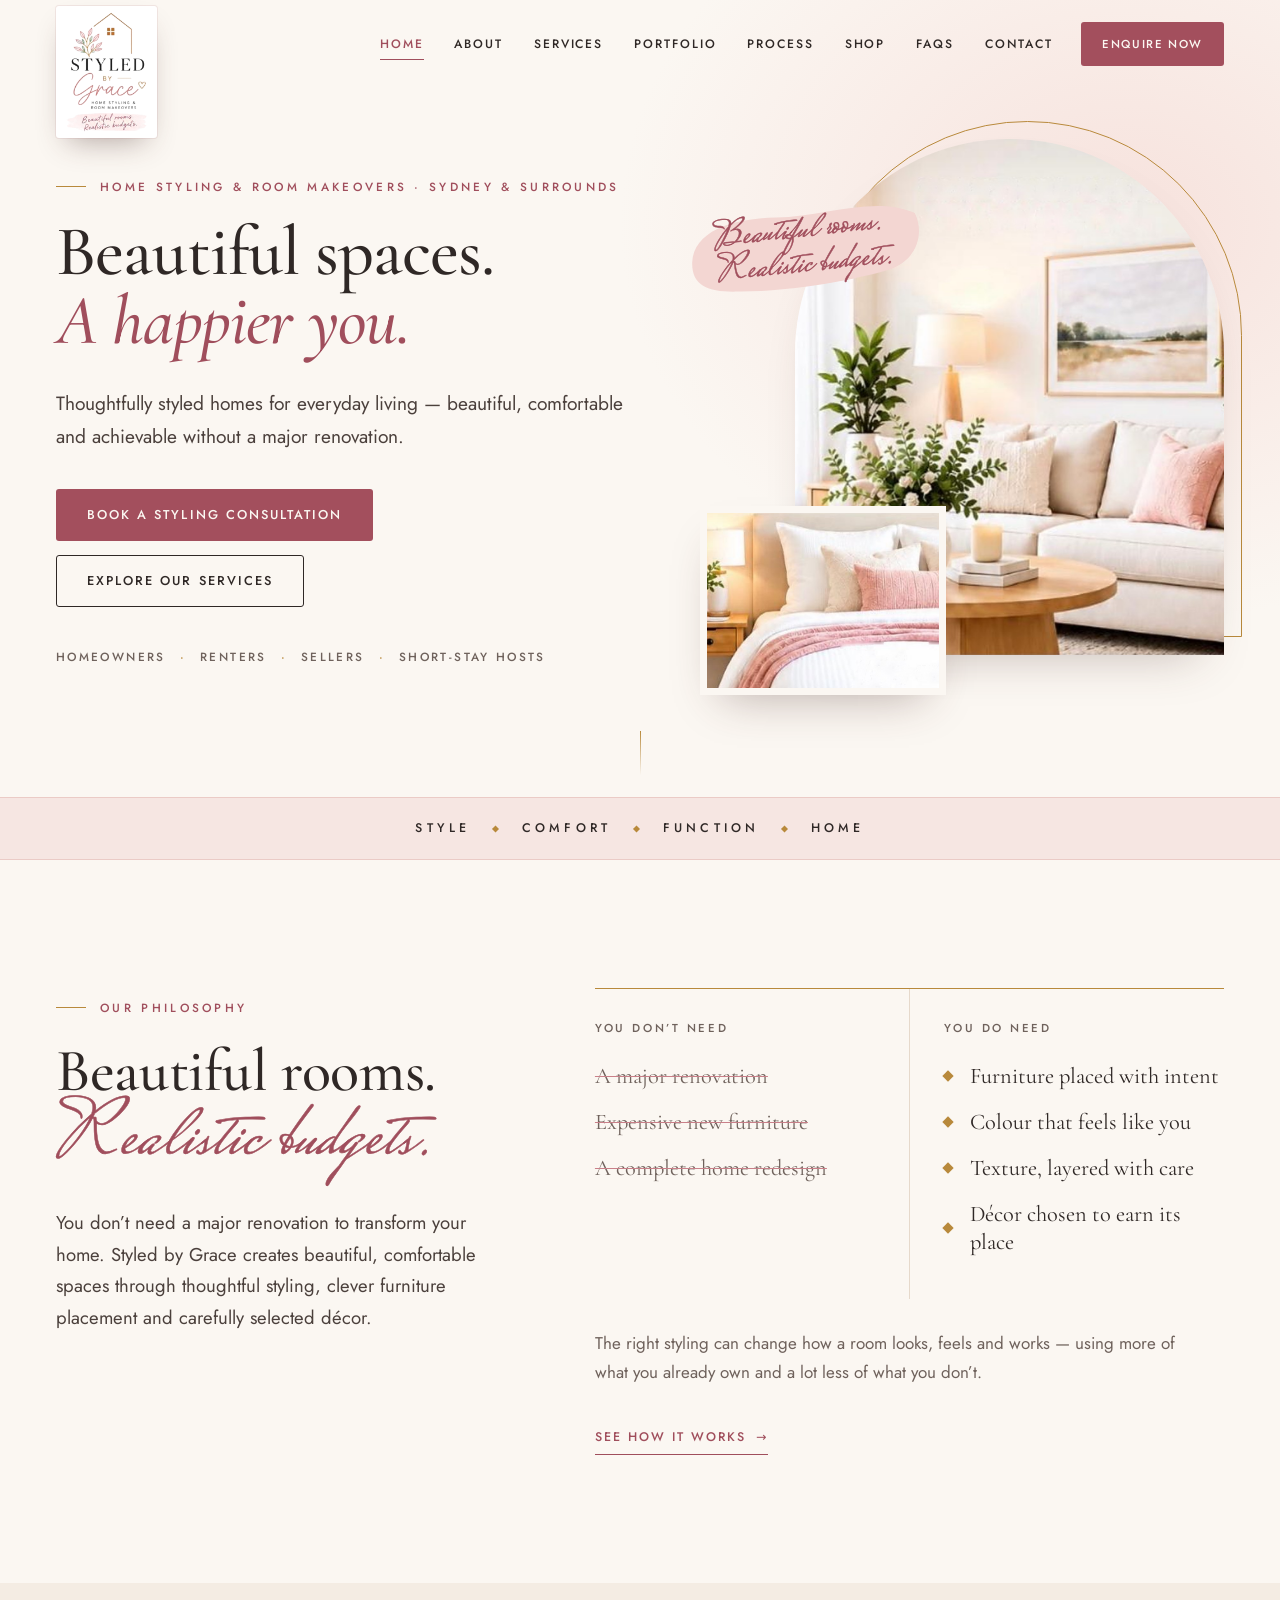
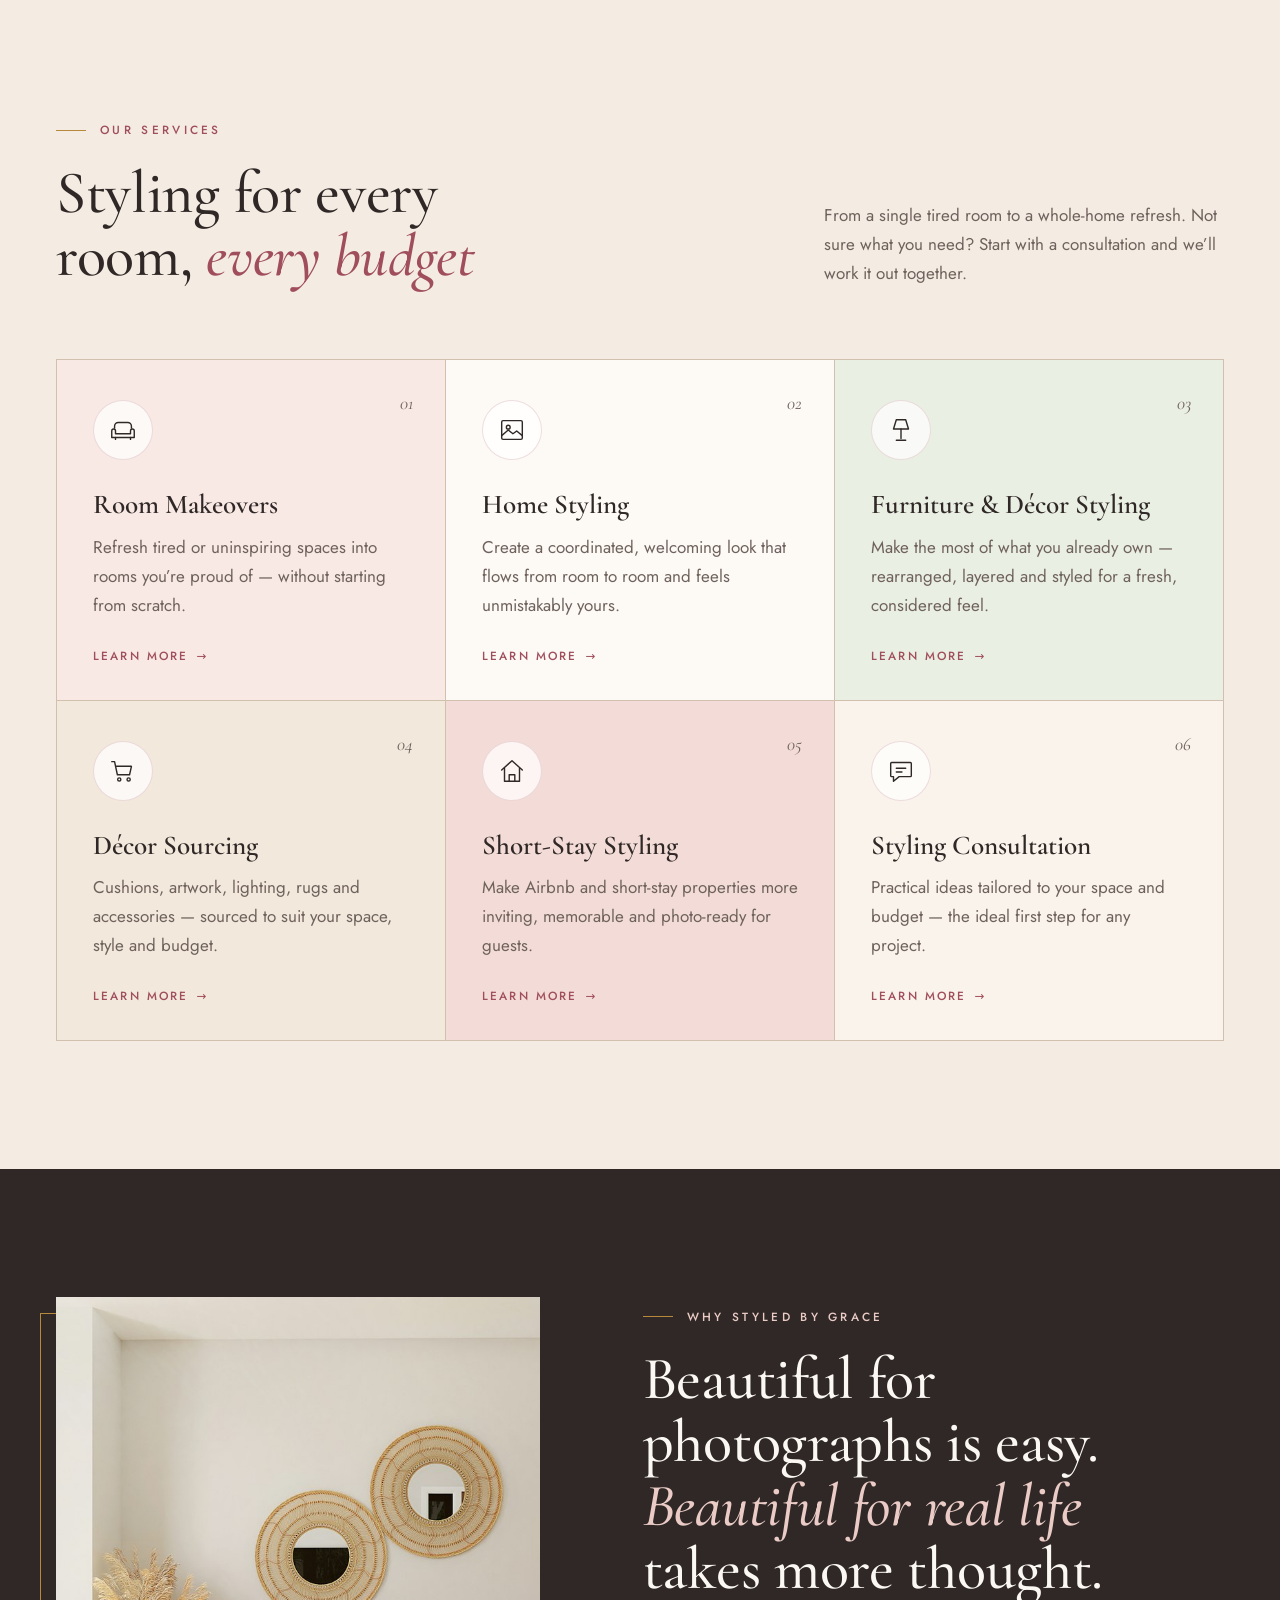
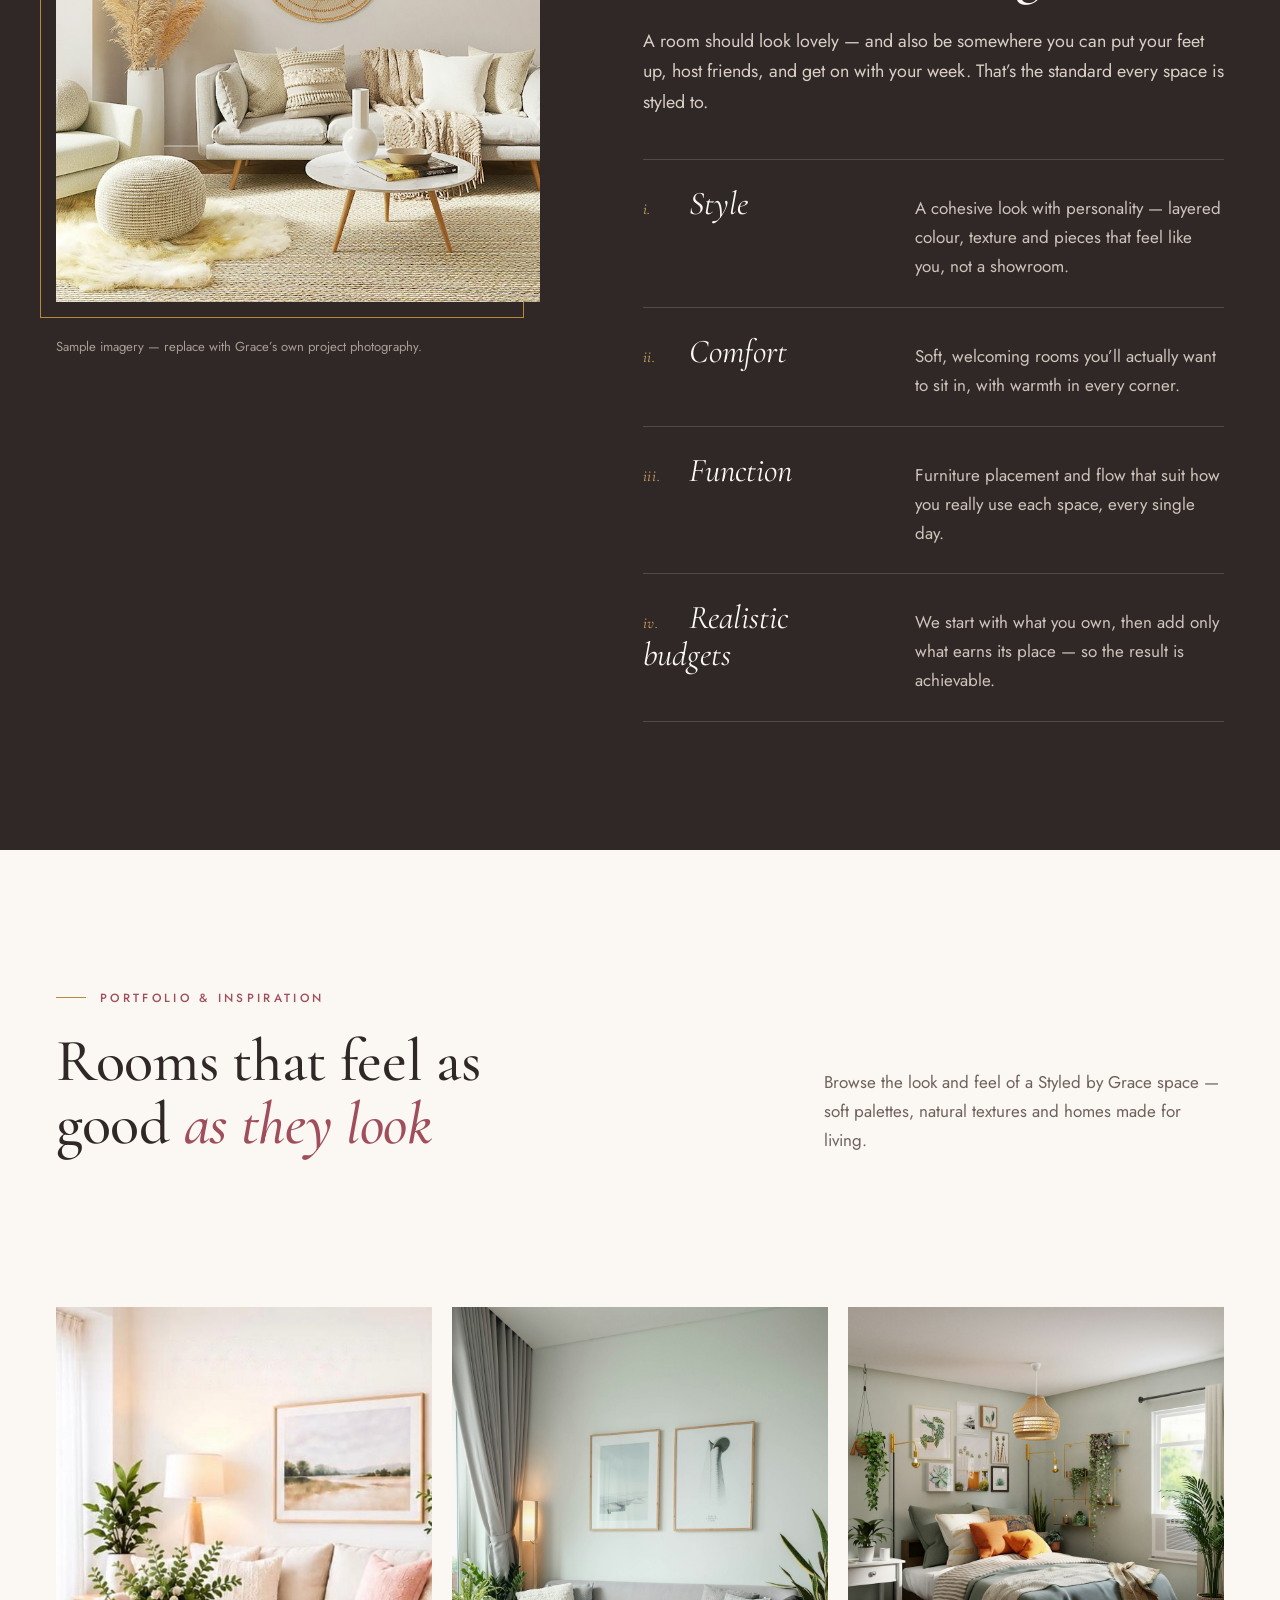
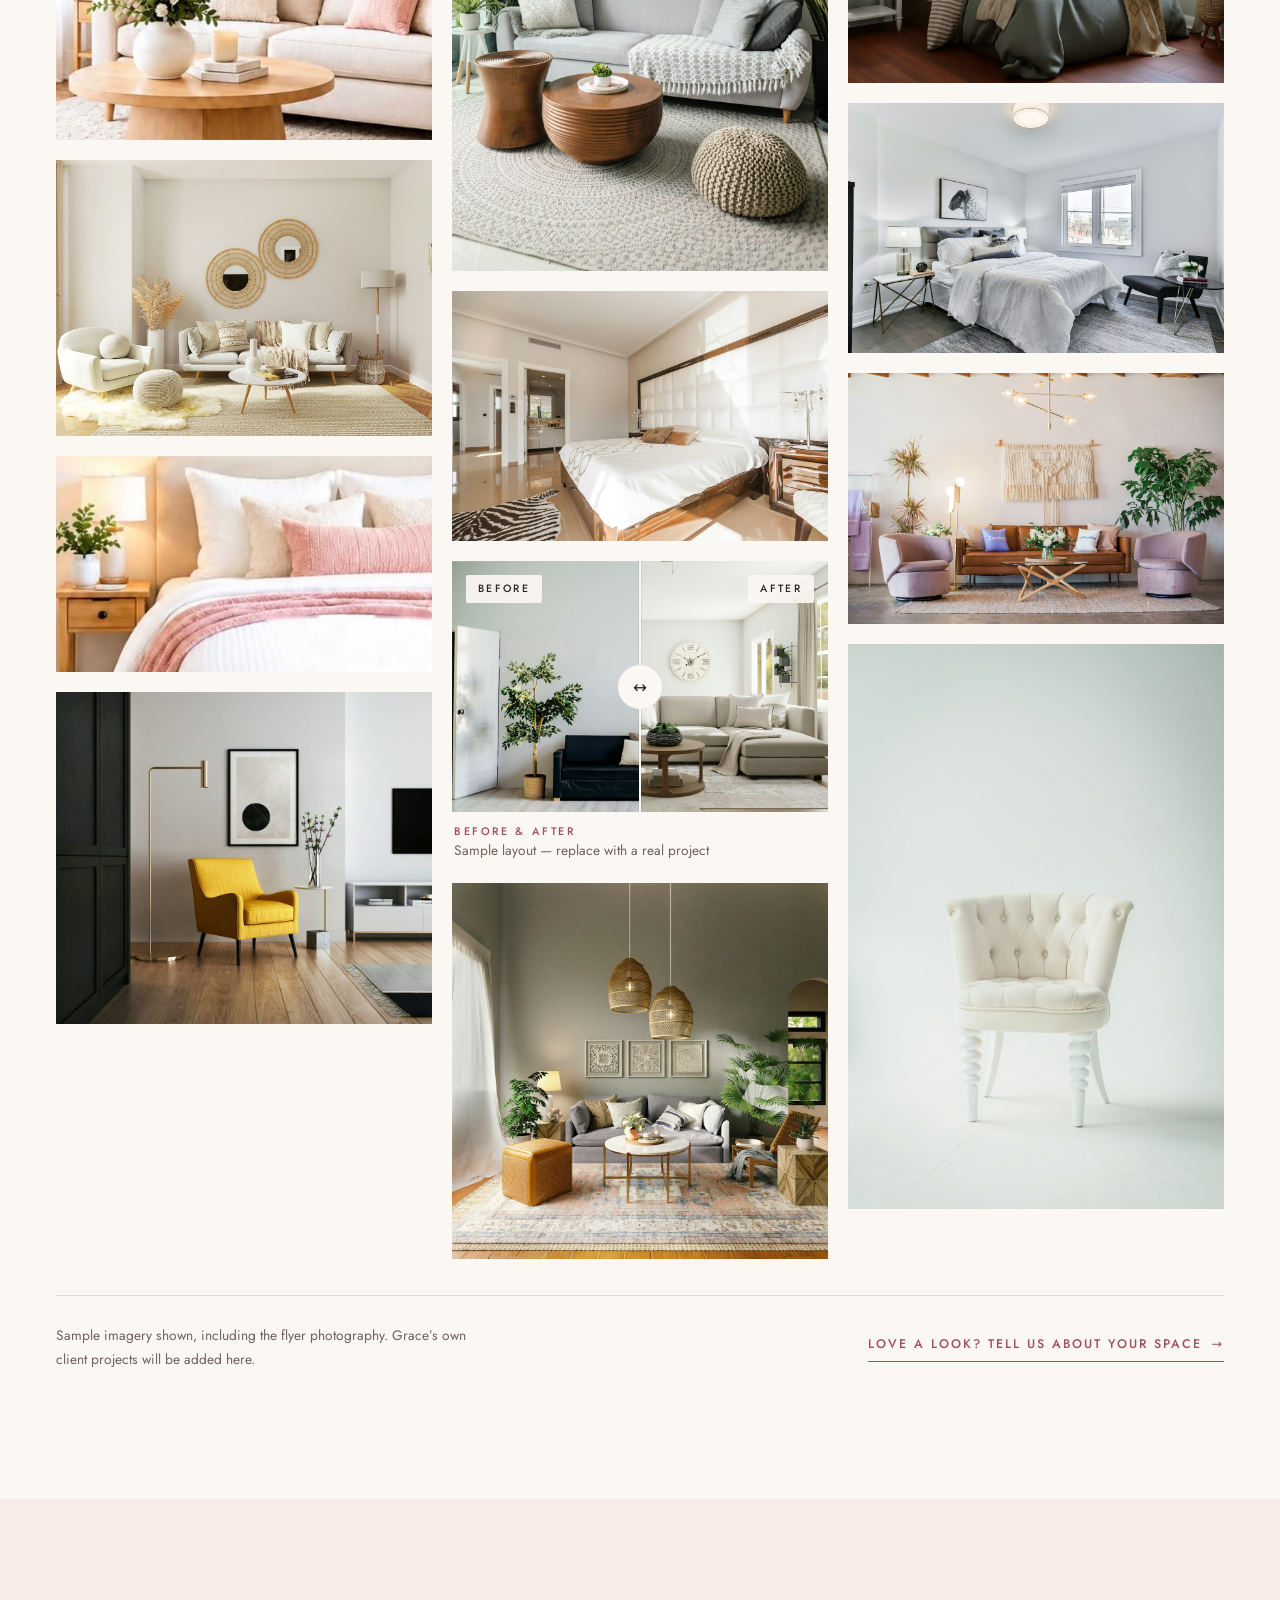
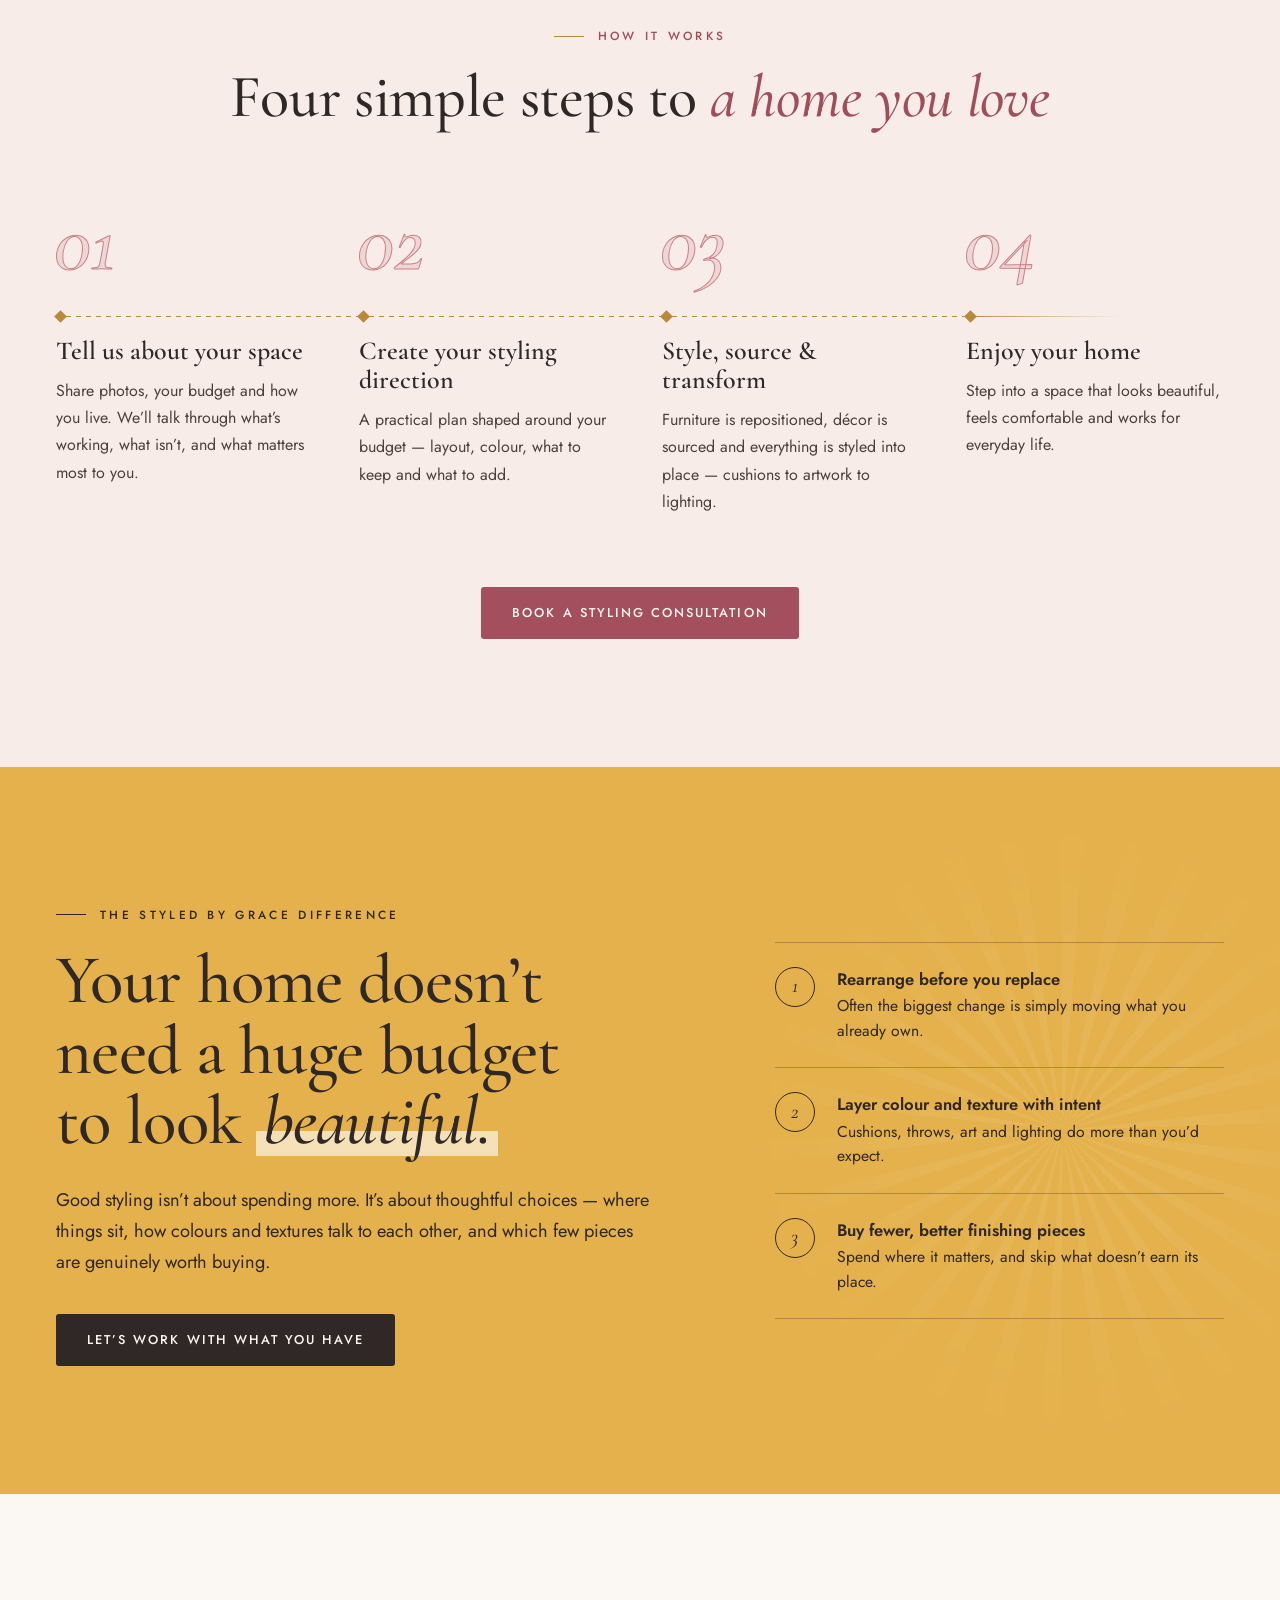
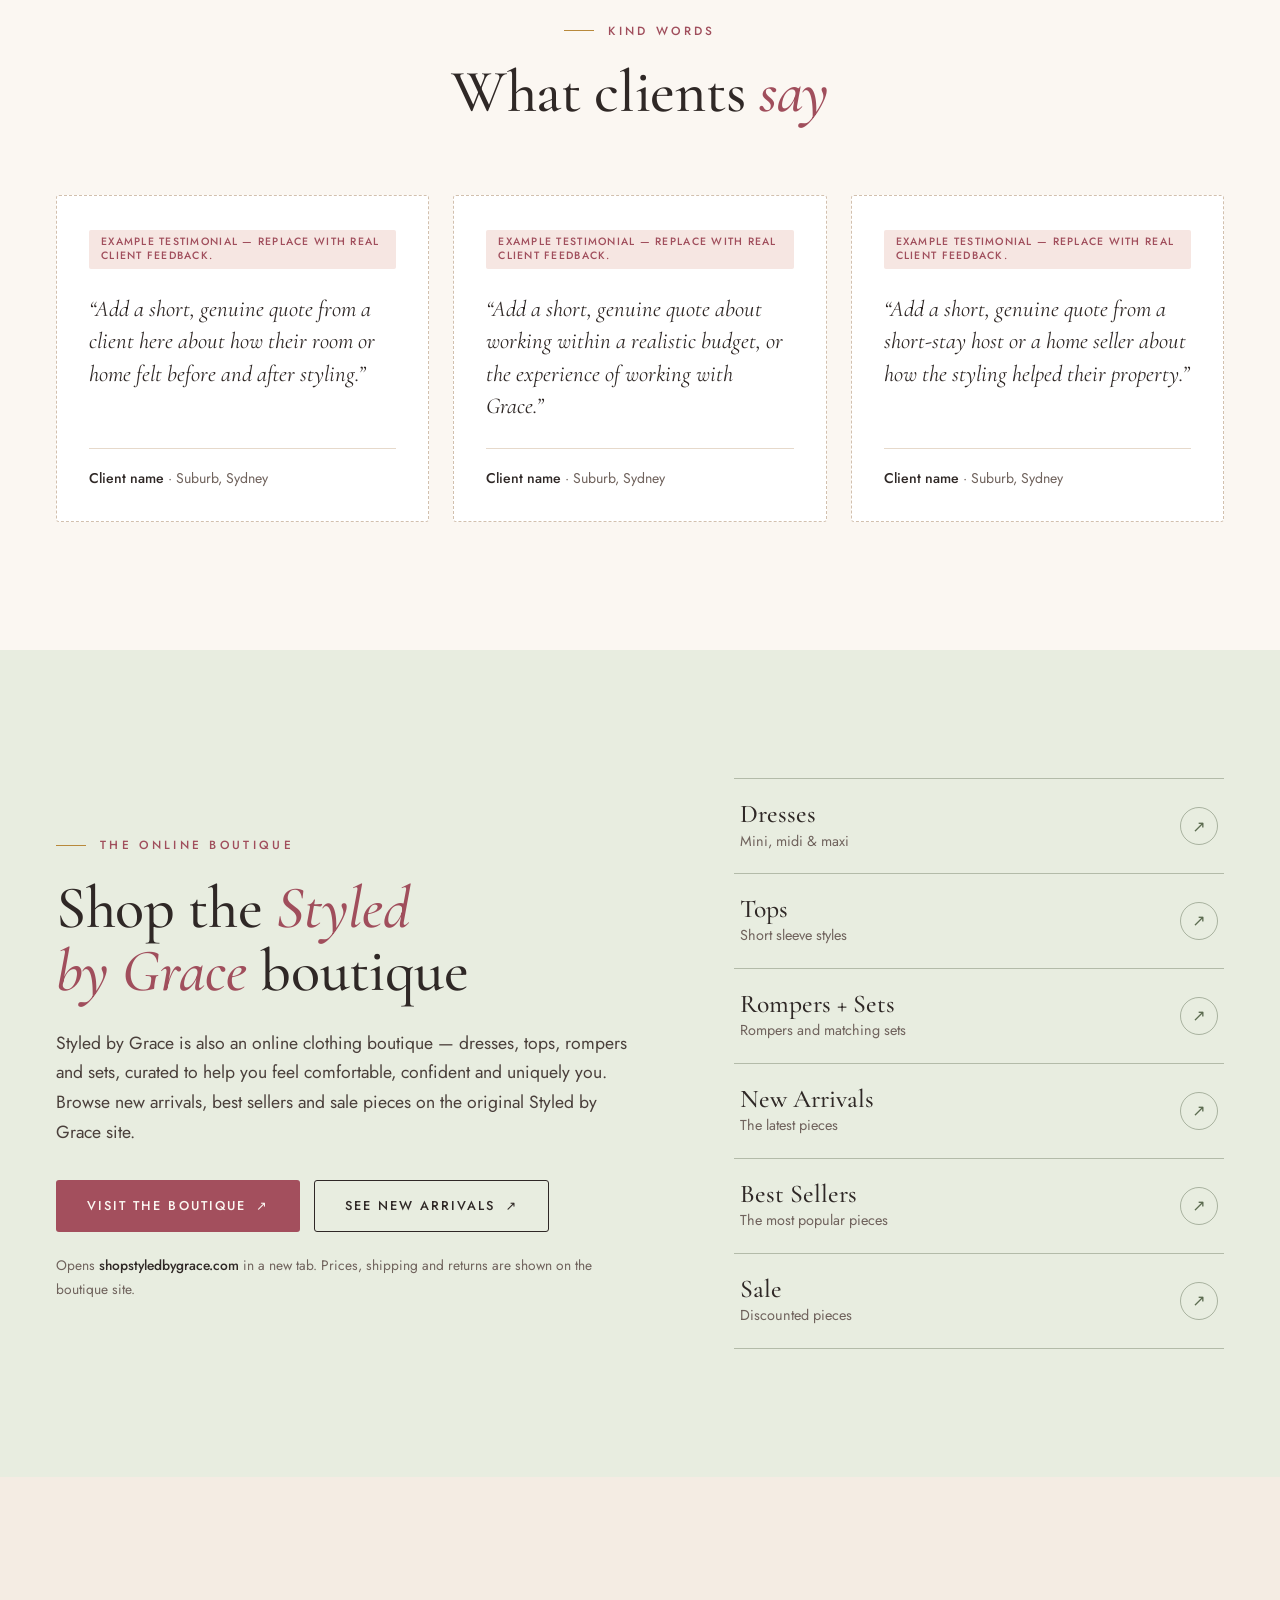
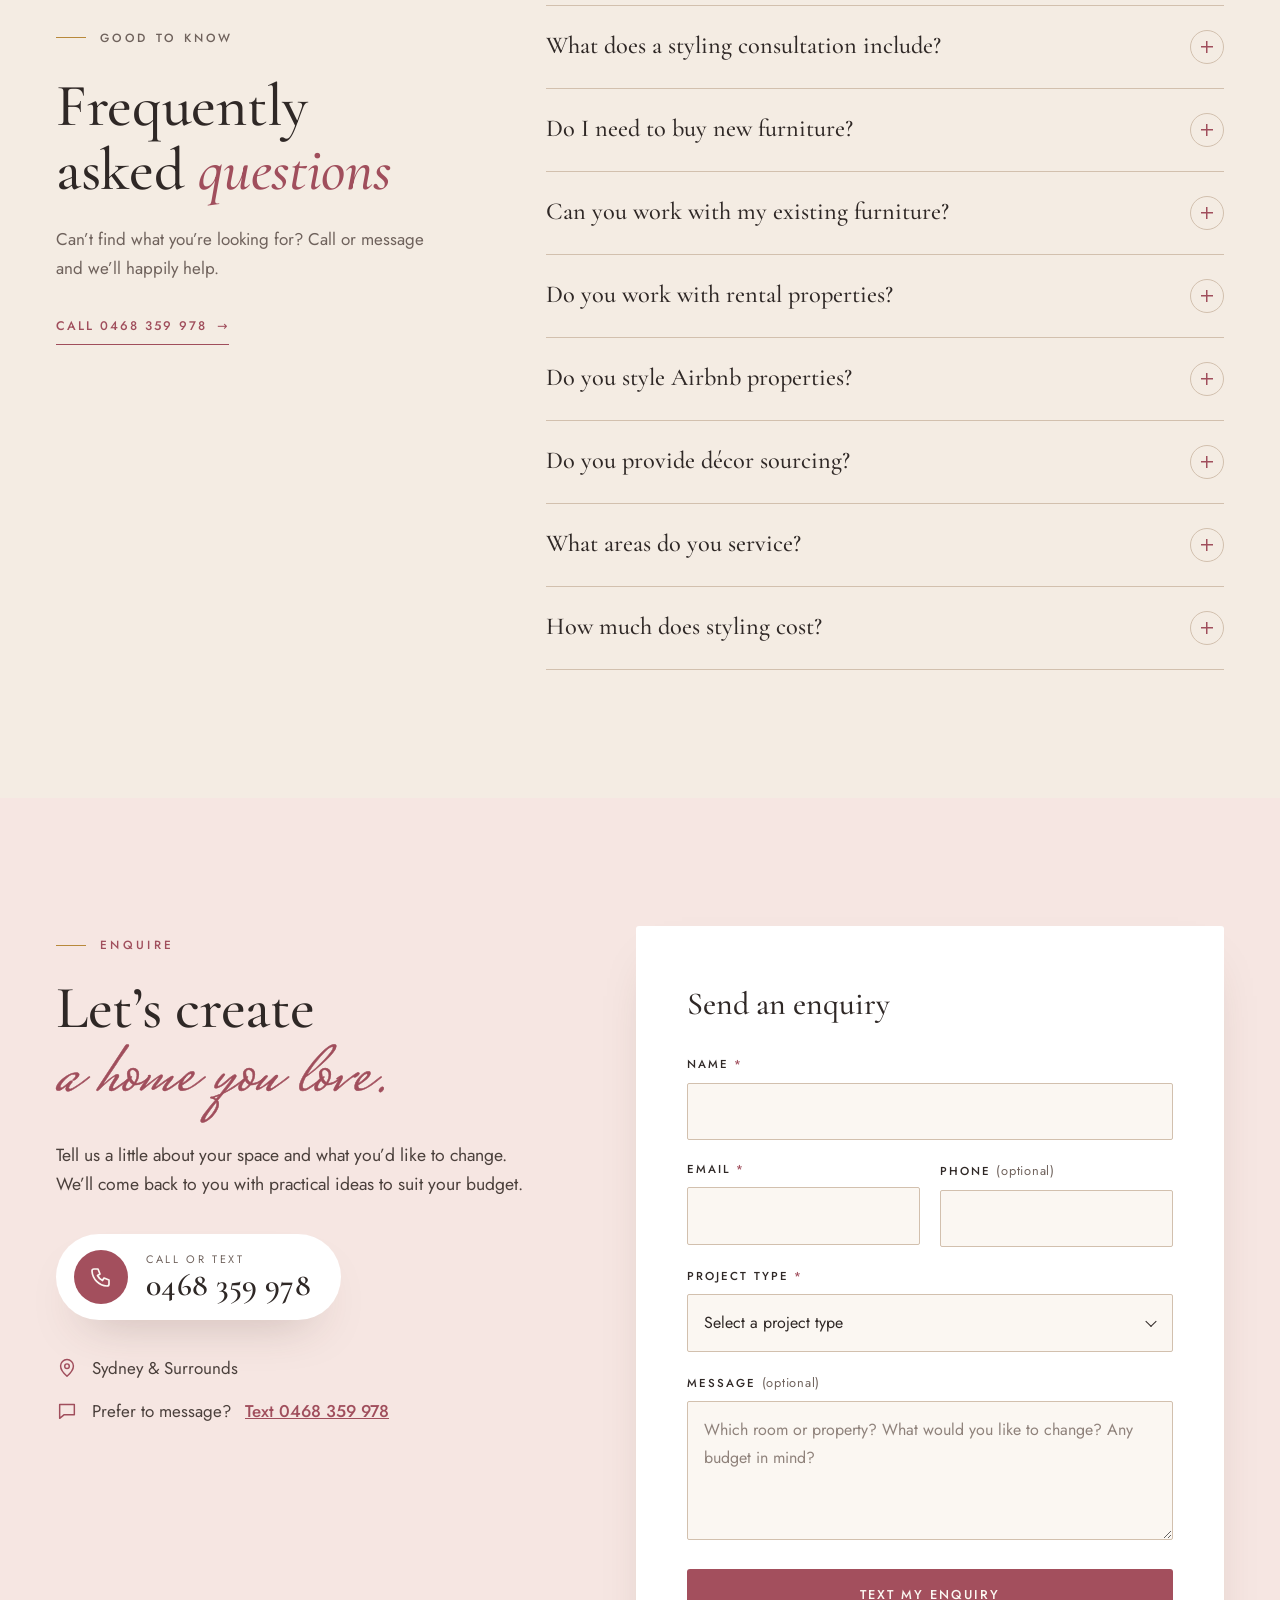
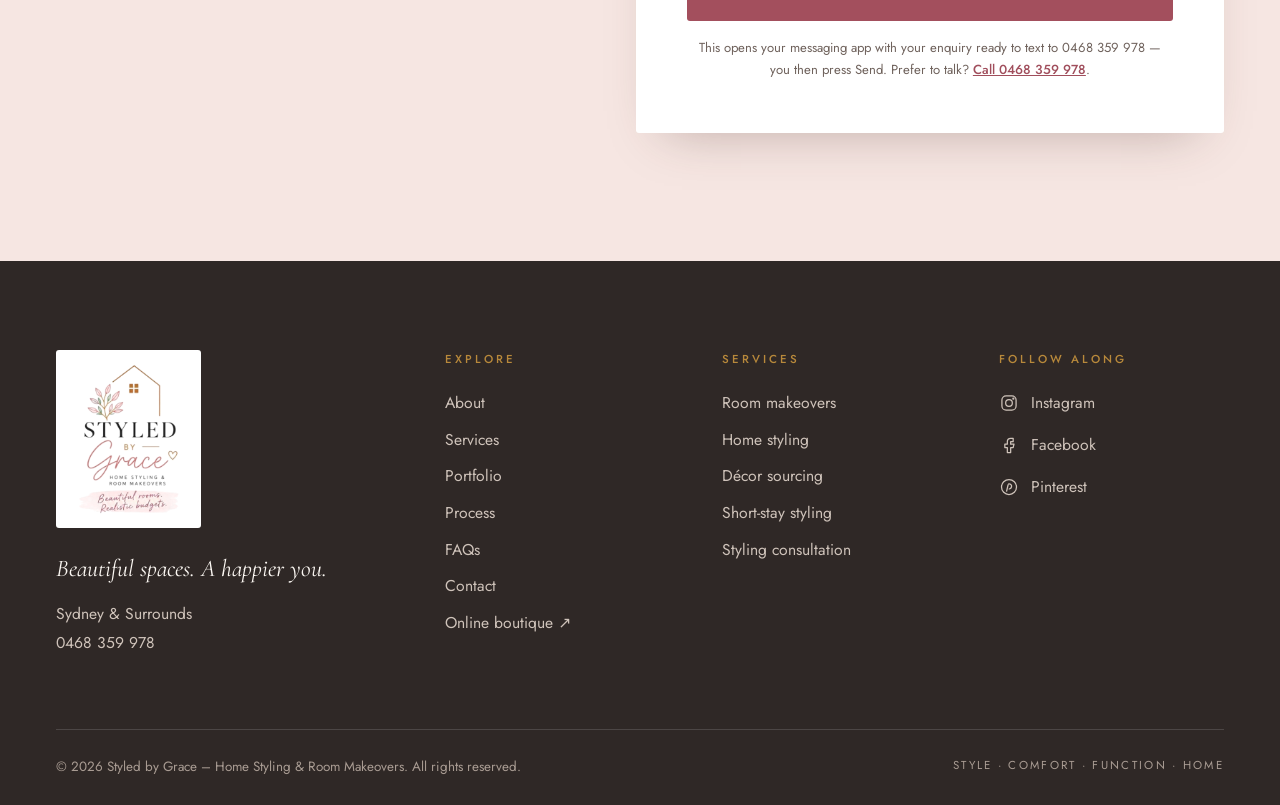
<file: index.html>
<!DOCTYPE html>
<html lang="en-AU">
<head>
  <meta charset="utf-8">
  <meta name="viewport" content="width=device-width, initial-scale=1">

  <!-- ============================================================
       SEO — edit title / description here
       ============================================================ -->
  <title>Styled by Grace | Home Styling &amp; Room Makeovers</title>
  <meta name="description" content="Styled by Grace – Home Styling &amp; Room Makeovers in Sydney &amp; Surrounds. Décor sourcing, short-stay styling and styling consultations — beautiful rooms, realistic budgets.">
  <meta name="theme-color" content="#FBF7F2">

  <!-- Open Graph / social. NOTE: once the site is live, change og:image to its full https:// URL
       (e.g. https://YOUR-NAME.github.io/YOUR-REPO/assets/img/living-room.jpg) so link previews show the photo. -->
  <meta property="og:type" content="website">
  <meta property="og:locale" content="en_AU">
  <meta property="og:site_name" content="Styled by Grace">
  <meta property="og:title" content="Styled by Grace | Home Styling &amp; Room Makeovers">
  <meta property="og:description" content="Thoughtfully styled homes for everyday living across Sydney &amp; Surrounds — room makeovers, home styling, décor sourcing and short-stay styling on realistic budgets.">
  <meta property="og:image" content="assets/img/living-room.jpg">
  <meta property="og:image:alt" content="Softly styled living room with a cream sofa, blush cushions and a round timber coffee table">
  <meta name="twitter:card" content="summary_large_image">
  <meta name="twitter:title" content="Styled by Grace | Home Styling &amp; Room Makeovers">
  <meta name="twitter:description" content="Beautiful spaces. A happier you. Room makeovers, home styling, décor sourcing and short-stay styling across Sydney &amp; Surrounds.">

  <!-- Without JavaScript the enquiry form can't work, so hide it and show the phone number instead -->
  <noscript><style>#enquiryForm { display: none; }</style></noscript>

  <link rel="icon" type="image/png" href="assets/img/favicon.png">
  <link rel="apple-touch-icon" href="assets/img/apple-touch-icon.png">

  <!-- Fonts: Cormorant Garamond (editorial headlines), Jost (body/UI), Mrs Saint Delafield (script accent only) -->
  <link rel="preconnect" href="https://fonts.googleapis.com">
  <link rel="preconnect" href="https://fonts.gstatic.com" crossorigin>
  <link rel="stylesheet" href="https://fonts.googleapis.com/css2?family=Cormorant+Garamond:ital,wght@0,400;0,500;0,600;1,400;1,500&family=Jost:wght@400;500;600&family=Mrs+Saint+Delafield&display=swap">

  <link rel="stylesheet" href="styles.css">

  <!-- Adds .js to <html> so reveal animations only apply when JavaScript is running -->
  <script>document.documentElement.classList.add('js');</script>

  <!-- Local business structured data (only facts supplied by the client) -->
  <script type="application/ld+json">
  {
    "@context": "https://schema.org",
    "@type": "ProfessionalService",
    "name": "Styled by Grace – Home Styling & Room Makeovers",
    "alternateName": "Styled by Grace",
    "description": "Home styling, room makeovers, décor sourcing, short-stay styling and styling consultations in Sydney & Surrounds.",
    "slogan": "Beautiful spaces. A happier you.",
    "sameAs": ["https://shopstyledbygrace.com/"],
    "telephone": "+61468359978",
    "areaServed": { "@type": "AdministrativeArea", "name": "Sydney & Surrounds, New South Wales, Australia" },
    "address": { "@type": "PostalAddress", "addressRegion": "NSW", "addressCountry": "AU" },
    "makesOffer": [
      { "@type": "Offer", "itemOffered": { "@type": "Service", "name": "Room makeovers" } },
      { "@type": "Offer", "itemOffered": { "@type": "Service", "name": "Home styling" } },
      { "@type": "Offer", "itemOffered": { "@type": "Service", "name": "Furniture & décor styling" } },
      { "@type": "Offer", "itemOffered": { "@type": "Service", "name": "Décor sourcing" } },
      { "@type": "Offer", "itemOffered": { "@type": "Service", "name": "Short-stay styling" } },
      { "@type": "Offer", "itemOffered": { "@type": "Service", "name": "Styling consultation" } }
    ]
  }
  </script>
</head>

<body id="top">
  <a class="skip-link" href="#main">Skip to content</a>

  <!-- ============================================================
       HEADER — compacts + gains a background after scrolling (script.js)
       ============================================================ -->
  <header class="site-header" id="siteHeader">
    <div class="container site-header__inner">
      <a class="brand" href="#top">
        <img class="brand__logo" src="assets/img/logo.png" alt="Styled by Grace – Home Styling &amp; Room Makeovers" width="282" height="420">
      </a>

      <nav class="nav" id="primaryNav" aria-label="Primary">
        <ul class="nav__list">
          <li><a href="#top" data-spy="top">Home</a></li>
          <li><a href="#about" data-spy="about">About</a></li>
          <li><a href="#services" data-spy="services">Services</a></li>
          <li><a href="#portfolio" data-spy="portfolio">Portfolio</a></li>
          <li><a href="#process" data-spy="process">Process</a></li>
          <li><a href="#shop" data-spy="shop">Shop</a></li>
          <li><a href="#faq" data-spy="faq">FAQs</a></li>
          <li><a href="#contact" data-spy="contact">Contact</a></li>
        </ul>
        <!-- Only shown inside the mobile menu -->
        <div class="nav__mobile-cta">
          <a class="btn btn--primary btn--block" href="#contact" data-project="Styling consultation">Book a Styling Consultation</a>
          <a class="nav__phone" href="tel:+61468359978">Or call 0468 359 978</a>
        </div>
      </nav>

      <a class="btn btn--primary btn--sm header-cta" href="#contact" data-project="Styling consultation">Enquire Now</a>

      <button class="menu-toggle" id="menuToggle" type="button" aria-expanded="false" aria-controls="primaryNav">
        <span class="menu-toggle__label visually-hidden">Menu</span>
        <span class="menu-toggle__bars" aria-hidden="true"><span></span><span></span></span>
      </button>
    </div>
  </header>

  <main id="main">

    <!-- ============================================================
         HERO
         ============================================================ -->
    <section class="hero" aria-labelledby="hero-title">
      <div class="container hero__grid">

        <div class="hero__copy">
          <p class="eyebrow reveal">Home styling &amp; room makeovers · Sydney &amp; Surrounds</p>
          <h1 class="hero__title reveal" id="hero-title">
            Beautiful spaces.
            <span class="hero__title-accent">A happier you.</span>
          </h1>
          <p class="hero__lead reveal">Thoughtfully styled homes for everyday living — beautiful, comfortable and achievable without a major renovation.</p>

          <div class="hero__actions reveal">
            <a class="btn btn--primary" href="#contact" data-project="Styling consultation">Book a Styling Consultation</a>
            <a class="btn btn--ghost" href="#services">Explore Our Services</a>
          </div>

          <!-- Who it's for — answers "is this for me?" in the first screen -->
          <p class="hero__for reveal">
            <span>Homeowners</span><span>Renters</span><span>Sellers</span><span>Short-stay hosts</span>
          </p>
        </div>

        <div class="hero__media reveal reveal--delay">
          <div class="hero__arch">
            <img src="assets/img/living-room.jpg" width="1086" height="1252"
                 alt="Softly styled living room with a cream sofa, blush cushions, a round timber coffee table and a white vase of greenery"
                 fetchpriority="high">
          </div>
          <div class="hero__inset">
            <img src="assets/img/bedroom.jpg" width="952" height="564"
                 alt="Calm bedroom with white linen, a blush knit throw and a timber bedside table">
          </div>
          <p class="hero__stamp"><span>Beautiful rooms.<br>Realistic budgets.</span></p>
        </div>

      </div>
      <a class="scroll-cue" href="#about" aria-label="Scroll to introduction"><span></span></a>
    </section>

    <!-- Brand values band -->
    <div class="band" aria-label="Our values">
      <ul class="band__list">
        <li>Style</li><li>Comfort</li><li>Function</li><li>Home</li>
      </ul>
    </div>

    <!-- ============================================================
         ABOUT / BRAND INTRODUCTION
         ============================================================ -->
    <section class="section intro" id="about" aria-labelledby="about-title">
      <div class="container intro__grid">
        <div class="intro__head reveal">
          <p class="eyebrow">Our philosophy</p>
          <h2 class="display" id="about-title">Beautiful rooms. <span class="script">Realistic budgets.</span></h2>
          <p class="intro__lead">You don’t need a major renovation to transform your home. Styled by Grace creates beautiful, comfortable spaces through thoughtful styling, clever furniture placement and carefully selected décor.</p>
        </div>

        <div class="intro__body reveal">
          <!-- "You don't need / You do need" — the core message as a typographic device -->
          <div class="notbut">
            <div class="notbut__col notbut__col--not">
              <p class="label">You don’t need</p>
              <ul>
                <li><s>A major renovation</s></li>
                <li><s>Expensive new furniture</s></li>
                <li><s>A complete home redesign</s></li>
              </ul>
            </div>
            <div class="notbut__col notbut__col--yes">
              <p class="label">You do need</p>
              <ul>
                <li>Furniture placed with intent</li>
                <li>Colour that feels like you</li>
                <li>Texture, layered with care</li>
                <li>Décor chosen to earn its place</li>
              </ul>
            </div>
          </div>

          <p class="intro__note">The right styling can change how a room looks, feels and works — using more of what you already own and a lot less of what you don’t.</p>
          <a class="link-arrow" href="#process">See How It Works <span aria-hidden="true">→</span></a>
        </div>
      </div>
    </section>

    <!-- ============================================================
         SERVICES — six services from the brand flyer
         data-project on each "Learn more" pre-selects the enquiry form
         ============================================================ -->
    <section class="section services" id="services" aria-labelledby="services-title">
      <div class="container">
        <div class="section-head reveal">
          <div>
            <p class="eyebrow">Our services</p>
            <h2 class="display" id="services-title">Styling for every room, <em>every budget</em></h2>
          </div>
          <p class="section-head__aside">From a single tired room to a whole-home refresh. Not sure what you need? Start with a consultation and we’ll work it out together.</p>
        </div>

        <div class="services__grid">

          <article class="svc svc--blush reveal">
            <span class="svc__no" aria-hidden="true">01</span>
            <span class="svc__icon" aria-hidden="true">
              <svg viewBox="0 0 32 32"><path d="M7 14v-2a4 4 0 0 1 4-4h10a4 4 0 0 1 4 4v2"/><path d="M4 17a2 2 0 0 1 4 0v3h16v-3a2 2 0 0 1 4 0v7H4z"/><path d="M8 24v2M24 24v2"/></svg>
            </span>
            <h3 class="svc__title">Room Makeovers</h3>
            <p class="svc__text">Refresh tired or uninspiring spaces into rooms you’re proud of — without starting from scratch.</p>
            <a class="svc__link" href="#contact" data-project="Room makeover">Learn more <span aria-hidden="true">→</span><span class="visually-hidden"> about room makeovers</span></a>
          </article>

          <article class="svc svc--ivory reveal">
            <span class="svc__no" aria-hidden="true">02</span>
            <span class="svc__icon" aria-hidden="true">
              <svg viewBox="0 0 32 32"><rect x="5" y="6" width="22" height="20" rx="1.5"/><circle cx="12" cy="13" r="2"/><path d="M5 22l7-6 5 4 4-3 6 5"/></svg>
            </span>
            <h3 class="svc__title">Home Styling</h3>
            <p class="svc__text">Create a coordinated, welcoming look that flows from room to room and feels unmistakably yours.</p>
            <a class="svc__link" href="#contact" data-project="Home styling">Learn more <span aria-hidden="true">→</span><span class="visually-hidden"> about home styling</span></a>
          </article>

          <article class="svc svc--sage reveal">
            <span class="svc__no" aria-hidden="true">03</span>
            <span class="svc__icon" aria-hidden="true">
              <svg viewBox="0 0 32 32"><path d="M11 5h10l3 10H8z"/><path d="M16 15v10"/><path d="M11 27h10"/></svg>
            </span>
            <h3 class="svc__title">Furniture &amp; Décor Styling</h3>
            <p class="svc__text">Make the most of what you already own — rearranged, layered and styled for a fresh, considered feel.</p>
            <a class="svc__link" href="#contact" data-project="Home styling">Learn more <span aria-hidden="true">→</span><span class="visually-hidden"> about furniture and décor styling</span></a>
          </article>

          <article class="svc svc--sand reveal">
            <span class="svc__no" aria-hidden="true">04</span>
            <span class="svc__icon" aria-hidden="true">
              <svg viewBox="0 0 32 32"><path d="M4 6h3l3 14h13l2-9H9"/><circle cx="12" cy="25" r="1.7"/><circle cx="22" cy="25" r="1.7"/></svg>
            </span>
            <h3 class="svc__title">Décor Sourcing</h3>
            <p class="svc__text">Cushions, artwork, lighting, rugs and accessories — sourced to suit your space, style and budget.</p>
            <a class="svc__link" href="#contact" data-project="Décor sourcing">Learn more <span aria-hidden="true">→</span><span class="visually-hidden"> about décor sourcing</span></a>
          </article>

          <article class="svc svc--rose reveal">
            <span class="svc__no" aria-hidden="true">05</span>
            <span class="svc__icon" aria-hidden="true">
              <svg viewBox="0 0 32 32"><path d="M5 15L16 5l11 10"/><path d="M8 13v14h16V13"/><path d="M13 27v-7h6v7"/></svg>
            </span>
            <h3 class="svc__title">Short-Stay Styling</h3>
            <p class="svc__text">Make Airbnb and short-stay properties more inviting, memorable and photo-ready for guests.</p>
            <a class="svc__link" href="#contact" data-project="Short-stay styling">Learn more <span aria-hidden="true">→</span><span class="visually-hidden"> about short-stay styling</span></a>
          </article>

          <article class="svc svc--cream reveal">
            <span class="svc__no" aria-hidden="true">06</span>
            <span class="svc__icon" aria-hidden="true">
              <svg viewBox="0 0 32 32"><path d="M6 7h20a1 1 0 0 1 1 1v13a1 1 0 0 1-1 1H14l-6 5v-5H6a1 1 0 0 1-1-1V8a1 1 0 0 1 1-1z"/><path d="M11 13h10M11 17h6"/></svg>
            </span>
            <h3 class="svc__title">Styling Consultation</h3>
            <p class="svc__text">Practical ideas tailored to your space and budget — the ideal first step for any project.</p>
            <a class="svc__link" href="#contact" data-project="Styling consultation">Learn more <span aria-hidden="true">→</span><span class="visually-hidden"> about styling consultations</span></a>
          </article>

        </div>
      </div>
    </section>

    <!-- ============================================================
         WHY STYLED BY GRACE — dark editorial section
         ============================================================ -->
    <section class="section why" id="why" aria-labelledby="why-title">
      <div class="container why__grid">

        <div class="why__media reveal">
          <div class="why__frame">
            <!-- Placeholder image: replace with your own photography -->
            <img src="assets/gallery/living-cream.jpg" width="1200" height="879" loading="lazy"
                 alt="Bright living room with a cream sofa, woven mirrors, dried grasses and a sheepskin rug">
          </div>
          <p class="why__caption">Sample imagery — replace with Grace’s own project photography.</p>
        </div>

        <div class="why__content">
          <p class="eyebrow eyebrow--light reveal">Why Styled by Grace</p>
          <h2 class="display display--light reveal" id="why-title">Beautiful for photographs is easy. <em>Beautiful for real life</em> takes more thought.</h2>
          <p class="why__lead reveal">A room should look lovely — and also be somewhere you can put your feet up, host friends, and get on with your week. That’s the standard every space is styled to.</p>

          <dl class="principles">
            <div class="principle reveal">
              <dt><span class="principle__no">i.</span> Style</dt>
              <dd>A cohesive look with personality — layered colour, texture and pieces that feel like you, not a showroom.</dd>
            </div>
            <div class="principle reveal">
              <dt><span class="principle__no">ii.</span> Comfort</dt>
              <dd>Soft, welcoming rooms you’ll actually want to sit in, with warmth in every corner.</dd>
            </div>
            <div class="principle reveal">
              <dt><span class="principle__no">iii.</span> Function</dt>
              <dd>Furniture placement and flow that suit how you really use each space, every single day.</dd>
            </div>
            <div class="principle reveal">
              <dt><span class="principle__no">iv.</span> Realistic budgets</dt>
              <dd>We start with what you own, then add only what earns its place — so the result is achievable.</dd>
            </div>
          </dl>
        </div>

      </div>
    </section>

    <!-- ============================================================
         PORTFOLIO / INSPIRATION
         To swap images: replace the files in assets/gallery/ (keep names) or edit src + alt.
         Categories: data-cat="living bedrooms styling stay decor ba" (space separated, can combine)
         ============================================================ -->
    <section class="section portfolio" id="portfolio" aria-labelledby="portfolio-title">
      <div class="container">
        <div class="section-head reveal">
          <div>
            <p class="eyebrow">Portfolio &amp; inspiration</p>
            <h2 class="display" id="portfolio-title">Rooms that feel as good <em>as they look</em></h2>
          </div>
          <p class="section-head__aside">Browse the look and feel of a Styled by Grace space — soft palettes, natural textures and homes made for living.</p>
        </div>

        <div class="filters reveal" role="group" aria-label="Filter portfolio by category">
          <button class="chip is-active" type="button" data-filter="all" aria-pressed="true">All</button>
          <button class="chip" type="button" data-filter="living" aria-pressed="false">Living Rooms</button>
          <button class="chip" type="button" data-filter="bedrooms" aria-pressed="false">Bedrooms</button>
          <button class="chip" type="button" data-filter="styling" aria-pressed="false">Styling</button>
          <button class="chip" type="button" data-filter="stay" aria-pressed="false">Short-Stay</button>
          <button class="chip" type="button" data-filter="decor" aria-pressed="false">Décor</button>
          <button class="chip" type="button" data-filter="ba" aria-pressed="false">Before &amp; After</button>
        </div>

        <div class="gallery" id="gallery">

          <figure class="tile" data-cat="living styling">
            <button class="tile__btn" type="button" aria-label="View larger: Living room styling">
              <img src="assets/img/living-room.jpg" width="1086" height="1252" loading="lazy"
                   alt="Softly styled living room with a cream sofa, blush cushions and a round timber coffee table">
              <span class="tile__cap"><b>Living Rooms</b> Cream, blush &amp; timber</span>
            </button>
          </figure>

          <figure class="tile" data-cat="living styling">
            <button class="tile__btn" type="button" aria-label="View larger: Layered neutral living room">
              <img src="assets/gallery/living-cream.jpg" width="1200" height="879" loading="lazy"
                   alt="Bright living room with a cream sofa, woven mirrors, dried grasses and a sheepskin rug">
              <span class="tile__cap"><b>Living Rooms</b> Layered neutrals</span>
            </button>
          </figure>

          <figure class="tile" data-cat="bedrooms decor">
            <button class="tile__btn" type="button" aria-label="View larger: Bedroom styling">
              <img src="assets/img/bedroom.jpg" width="952" height="564" loading="lazy"
                   alt="Calm bedroom with white linen, a blush knit throw and a timber bedside table">
              <span class="tile__cap"><b>Bedrooms</b> Soft linen &amp; blush</span>
            </button>
          </figure>

          <figure class="tile" data-cat="decor">
            <button class="tile__btn" type="button" aria-label="View larger: Décor detail with yellow armchair">
              <img src="assets/gallery/decor-chair-yellow.jpg" width="1000" height="882" loading="lazy"
                   alt="Mustard armchair beside a brass floor lamp and framed abstract artwork">
              <span class="tile__cap"><b>Décor</b> A single colour moment</span>
            </button>
          </figure>

          <figure class="tile" data-cat="living">
            <button class="tile__btn" type="button" aria-label="View larger: Calm living room">
              <img src="assets/gallery/living-soft.jpg" width="1100" height="1650" loading="lazy"
                   alt="Pale living room with a soft grey sofa, a textured pouf and a round timber coffee table">
              <span class="tile__cap"><b>Living Rooms</b> Quiet &amp; textural</span>
            </button>
          </figure>

          <figure class="tile" data-cat="stay bedrooms">
            <button class="tile__btn" type="button" aria-label="View larger: Short-stay bedroom">
              <img src="assets/gallery/stay-hotel.jpg" width="1200" height="800" loading="lazy"
                   alt="Light, hotel-style bedroom with crisp white bedding">
              <span class="tile__cap"><b>Short-Stay</b> Guest-ready bedroom</span>
            </button>
          </figure>

          <!-- Before & After slider — PLACEHOLDER PAIR, replace both images with a real project -->
          <figure class="tile tile--ba" data-cat="ba">
            <div class="ba" data-ba>
              <img class="ba__after" src="assets/gallery/after-sample.jpg" width="1200" height="675" loading="lazy"
                   alt="After: airy living room with a light sectional and round coffee table">
              <div class="ba__before-wrap">
                <img class="ba__before" src="assets/gallery/before-sample.jpg" width="1200" height="801" loading="lazy"
                     alt="Before: sparsely furnished room with a small black sofa and white drawers">
              </div>
              <span class="ba__label ba__label--before">Before</span>
              <span class="ba__label ba__label--after">After</span>
              <span class="ba__handle" aria-hidden="true"></span>
              <input class="ba__range" type="range" min="0" max="100" value="50" aria-label="Drag to compare before and after">
            </div>
            <figcaption class="tile__cap tile__cap--static"><b>Before &amp; After</b> Sample layout — replace with a real project</figcaption>
          </figure>

          <figure class="tile" data-cat="decor living">
            <button class="tile__btn" type="button" aria-label="View larger: Rattan lighting and layered rug">
              <img src="assets/gallery/decor-rattan.jpg" width="1100" height="1100" loading="lazy"
                   alt="Living room with rattan pendant lights, a mustard pouf and a layered vintage-style rug">
              <span class="tile__cap"><b>Décor</b> Lighting, rugs &amp; layers</span>
            </button>
          </figure>

          <figure class="tile" data-cat="bedrooms styling">
            <button class="tile__btn" type="button" aria-label="View larger: Sage bedroom styling">
              <img src="assets/gallery/bedroom-sage.jpg" width="1100" height="1100" loading="lazy"
                   alt="Bedroom with sage bedding, rust cushions, hanging plants and a gallery wall">
              <span class="tile__cap"><b>Bedrooms</b> Sage &amp; warm accents</span>
            </button>
          </figure>

          <figure class="tile" data-cat="stay bedrooms">
            <button class="tile__btn" type="button" aria-label="View larger: Bright short-stay bedroom">
              <img src="assets/gallery/stay-bright.jpg" width="1200" height="800" loading="lazy"
                   alt="Calm white bedroom with a soft grey rug and a black accent bench">
              <span class="tile__cap"><b>Short-Stay</b> Fresh, photo-ready</span>
            </button>
          </figure>

          <figure class="tile" data-cat="living decor">
            <button class="tile__btn" type="button" aria-label="View larger: Living room with blush armchairs">
              <img src="assets/gallery/living-blush.jpg" width="1200" height="800" loading="lazy"
                   alt="Living room with a tan sofa, blush armchairs, layered plants and a macramé wall hanging">
              <span class="tile__cap"><b>Living Rooms</b> Blush &amp; leather</span>
            </button>
          </figure>

          <figure class="tile" data-cat="decor styling">
            <button class="tile__btn" type="button" aria-label="View larger: Décor vignette">
              <img src="assets/gallery/decor-chair-white.jpg" width="1000" height="1502" loading="lazy"
                   alt="Cream tufted chair against a soft pale wall">
              <span class="tile__cap"><b>Décor</b> The finishing piece</span>
            </button>
          </figure>

        </div>

        <p class="gallery__empty" id="galleryEmpty" hidden>Nothing in this category yet — check back soon.</p>

        <div class="portfolio__foot reveal">
          <p class="portfolio__note">Sample imagery shown, including the flyer photography. Grace’s own client projects will be added here.</p>
          <a class="link-arrow" href="#contact" data-project="Home styling">Love a look? Tell us about your space <span aria-hidden="true">→</span></a>
        </div>
      </div>
    </section>

    <!-- ============================================================
         PROCESS
         ============================================================ -->
    <section class="section process" id="process" aria-labelledby="process-title">
      <div class="container">
        <div class="section-head section-head--center reveal">
          <p class="eyebrow">How it works</p>
          <h2 class="display" id="process-title">Four simple steps to <em>a home you love</em></h2>
        </div>

        <ol class="steps">
          <li class="step reveal">
            <span class="step__no" aria-hidden="true">01</span>
            <h3 class="step__title">Tell us about your space</h3>
            <p>Share photos, your budget and how you live. We’ll talk through what’s working, what isn’t, and what matters most to you.</p>
          </li>
          <li class="step reveal">
            <span class="step__no" aria-hidden="true">02</span>
            <h3 class="step__title">Create your styling direction</h3>
            <p>A practical plan shaped around your budget — layout, colour, what to keep and what to add.</p>
          </li>
          <li class="step reveal">
            <span class="step__no" aria-hidden="true">03</span>
            <h3 class="step__title">Style, source &amp; transform</h3>
            <p>Furniture is repositioned, décor is sourced and everything is styled into place — cushions to artwork to lighting.</p>
          </li>
          <li class="step reveal">
            <span class="step__no" aria-hidden="true">04</span>
            <h3 class="step__title">Enjoy your home</h3>
            <p>Step into a space that looks beautiful, feels comfortable and works for everyday life.</p>
          </li>
        </ol>

        <div class="process__cta reveal">
          <a class="btn btn--primary" href="#contact" data-project="Styling consultation">Book a Styling Consultation</a>
        </div>
      </div>
    </section>

    <!-- ============================================================
         BUDGET MESSAGE — honey tone nods to the "huge budget" social card
         ============================================================ -->
    <section class="budget" aria-labelledby="budget-title">
      <div class="container budget__grid">
        <div class="budget__main reveal">
          <p class="eyebrow eyebrow--dark">The Styled by Grace difference</p>
          <h2 class="budget__title" id="budget-title">Your home doesn’t need a huge budget to look <em>beautiful.</em></h2>
          <p class="budget__lead">Good styling isn’t about spending more. It’s about thoughtful choices — where things sit, how colours and textures talk to each other, and which few pieces are genuinely worth buying.</p>
          <a class="btn btn--dark" href="#contact" data-project="Styling consultation">Let’s Work With What You Have</a>
        </div>

        <ul class="budget__moves reveal">
          <li><span>1</span><div><strong>Rearrange before you replace</strong>Often the biggest change is simply moving what you already own.</div></li>
          <li><span>2</span><div><strong>Layer colour and texture with intent</strong>Cushions, throws, art and lighting do more than you’d expect.</div></li>
          <li><span>3</span><div><strong>Buy fewer, better finishing pieces</strong>Spend where it matters, and skip what doesn’t earn its place.</div></li>
        </ul>
      </div>
    </section>

    <!-- ============================================================
         TESTIMONIALS — PLACEHOLDERS. Replace text, name and suburb, then delete the "tag" line.
         ============================================================ -->
    <section class="section testimonials" aria-labelledby="testimonials-title">
      <div class="container">
        <div class="section-head section-head--center reveal">
          <p class="eyebrow">Kind words</p>
          <h2 class="display" id="testimonials-title">What clients <em>say</em></h2>
        </div>

        <div class="quotes">
          <figure class="quote reveal">
            <p class="quote__tag">Example testimonial — replace with real client feedback.</p>
            <blockquote><p>“Add a short, genuine quote from a client here about how their room or home felt before and after styling.”</p></blockquote>
            <figcaption><b>Client name</b> · Suburb, Sydney</figcaption>
          </figure>
          <figure class="quote reveal">
            <p class="quote__tag">Example testimonial — replace with real client feedback.</p>
            <blockquote><p>“Add a short, genuine quote about working within a realistic budget, or the experience of working with Grace.”</p></blockquote>
            <figcaption><b>Client name</b> · Suburb, Sydney</figcaption>
          </figure>
          <figure class="quote reveal">
            <p class="quote__tag">Example testimonial — replace with real client feedback.</p>
            <blockquote><p>“Add a short, genuine quote from a short-stay host or a home seller about how the styling helped their property.”</p></blockquote>
            <figcaption><b>Client name</b> · Suburb, Sydney</figcaption>
          </figure>
        </div>
      </div>
    </section>

    <!-- ============================================================
         ONLINE BOUTIQUE — cross-link to the original Styled by Grace shop (https://shopstyledbygrace.com/).
         The wording comes from that site itself ("online boutique", "clothing"). Only collections that are
         live on the shop are linked (its own menu also lists some that currently 404 — those are left out).
         Opens in a new tab so visitors don't lose this page. Update the links here if the shop's collections change.
         ============================================================ -->
    <section class="section shop" id="shop" aria-labelledby="shop-title">
      <div class="container shop__grid">

        <div class="shop__intro reveal">
          <p class="eyebrow">The online boutique</p>
          <h2 class="display" id="shop-title">Shop the <em>Styled by Grace</em> boutique</h2>
          <p class="shop__lead">Styled by Grace is also an online clothing boutique — dresses, tops, rompers and sets, curated to help you feel comfortable, confident and uniquely you. Browse new arrivals, best sellers and sale pieces on the original Styled by Grace site.</p>

          <div class="shop__actions">
            <a class="btn btn--primary" href="https://shopstyledbygrace.com/" target="_blank" rel="noopener">Visit the Boutique <span aria-hidden="true">↗</span><span class="visually-hidden"> (opens shopstyledbygrace.com in a new tab)</span></a>
            <a class="btn btn--ghost" href="https://shopstyledbygrace.com/collections/new-arrivals" target="_blank" rel="noopener">See New Arrivals <span aria-hidden="true">↗</span><span class="visually-hidden"> (opens in a new tab)</span></a>
          </div>
          <p class="shop__note">Opens <strong>shopstyledbygrace.com</strong> in a new tab. Prices, shipping and returns are shown on the boutique site.</p>
        </div>

        <ul class="shop__list reveal" aria-label="Boutique collections">
          <li><a href="https://shopstyledbygrace.com/collections/dresses-2" target="_blank" rel="noopener"><span class="shop__name">Dresses</span><span class="shop__desc">Mini, midi &amp; maxi</span><span class="shop__go" aria-hidden="true">↗</span><span class="visually-hidden">(opens in a new tab)</span></a></li>
          <li><a href="https://shopstyledbygrace.com/collections/tops" target="_blank" rel="noopener"><span class="shop__name">Tops</span><span class="shop__desc">Short sleeve styles</span><span class="shop__go" aria-hidden="true">↗</span><span class="visually-hidden">(opens in a new tab)</span></a></li>
          <li><a href="https://shopstyledbygrace.com/collections/rompers-sets" target="_blank" rel="noopener"><span class="shop__name">Rompers + Sets</span><span class="shop__desc">Rompers and matching sets</span><span class="shop__go" aria-hidden="true">↗</span><span class="visually-hidden">(opens in a new tab)</span></a></li>
          <li><a href="https://shopstyledbygrace.com/collections/new-arrivals" target="_blank" rel="noopener"><span class="shop__name">New Arrivals</span><span class="shop__desc">The latest pieces</span><span class="shop__go" aria-hidden="true">↗</span><span class="visually-hidden">(opens in a new tab)</span></a></li>
          <li><a href="https://shopstyledbygrace.com/collections/best-sellers" target="_blank" rel="noopener"><span class="shop__name">Best Sellers</span><span class="shop__desc">The most popular pieces</span><span class="shop__go" aria-hidden="true">↗</span><span class="visually-hidden">(opens in a new tab)</span></a></li>
          <li><a href="https://shopstyledbygrace.com/collections/sale" target="_blank" rel="noopener"><span class="shop__name">Sale</span><span class="shop__desc">Discounted pieces</span><span class="shop__go" aria-hidden="true">↗</span><span class="visually-hidden">(opens in a new tab)</span></a></li>
        </ul>

      </div>
    </section>

    <!-- ============================================================
         FAQ — native <details> for accessibility; script.js adds one-open-at-a-time
         ============================================================ -->
    <section class="section faq" id="faq" aria-labelledby="faq-title">
      <div class="container faq__grid">
        <div class="faq__intro reveal">
          <p class="eyebrow">Good to know</p>
          <h2 class="display" id="faq-title">Frequently asked <em>questions</em></h2>
          <p>Can’t find what you’re looking for? Call or message and we’ll happily help.</p>
          <a class="link-arrow" href="tel:+61468359978">Call 0468 359 978 <span aria-hidden="true">→</span></a>
        </div>

        <div class="faq__list reveal">
          <details class="qa">
            <summary>What does a styling consultation include?</summary>
            <div class="qa__body"><p>A relaxed, practical conversation about your space, how you live and your budget. You’ll come away with tailored ideas on layout, colour, furniture placement and décor. The exact inclusions are confirmed when you enquire, so they suit your project.</p></div>
          </details>
          <details class="qa">
            <summary>Do I need to buy new furniture?</summary>
            <div class="qa__body"><p>Not necessarily. Often the biggest improvement comes from rearranging and restyling what you already have. If something is genuinely missing, we’ll suggest a small number of well-chosen pieces rather than a full refit.</p></div>
          </details>
          <details class="qa">
            <summary>Can you work with my existing furniture?</summary>
            <div class="qa__body"><p>Yes — it’s the heart of what we do. Furniture &amp; décor styling is about making the most of what you already own, then layering in the finishing touches.</p></div>
          </details>
          <details class="qa">
            <summary>Do you work with rental properties?</summary>
            <div class="qa__body"><p>Yes. Styling relies on placement, colour, textiles, art and lighting, so it can transform a rental without permanent changes. If an idea involves your walls or fixtures, check your lease first.</p></div>
          </details>
          <details class="qa">
            <summary>Do you style Airbnb properties?</summary>
            <div class="qa__body"><p>Yes. Short-stay styling makes Airbnb and other short-stay properties more inviting for guests and more photo-ready for your listing.</p></div>
          </details>
          <details class="qa">
            <summary>Do you provide décor sourcing?</summary>
            <div class="qa__body"><p>Yes. We can source cushions, artwork, lighting, rugs and accessories chosen to suit your style, your space and your budget.</p></div>
          </details>
          <details class="qa">
            <summary>What areas do you service?</summary>
            <div class="qa__body"><p>Sydney &amp; Surrounds. If you’re not sure whether you’re within range, just ask.</p></div>
          </details>
          <details class="qa">
            <summary>How much does styling cost?</summary>
            <div class="qa__body"><p>It depends on the size and scope of your project — a single-room refresh is very different to a whole-home restyle. Get in touch with a few details and you’ll receive advice and a quote tailored to your space and budget.</p></div>
          </details>
        </div>
      </div>
    </section>

    <!-- ============================================================
         CONTACT / ENQUIRY
         ============================================================ -->
    <section class="section contact" id="contact" aria-labelledby="contact-title">
      <div class="container contact__grid">

        <div class="contact__info reveal">
          <p class="eyebrow">Enquire</p>
          <h2 class="display" id="contact-title">Let’s create <span class="script">a home you love.</span></h2>
          <p class="contact__lead">Tell us a little about your space and what you’d like to change. We’ll come back to you with practical ideas to suit your budget.</p>

          <a class="phone-cta" href="tel:+61468359978">
            <span class="phone-cta__icon" aria-hidden="true">
              <svg viewBox="0 0 24 24"><path d="M5 4h4l2 5-2.5 1.5a11 11 0 0 0 5 5L15 13l5 2v4a2 2 0 0 1-2 2A16 16 0 0 1 3 6a2 2 0 0 1 2-2z"/></svg>
            </span>
            <span><small>Call or text</small><strong>0468 359 978</strong></span>
          </a>

          <ul class="contact__facts">
            <li>
              <svg viewBox="0 0 24 24" aria-hidden="true"><path d="M12 21s7-6.2 7-11.2A7 7 0 0 0 5 9.8C5 14.8 12 21 12 21z"/><circle cx="12" cy="10" r="2.5"/></svg>
              Sydney &amp; Surrounds
            </li>
            <li>
              <svg viewBox="0 0 24 24" aria-hidden="true"><path d="M4 5h16v11H9l-5 4z"/></svg>
              Prefer to message? <a href="sms:+61468359978">Text 0468 359 978</a>
            </li>
          </ul>
        </div>

        <div class="contact__form-wrap reveal">
          <noscript>
            <h3 class="form__title">Send an enquiry</h3>
            <p>This form needs JavaScript. Please call or text us on <a href="tel:+61468359978">0468 359 978</a> and tell us about your space.</p>
          </noscript>
          <!-- No backend: on submit, script.js builds a text message to +61468359978 and opens the visitor's messaging app -->
          <form class="form" id="enquiryForm" novalidate>
            <h3 class="form__title">Send an enquiry</h3>

            <div class="field">
              <label for="f-name">Name <span class="req" aria-hidden="true">*</span></label>
              <input id="f-name" name="name" type="text" autocomplete="name" required aria-describedby="e-name">
              <p class="field__error" id="e-name" role="alert"></p>
            </div>

            <div class="field-row">
              <div class="field">
                <label for="f-email">Email <span class="req" aria-hidden="true">*</span></label>
                <input id="f-email" name="email" type="email" autocomplete="email" inputmode="email" required aria-describedby="e-email">
                <p class="field__error" id="e-email" role="alert"></p>
              </div>
              <div class="field">
                <label for="f-phone">Phone <span class="opt">(optional)</span></label>
                <input id="f-phone" name="phone" type="tel" autocomplete="tel" inputmode="tel" aria-describedby="e-phone">
                <p class="field__error" id="e-phone" role="alert"></p>
              </div>
            </div>

            <div class="field">
              <label for="f-project">Project type <span class="req" aria-hidden="true">*</span></label>
              <div class="select">
                <select id="f-project" name="project" required aria-describedby="e-project">
                  <option value="">Select a project type</option>
                  <option>Room makeover</option>
                  <option>Home styling</option>
                  <option>Décor sourcing</option>
                  <option>Short-stay styling</option>
                  <option>Styling consultation</option>
                  <option>Other</option>
                </select>
              </div>
              <p class="field__error" id="e-project" role="alert"></p>
            </div>

            <div class="field">
              <label for="f-message">Message <span class="opt">(optional)</span></label>
              <textarea id="f-message" name="message" rows="4" placeholder="Which room or property? What would you like to change? Any budget in mind?"></textarea>
            </div>

            <button class="btn btn--primary btn--block" type="submit">Text My Enquiry</button>
            <p class="form__fine">This opens your messaging app with your enquiry ready to text to 0468 359 978 — you then press Send. Prefer to talk? <a href="tel:+61468359978">Call 0468 359 978</a>.</p>
          </form>

          <!-- Shown after a valid submit. It never claims the enquiry was sent: only the visitor's own messaging app can send it. -->
          <div class="form-success" id="formSuccess" tabindex="-1" hidden>
            <span class="form-success__tick" aria-hidden="true">✉</span>
            <h3>Your message is ready<span id="successName"></span></h3>
            <p id="successText">Please press <strong>Send</strong> in your messaging app to send your enquiry to Styled by Grace. It has <strong>not</strong> been sent yet.</p>
            <div class="form-success__actions">
              <a class="btn btn--primary" id="successSms" href="sms:+61468359978">Open my messaging app</a>
              <a class="btn btn--ghost" id="successCall" href="tel:+61468359978">Call 0468 359 978</a>
            </div>
            <div class="form-success__copy">
              <label for="enquiryText">If your messaging app doesn’t open (for example on a computer), copy this message and text it to <a href="tel:+61468359978">0468 359 978</a>, or call us:</label>
              <textarea id="enquiryText" readonly rows="8"></textarea>
              <button class="btn btn--ghost btn--sm" type="button" id="copyEnquiry">Copy message</button>
              <p class="form-success__status" id="copyStatus" role="status"></p>
            </div>
            <button class="link-arrow link-arrow--btn" type="button" id="formReset">Edit my enquiry</button>
          </div>
        </div>

      </div>
    </section>
  </main>

  <!-- ============================================================
       FOOTER
       ============================================================ -->
  <footer class="site-footer">
    <div class="container footer__grid">
      <div class="footer__brand">
        <a class="brand brand--light" href="#top">
          <img class="brand__logo" src="assets/img/logo.png" alt="Styled by Grace – Home Styling &amp; Room Makeovers" width="282" height="420">
        </a>
        <p class="footer__tag">Beautiful spaces. A happier you.</p>
        <p class="footer__meta">Sydney &amp; Surrounds<br><a href="tel:+61468359978">0468 359 978</a></p>
      </div>

      <nav class="footer__nav" aria-label="Footer">
        <h2 class="footer__h">Explore</h2>
        <ul>
          <li><a href="#about">About</a></li>
          <li><a href="#services">Services</a></li>
          <li><a href="#portfolio">Portfolio</a></li>
          <li><a href="#process">Process</a></li>
          <li><a href="#faq">FAQs</a></li>
          <li><a href="#contact">Contact</a></li>
          <li><a href="https://shopstyledbygrace.com/" target="_blank" rel="noopener">Online boutique <span aria-hidden="true">↗</span><span class="visually-hidden">(opens in a new tab)</span></a></li>
        </ul>
      </nav>

      <div class="footer__nav">
        <h2 class="footer__h">Services</h2>
        <ul>
          <li><a href="#services">Room makeovers</a></li>
          <li><a href="#services">Home styling</a></li>
          <li><a href="#services">Décor sourcing</a></li>
          <li><a href="#services">Short-stay styling</a></li>
          <li><a href="#contact" data-project="Styling consultation">Styling consultation</a></li>
        </ul>
      </div>

      <div class="footer__nav">
        <h2 class="footer__h">Follow along</h2>
        <!-- Social placeholders: replace each href="#" with the real profile URL -->
        <ul class="social">
          <li><a href="#" aria-label="Instagram (link coming soon)">
            <svg viewBox="0 0 24 24" aria-hidden="true"><rect x="3.5" y="3.5" width="17" height="17" rx="5"/><circle cx="12" cy="12" r="4"/><circle cx="17.2" cy="6.8" r=".6"/></svg>Instagram</a></li>
          <li><a href="#" aria-label="Facebook (link coming soon)">
            <svg viewBox="0 0 24 24" aria-hidden="true"><path d="M14 8h3V4h-3a4 4 0 0 0-4 4v3H7v4h3v6h4v-6h3l1-4h-4V8z"/></svg>Facebook</a></li>
          <li><a href="#" aria-label="Pinterest (link coming soon)">
            <svg viewBox="0 0 24 24" aria-hidden="true"><circle cx="12" cy="12" r="9"/><path d="M11 8.5c2.6-.7 4.5.8 4 3.2-.4 2-2 3-3.3 2.4M11 9l-2 8.5"/></svg>Pinterest</a></li>
        </ul>
      </div>
    </div>

    <div class="container footer__base">
      <p>© <span id="year">2026</span> Styled by Grace – Home Styling &amp; Room Makeovers. All rights reserved.</p>
      <p class="footer__values">Style · Comfort · Function · Home</p>
    </div>
  </footer>

  <!-- Mobile sticky call / enquire bar (appears after the hero) -->
  <div class="mobile-bar" id="mobileBar" aria-label="Quick contact">
    <a class="btn btn--ghost btn--sm" href="tel:+61468359978">Call</a>
    <a class="btn btn--primary btn--sm" href="#contact" data-project="Styling consultation">Book a Consultation</a>
  </div>

  <!-- Lightbox for portfolio images -->
  <dialog class="lightbox" id="lightbox" aria-label="Portfolio image">
    <button class="lightbox__close" type="button" id="lbClose" aria-label="Close image">×</button>
    <button class="lightbox__nav lightbox__nav--prev" type="button" id="lbPrev" aria-label="Previous image">‹</button>
    <figure class="lightbox__fig">
      <img id="lbImg" src="[data-uri]" alt="">
      <figcaption id="lbCap"></figcaption>
    </figure>
    <button class="lightbox__nav lightbox__nav--next" type="button" id="lbNext" aria-label="Next image">›</button>
  </dialog>

  <script src="script.js" defer></script>
</body>
</html>
</file>
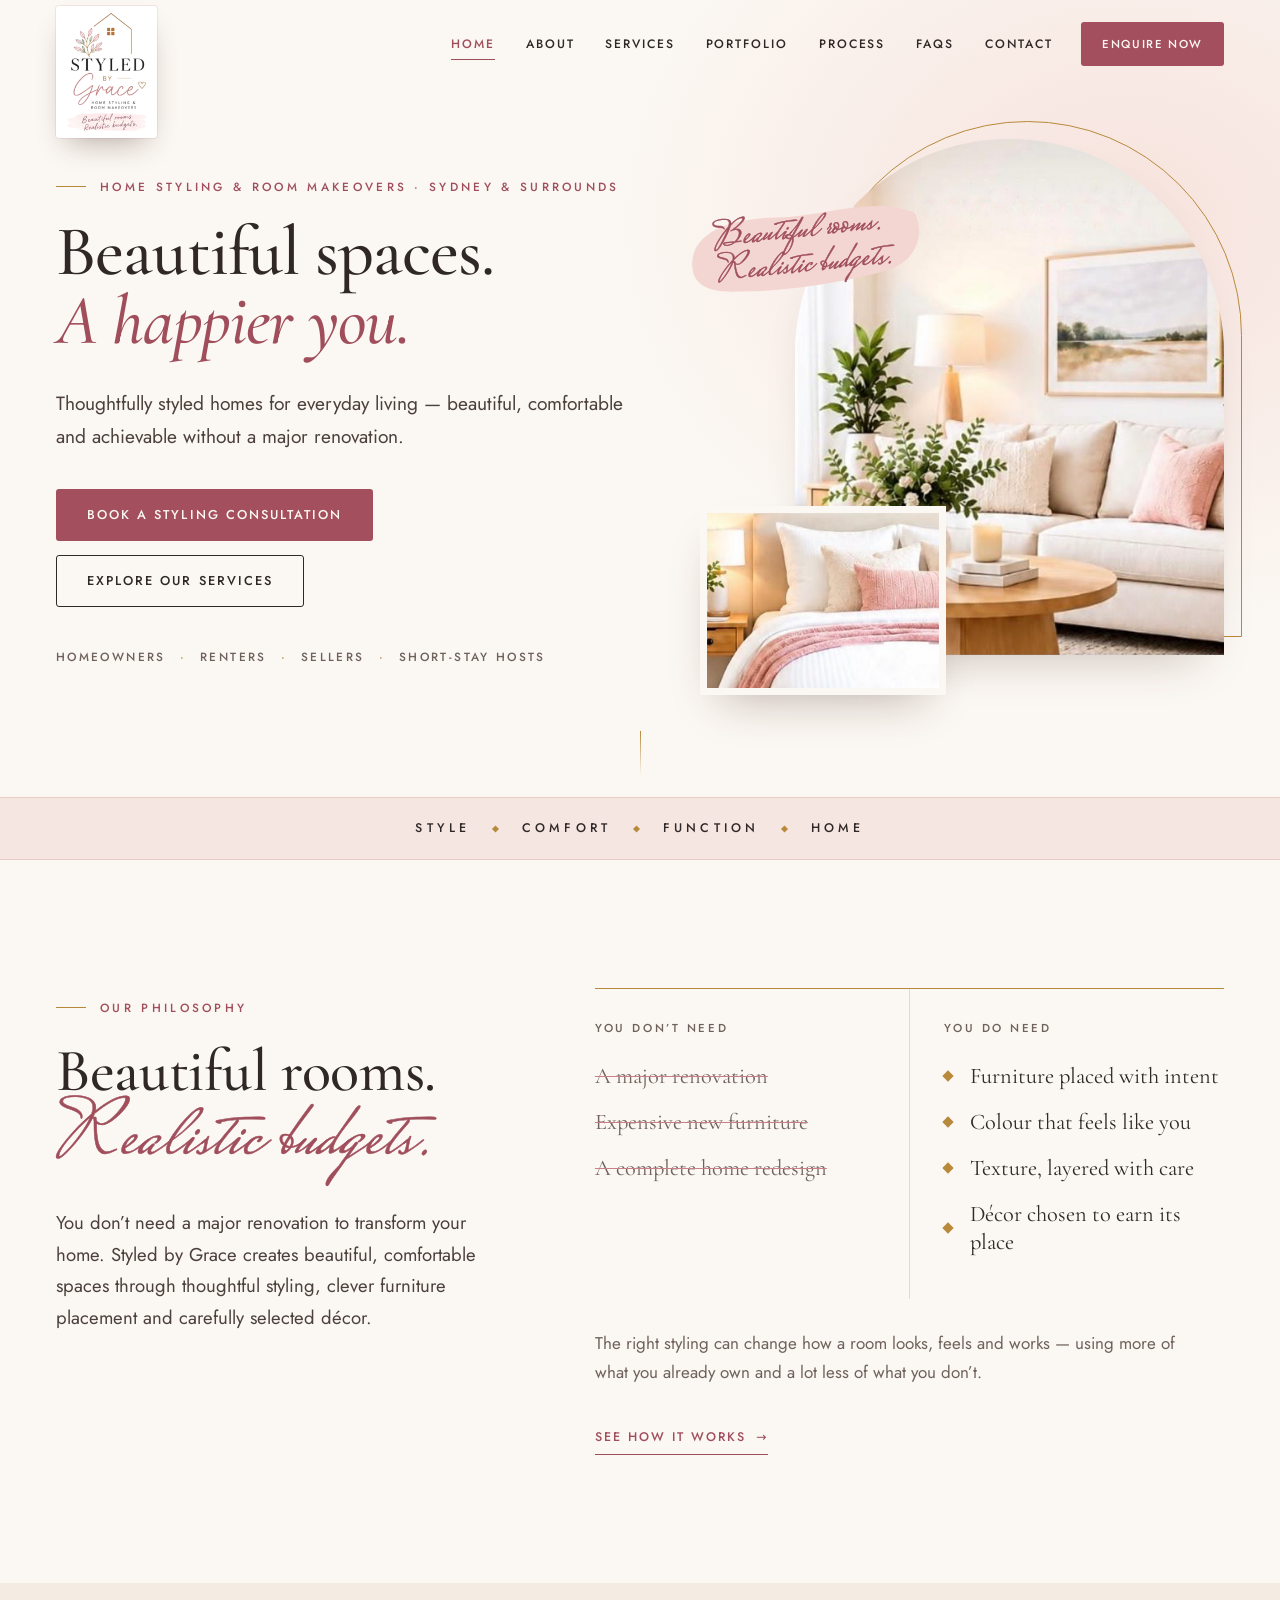
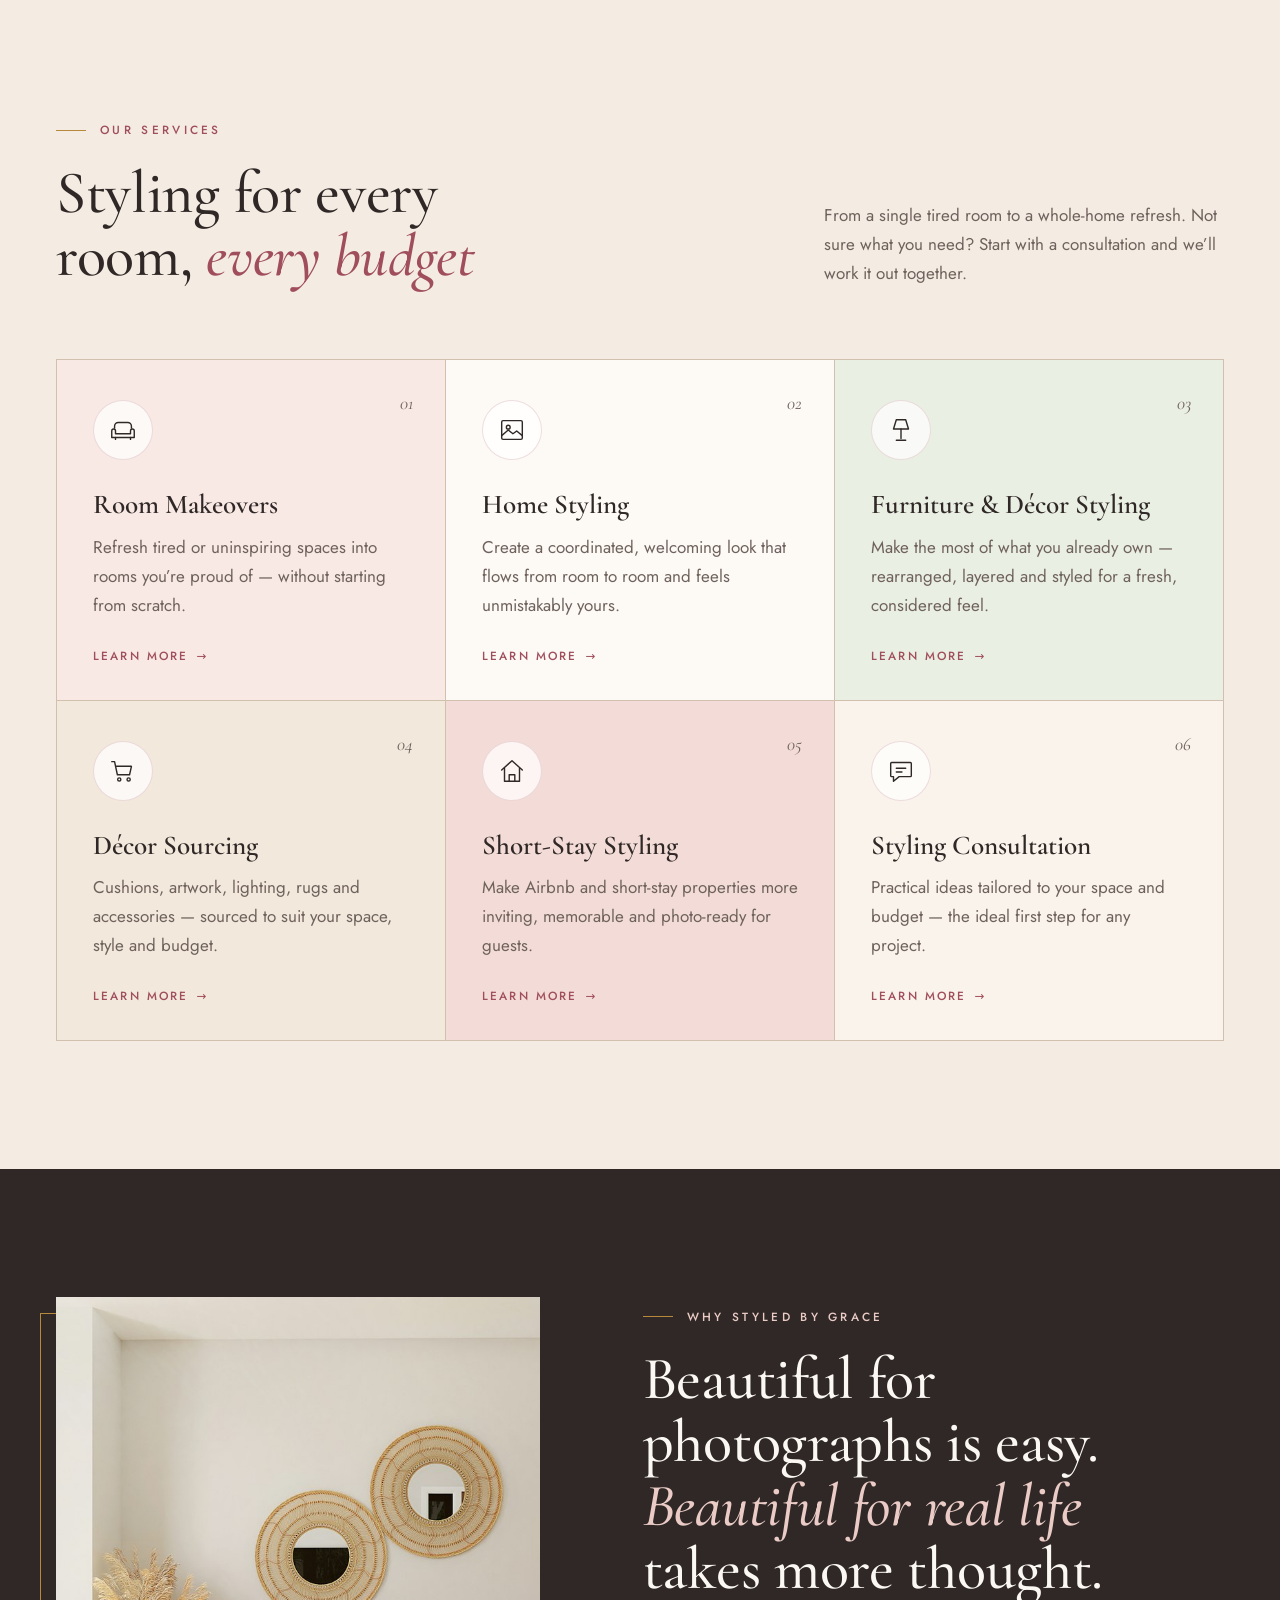
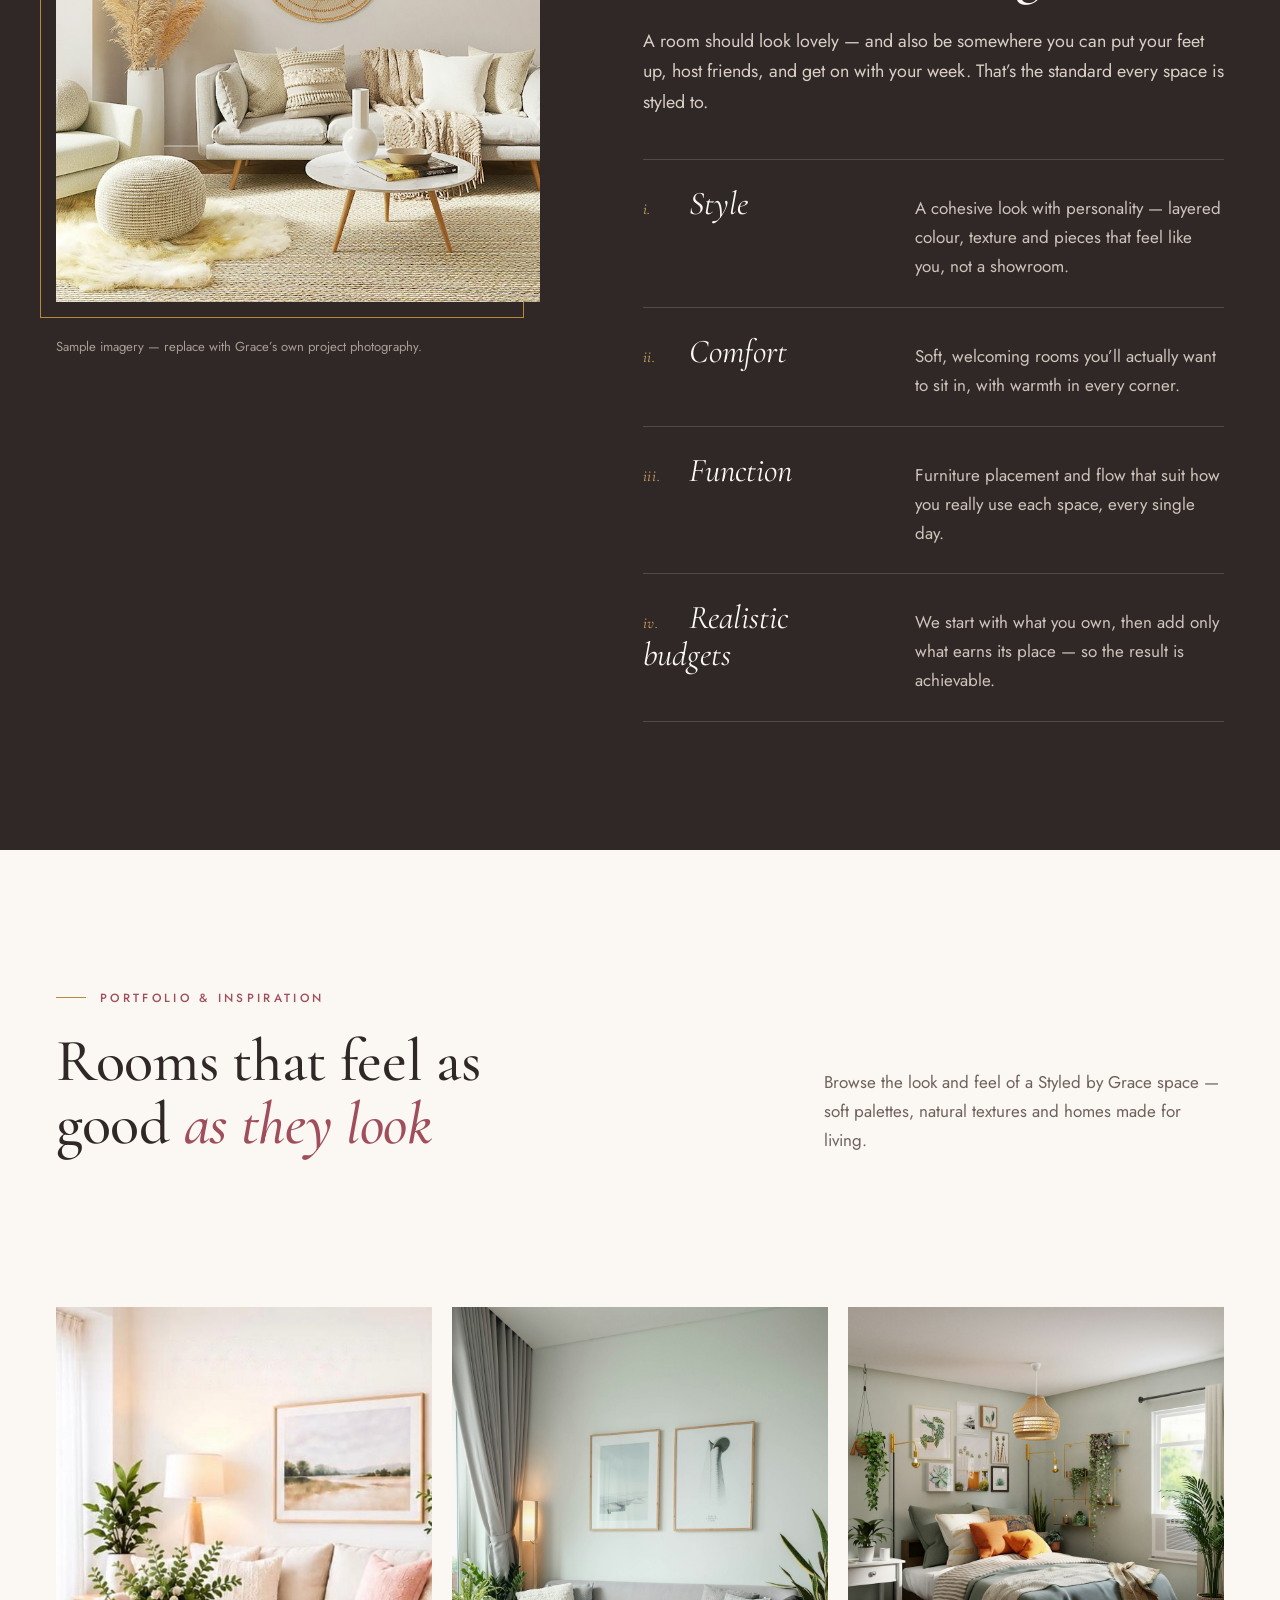
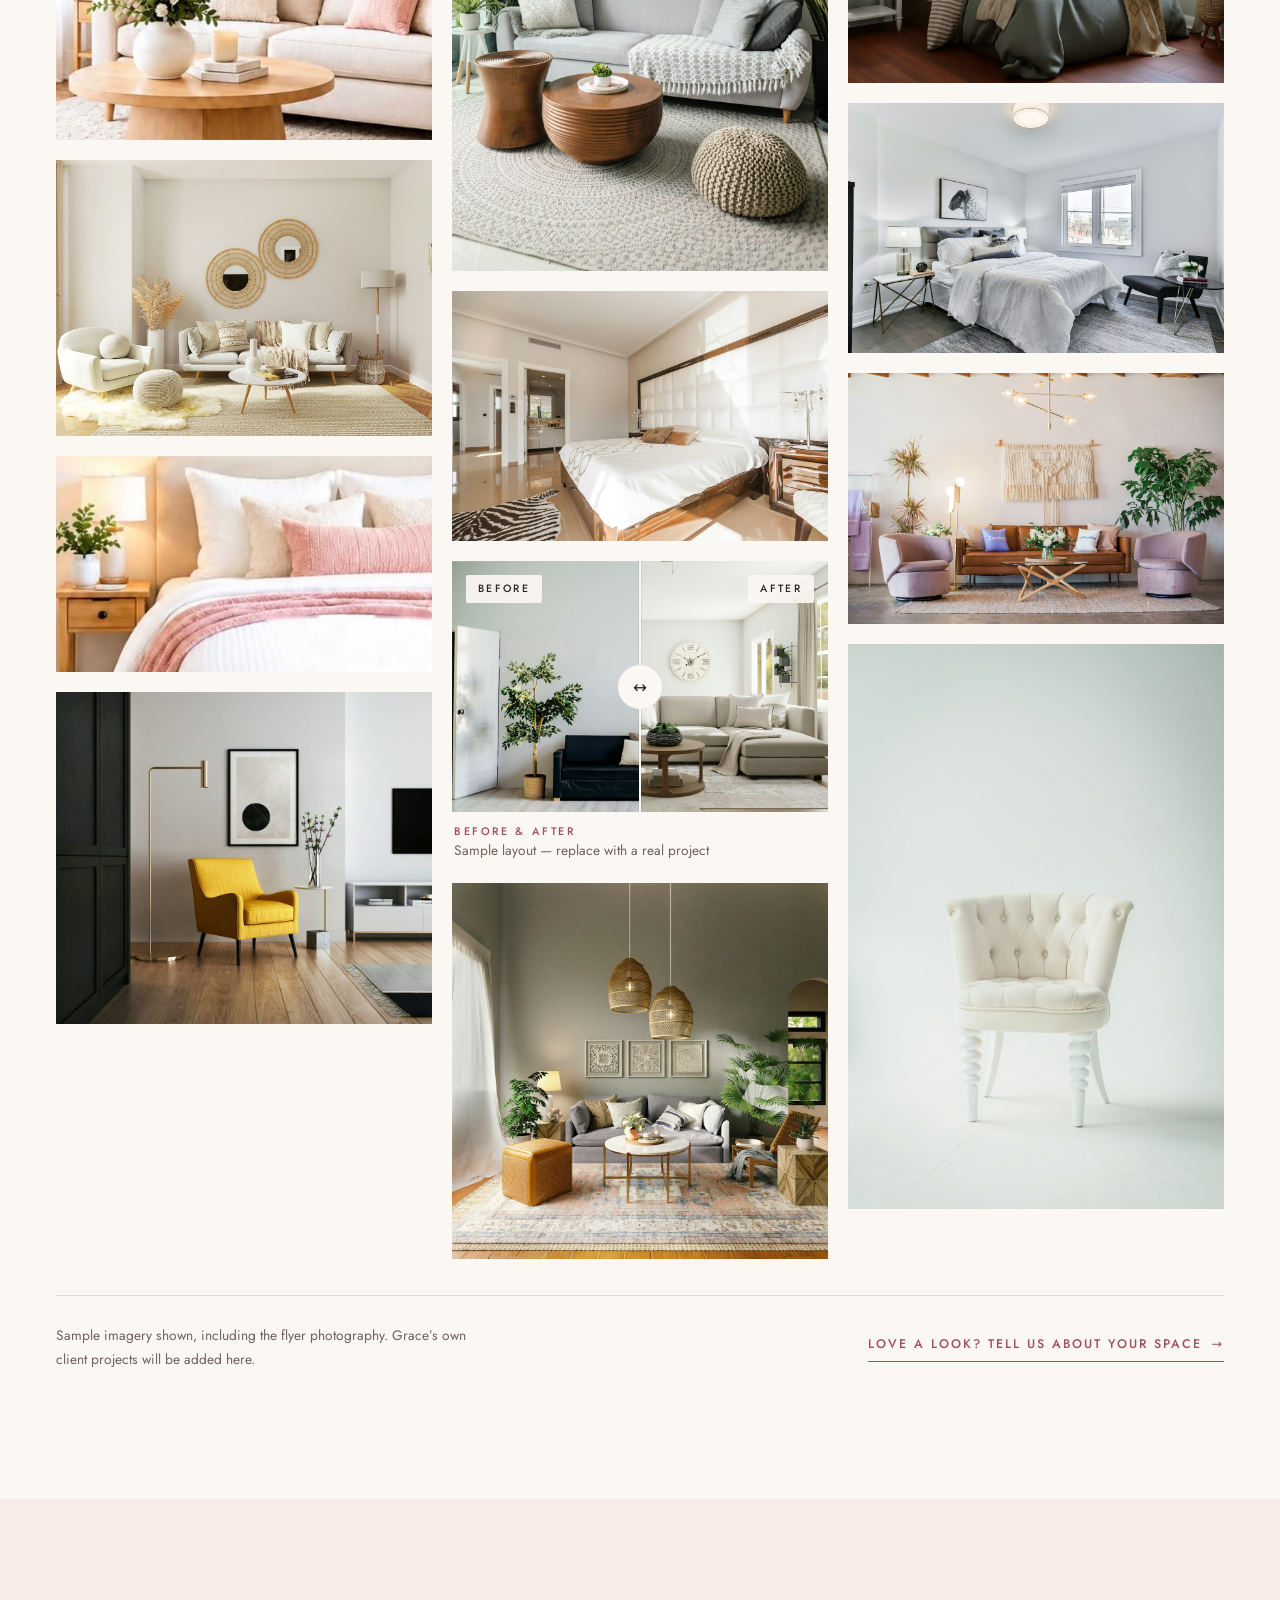
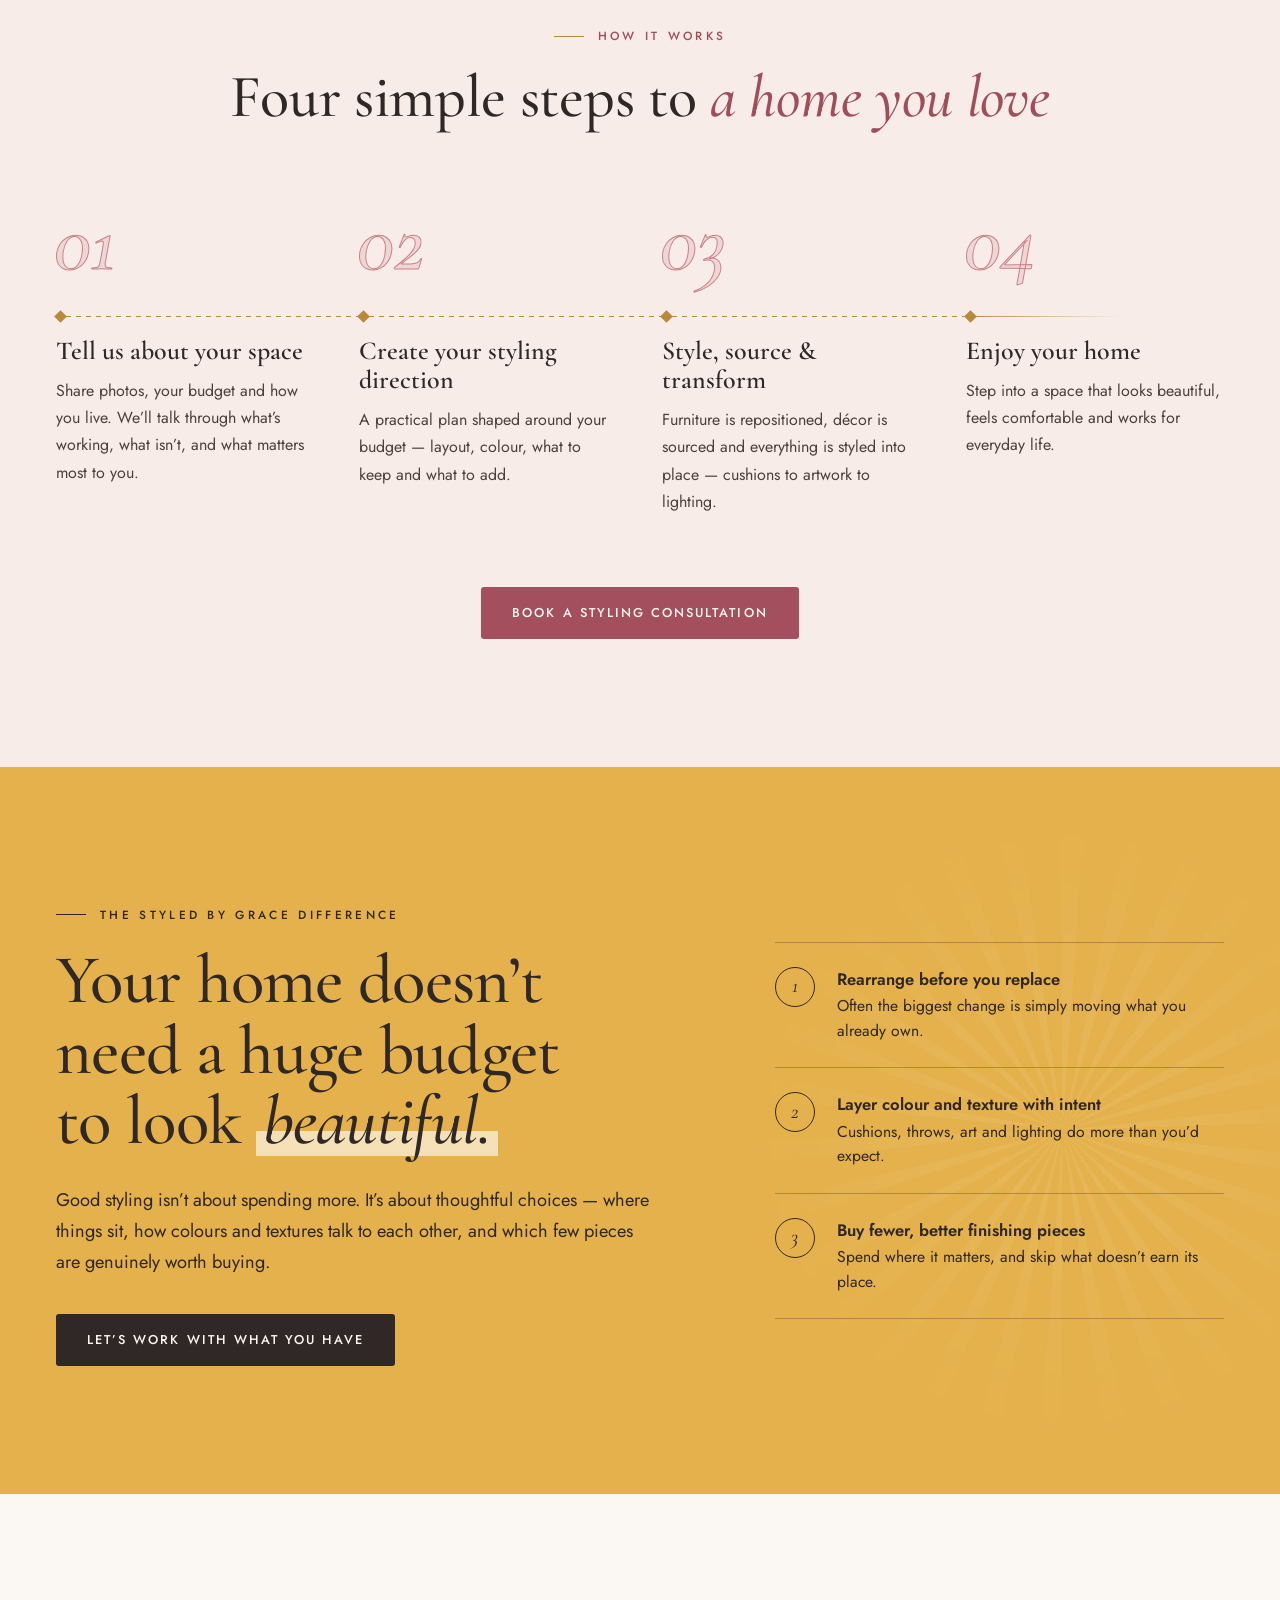
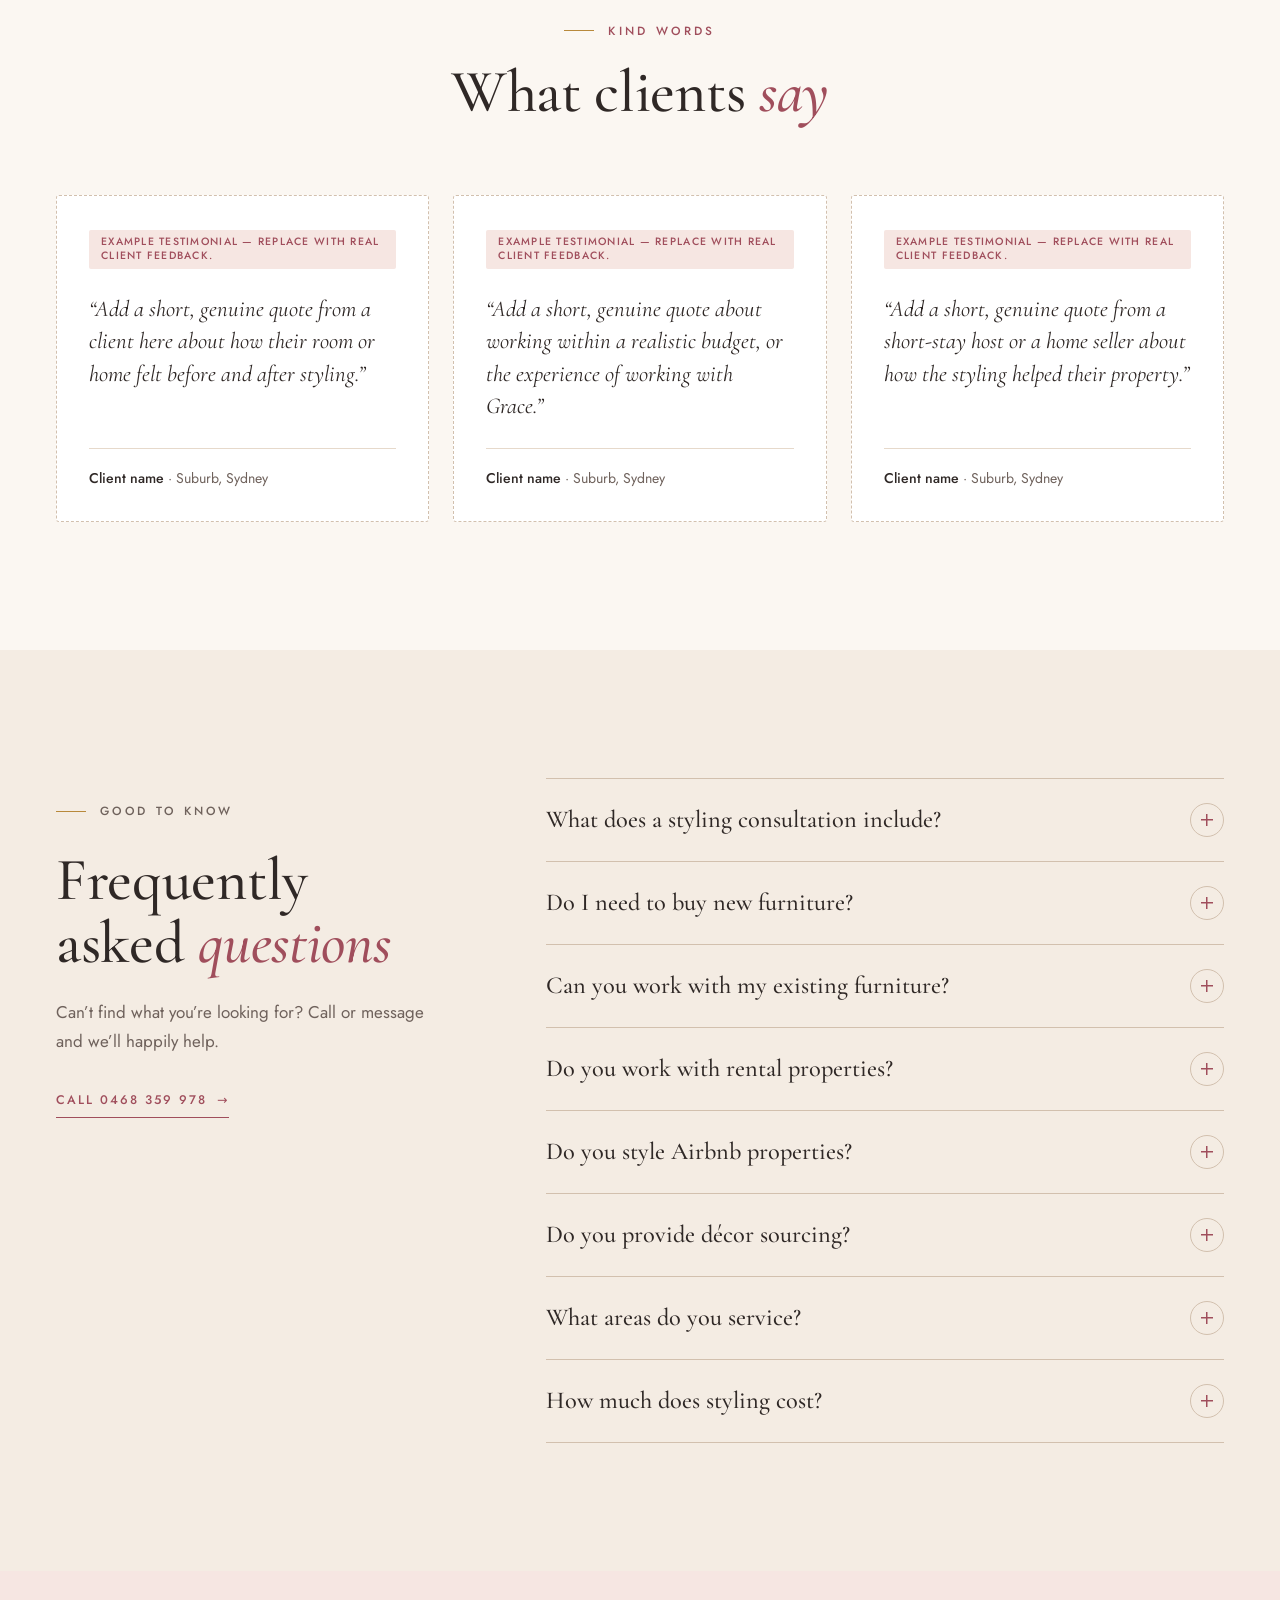
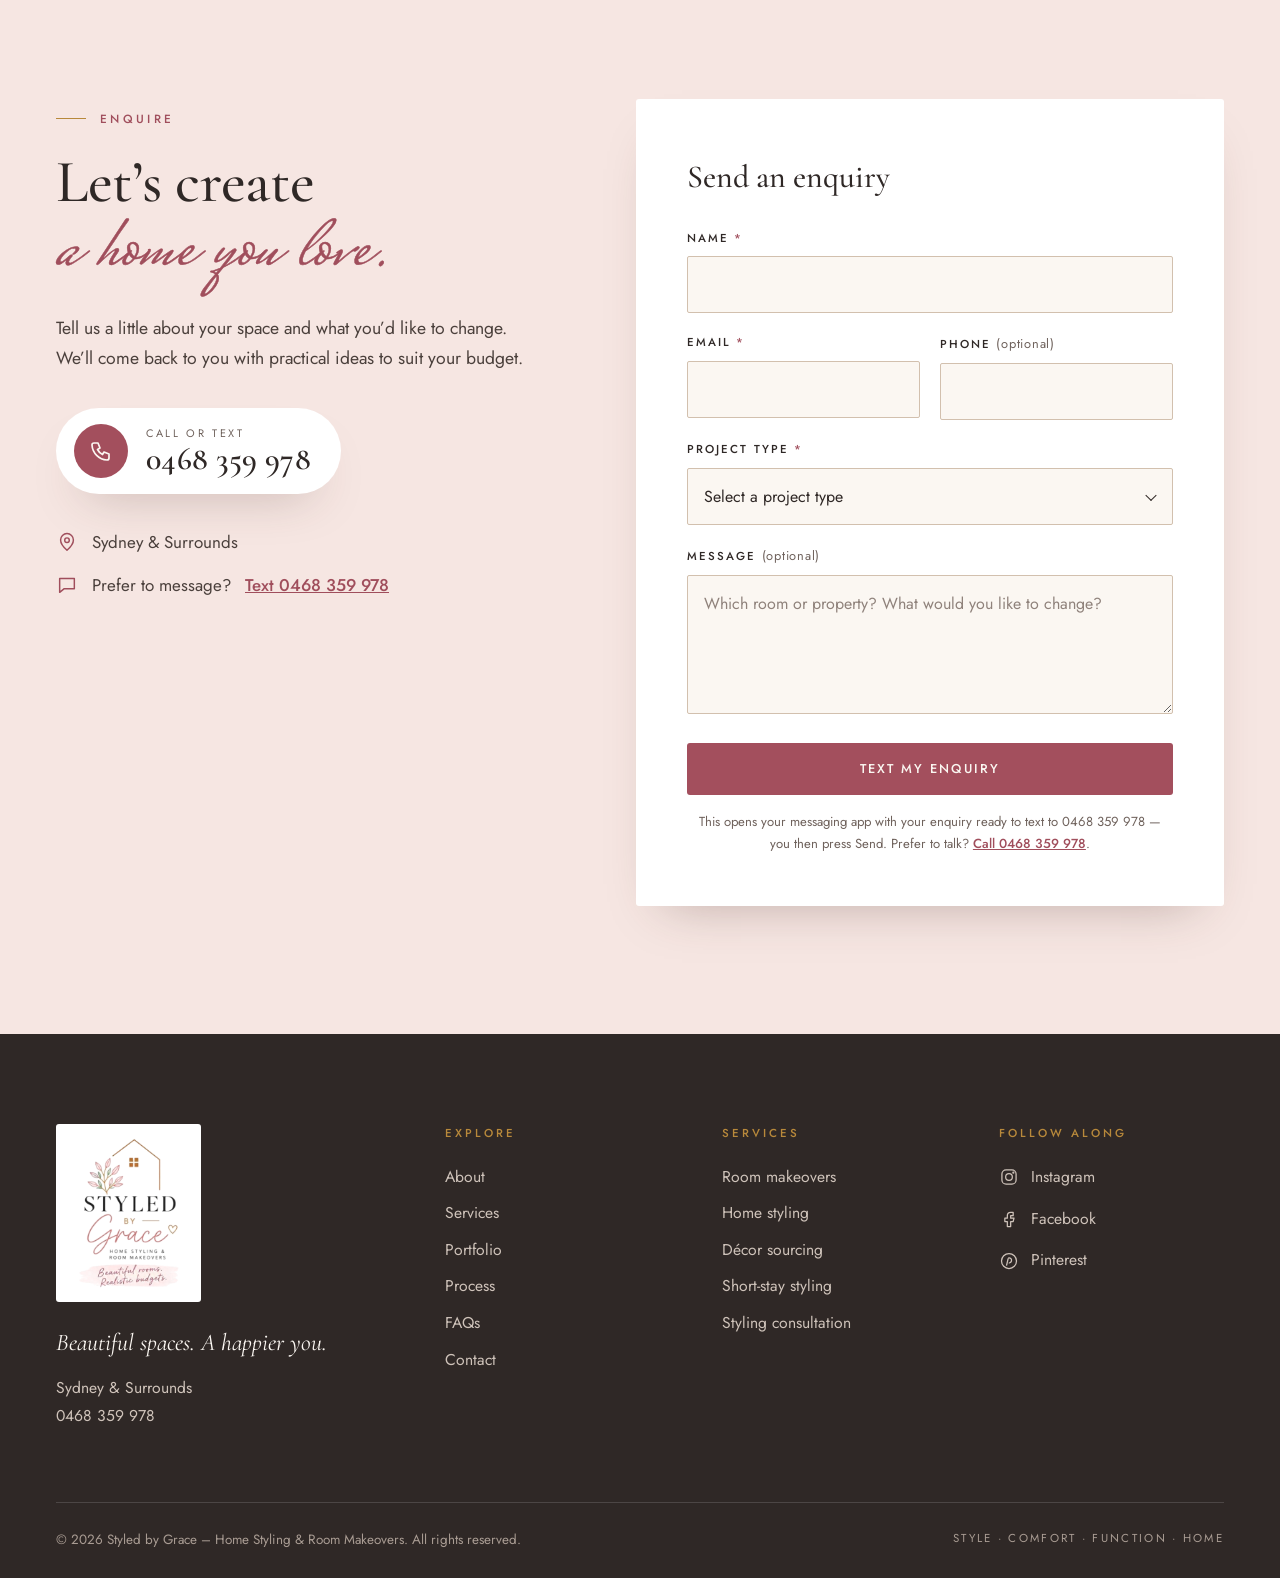
<file: Styled by Grace.html>
<!DOCTYPE html>
<html lang="en-AU">
<head>
  <meta charset="utf-8">
  <meta name="viewport" content="width=device-width, initial-scale=1">

  <!-- ============================================================
       SEO — edit title / description here
       ============================================================ -->
  <title>Styled by Grace | Home Styling &amp; Room Makeovers</title>
  <meta name="description" content="Styled by Grace – Home Styling &amp; Room Makeovers in Sydney &amp; Surrounds. Décor sourcing, short-stay styling and styling consultations — beautiful rooms, realistic budgets.">
  <meta name="theme-color" content="#FBF7F2">

  <!-- Open Graph / social. NOTE: once the site is live, change og:image to its full https:// URL
       (e.g. https://YOUR-NAME.github.io/YOUR-REPO/assets/img/living-room.jpg) so link previews show the photo. -->
  <meta property="og:type" content="website">
  <meta property="og:locale" content="en_AU">
  <meta property="og:site_name" content="Styled by Grace">
  <meta property="og:title" content="Styled by Grace | Home Styling &amp; Room Makeovers">
  <meta property="og:description" content="Thoughtfully styled homes for everyday living across Sydney &amp; Surrounds — room makeovers, home styling, décor sourcing and short-stay styling on realistic budgets.">
  <meta property="og:image" content="assets/img/living-room.jpg">
  <meta property="og:image:alt" content="Softly styled living room with a cream sofa, blush cushions and a round timber coffee table">
  <meta name="twitter:card" content="summary_large_image">
  <meta name="twitter:title" content="Styled by Grace | Home Styling &amp; Room Makeovers">
  <meta name="twitter:description" content="Beautiful spaces. A happier you. Room makeovers, home styling, décor sourcing and short-stay styling across Sydney &amp; Surrounds.">

  <!-- Without JavaScript the enquiry form can't work, so hide it and show the phone number instead -->
  <noscript><style>#enquiryForm { display: none; }</style></noscript>

  <link rel="icon" type="image/png" href="assets/img/favicon.png">
  <link rel="apple-touch-icon" href="assets/img/apple-touch-icon.png">

  <!-- Fonts: Cormorant Garamond (editorial headlines), Jost (body/UI), Mrs Saint Delafield (script accent only) -->
  <link rel="preconnect" href="https://fonts.googleapis.com">
  <link rel="preconnect" href="https://fonts.gstatic.com" crossorigin>
  <link rel="stylesheet" href="https://fonts.googleapis.com/css2?family=Cormorant+Garamond:ital,wght@0,400;0,500;0,600;1,400;1,500&family=Jost:wght@400;500;600&family=Mrs+Saint+Delafield&display=swap">

  <link rel="stylesheet" href="styles.css">

  <!-- Adds .js to <html> so reveal animations only apply when JavaScript is running -->
  <script>document.documentElement.classList.add('js');</script>

  <!-- Local business structured data (only facts supplied by the client) -->
  <script type="application/ld+json">
  {
    "@context": "https://schema.org",
    "@type": "ProfessionalService",
    "name": "Styled by Grace – Home Styling & Room Makeovers",
    "alternateName": "Styled by Grace",
    "description": "Home styling, room makeovers, décor sourcing, short-stay styling and styling consultations in Sydney & Surrounds.",
    "slogan": "Beautiful spaces. A happier you.",
    "telephone": "+61468359978",
    "areaServed": { "@type": "AdministrativeArea", "name": "Sydney & Surrounds, New South Wales, Australia" },
    "address": { "@type": "PostalAddress", "addressRegion": "NSW", "addressCountry": "AU" },
    "makesOffer": [
      { "@type": "Offer", "itemOffered": { "@type": "Service", "name": "Room makeovers" } },
      { "@type": "Offer", "itemOffered": { "@type": "Service", "name": "Home styling" } },
      { "@type": "Offer", "itemOffered": { "@type": "Service", "name": "Furniture & décor styling" } },
      { "@type": "Offer", "itemOffered": { "@type": "Service", "name": "Décor sourcing" } },
      { "@type": "Offer", "itemOffered": { "@type": "Service", "name": "Short-stay styling" } },
      { "@type": "Offer", "itemOffered": { "@type": "Service", "name": "Styling consultation" } }
    ]
  }
  </script>
</head>

<body id="top">
  <a class="skip-link" href="#main">Skip to content</a>

  <!-- ============================================================
       HEADER — compacts + gains a background after scrolling (script.js)
       ============================================================ -->
  <header class="site-header" id="siteHeader">
    <div class="container site-header__inner">
      <a class="brand" href="#top">
        <img class="brand__logo" src="assets/img/logo.png" alt="Styled by Grace – Home Styling &amp; Room Makeovers" width="282" height="420">
      </a>

      <nav class="nav" id="primaryNav" aria-label="Primary">
        <ul class="nav__list">
          <li><a href="#top" data-spy="top">Home</a></li>
          <li><a href="#about" data-spy="about">About</a></li>
          <li><a href="#services" data-spy="services">Services</a></li>
          <li><a href="#portfolio" data-spy="portfolio">Portfolio</a></li>
          <li><a href="#process" data-spy="process">Process</a></li>
          <li><a href="#faq" data-spy="faq">FAQs</a></li>
          <li><a href="#contact" data-spy="contact">Contact</a></li>
        </ul>
        <!-- Only shown inside the mobile menu -->
        <div class="nav__mobile-cta">
          <a class="btn btn--primary btn--block" href="#contact" data-project="Styling consultation">Book a Styling Consultation</a>
          <a class="nav__phone" href="tel:+61468359978">Or call 0468 359 978</a>
        </div>
      </nav>

      <a class="btn btn--primary btn--sm header-cta" href="#contact" data-project="Styling consultation">Enquire Now</a>

      <button class="menu-toggle" id="menuToggle" type="button" aria-expanded="false" aria-controls="primaryNav">
        <span class="menu-toggle__label visually-hidden">Menu</span>
        <span class="menu-toggle__bars" aria-hidden="true"><span></span><span></span></span>
      </button>
    </div>
  </header>

  <main id="main">

    <!-- ============================================================
         HERO
         ============================================================ -->
    <section class="hero" aria-labelledby="hero-title">
      <div class="container hero__grid">

        <div class="hero__copy">
          <p class="eyebrow reveal">Home styling &amp; room makeovers · Sydney &amp; Surrounds</p>
          <h1 class="hero__title reveal" id="hero-title">
            Beautiful spaces.
            <span class="hero__title-accent">A happier you.</span>
          </h1>
          <p class="hero__lead reveal">Thoughtfully styled homes for everyday living — beautiful, comfortable and achievable without a major renovation.</p>

          <div class="hero__actions reveal">
            <a class="btn btn--primary" href="#contact" data-project="Styling consultation">Book a Styling Consultation</a>
            <a class="btn btn--ghost" href="#services">Explore Our Services</a>
          </div>

          <!-- Who it's for — answers "is this for me?" in the first screen -->
          <p class="hero__for reveal">
            <span>Homeowners</span><span>Renters</span><span>Sellers</span><span>Short-stay hosts</span>
          </p>
        </div>

        <div class="hero__media reveal reveal--delay">
          <div class="hero__arch">
            <img src="assets/img/living-room.jpg" width="1086" height="1252"
                 alt="Softly styled living room with a cream sofa, blush cushions, a round timber coffee table and a white vase of greenery"
                 fetchpriority="high">
          </div>
          <div class="hero__inset">
            <img src="assets/img/bedroom.jpg" width="952" height="564"
                 alt="Calm bedroom with white linen, a blush knit throw and a timber bedside table">
          </div>
          <p class="hero__stamp"><span>Beautiful rooms.<br>Realistic budgets.</span></p>
        </div>

      </div>
      <a class="scroll-cue" href="#about" aria-label="Scroll to introduction"><span></span></a>
    </section>

    <!-- Brand values band -->
    <div class="band" aria-label="Our values">
      <ul class="band__list">
        <li>Style</li><li>Comfort</li><li>Function</li><li>Home</li>
      </ul>
    </div>

    <!-- ============================================================
         ABOUT / BRAND INTRODUCTION
         ============================================================ -->
    <section class="section intro" id="about" aria-labelledby="about-title">
      <div class="container intro__grid">
        <div class="intro__head reveal">
          <p class="eyebrow">Our philosophy</p>
          <h2 class="display" id="about-title">Beautiful rooms. <span class="script">Realistic budgets.</span></h2>
          <p class="intro__lead">You don’t need a major renovation to transform your home. Styled by Grace creates beautiful, comfortable spaces through thoughtful styling, clever furniture placement and carefully selected décor.</p>
        </div>

        <div class="intro__body reveal">
          <!-- "You don't need / You do need" — the core message as a typographic device -->
          <div class="notbut">
            <div class="notbut__col notbut__col--not">
              <p class="label">You don’t need</p>
              <ul>
                <li><s>A major renovation</s></li>
                <li><s>Expensive new furniture</s></li>
                <li><s>A complete home redesign</s></li>
              </ul>
            </div>
            <div class="notbut__col notbut__col--yes">
              <p class="label">You do need</p>
              <ul>
                <li>Furniture placed with intent</li>
                <li>Colour that feels like you</li>
                <li>Texture, layered with care</li>
                <li>Décor chosen to earn its place</li>
              </ul>
            </div>
          </div>

          <p class="intro__note">The right styling can change how a room looks, feels and works — using more of what you already own and a lot less of what you don’t.</p>
          <a class="link-arrow" href="#process">See How It Works <span aria-hidden="true">→</span></a>
        </div>
      </div>
    </section>

    <!-- ============================================================
         SERVICES — six services from the brand flyer
         data-project on each "Learn more" pre-selects the enquiry form
         ============================================================ -->
    <section class="section services" id="services" aria-labelledby="services-title">
      <div class="container">
        <div class="section-head reveal">
          <div>
            <p class="eyebrow">Our services</p>
            <h2 class="display" id="services-title">Styling for every room, <em>every budget</em></h2>
          </div>
          <p class="section-head__aside">From a single tired room to a whole-home refresh. Not sure what you need? Start with a consultation and we’ll work it out together.</p>
        </div>

        <div class="services__grid">

          <article class="svc svc--blush reveal">
            <span class="svc__no" aria-hidden="true">01</span>
            <span class="svc__icon" aria-hidden="true">
              <svg viewBox="0 0 32 32"><path d="M7 14v-2a4 4 0 0 1 4-4h10a4 4 0 0 1 4 4v2"/><path d="M4 17a2 2 0 0 1 4 0v3h16v-3a2 2 0 0 1 4 0v7H4z"/><path d="M8 24v2M24 24v2"/></svg>
            </span>
            <h3 class="svc__title">Room Makeovers</h3>
            <p class="svc__text">Refresh tired or uninspiring spaces into rooms you’re proud of — without starting from scratch.</p>
            <a class="svc__link" href="#contact" data-project="Room makeover">Learn more <span aria-hidden="true">→</span><span class="visually-hidden"> about room makeovers</span></a>
          </article>

          <article class="svc svc--ivory reveal">
            <span class="svc__no" aria-hidden="true">02</span>
            <span class="svc__icon" aria-hidden="true">
              <svg viewBox="0 0 32 32"><rect x="5" y="6" width="22" height="20" rx="1.5"/><circle cx="12" cy="13" r="2"/><path d="M5 22l7-6 5 4 4-3 6 5"/></svg>
            </span>
            <h3 class="svc__title">Home Styling</h3>
            <p class="svc__text">Create a coordinated, welcoming look that flows from room to room and feels unmistakably yours.</p>
            <a class="svc__link" href="#contact" data-project="Home styling">Learn more <span aria-hidden="true">→</span><span class="visually-hidden"> about home styling</span></a>
          </article>

          <article class="svc svc--sage reveal">
            <span class="svc__no" aria-hidden="true">03</span>
            <span class="svc__icon" aria-hidden="true">
              <svg viewBox="0 0 32 32"><path d="M11 5h10l3 10H8z"/><path d="M16 15v10"/><path d="M11 27h10"/></svg>
            </span>
            <h3 class="svc__title">Furniture &amp; Décor Styling</h3>
            <p class="svc__text">Make the most of what you already own — rearranged, layered and styled for a fresh, considered feel.</p>
            <a class="svc__link" href="#contact" data-project="Home styling">Learn more <span aria-hidden="true">→</span><span class="visually-hidden"> about furniture and décor styling</span></a>
          </article>

          <article class="svc svc--sand reveal">
            <span class="svc__no" aria-hidden="true">04</span>
            <span class="svc__icon" aria-hidden="true">
              <svg viewBox="0 0 32 32"><path d="M4 6h3l3 14h13l2-9H9"/><circle cx="12" cy="25" r="1.7"/><circle cx="22" cy="25" r="1.7"/></svg>
            </span>
            <h3 class="svc__title">Décor Sourcing</h3>
            <p class="svc__text">Cushions, artwork, lighting, rugs and accessories — sourced to suit your space, style and budget.</p>
            <a class="svc__link" href="#contact" data-project="Décor sourcing">Learn more <span aria-hidden="true">→</span><span class="visually-hidden"> about décor sourcing</span></a>
          </article>

          <article class="svc svc--rose reveal">
            <span class="svc__no" aria-hidden="true">05</span>
            <span class="svc__icon" aria-hidden="true">
              <svg viewBox="0 0 32 32"><path d="M5 15L16 5l11 10"/><path d="M8 13v14h16V13"/><path d="M13 27v-7h6v7"/></svg>
            </span>
            <h3 class="svc__title">Short-Stay Styling</h3>
            <p class="svc__text">Make Airbnb and short-stay properties more inviting, memorable and photo-ready for guests.</p>
            <a class="svc__link" href="#contact" data-project="Short-stay styling">Learn more <span aria-hidden="true">→</span><span class="visually-hidden"> about short-stay styling</span></a>
          </article>

          <article class="svc svc--cream reveal">
            <span class="svc__no" aria-hidden="true">06</span>
            <span class="svc__icon" aria-hidden="true">
              <svg viewBox="0 0 32 32"><path d="M6 7h20a1 1 0 0 1 1 1v13a1 1 0 0 1-1 1H14l-6 5v-5H6a1 1 0 0 1-1-1V8a1 1 0 0 1 1-1z"/><path d="M11 13h10M11 17h6"/></svg>
            </span>
            <h3 class="svc__title">Styling Consultation</h3>
            <p class="svc__text">Practical ideas tailored to your space and budget — the ideal first step for any project.</p>
            <a class="svc__link" href="#contact" data-project="Styling consultation">Learn more <span aria-hidden="true">→</span><span class="visually-hidden"> about styling consultations</span></a>
          </article>

        </div>
      </div>
    </section>

    <!-- ============================================================
         WHY STYLED BY GRACE — dark editorial section
         ============================================================ -->
    <section class="section why" id="why" aria-labelledby="why-title">
      <div class="container why__grid">

        <div class="why__media reveal">
          <div class="why__frame">
            <!-- Placeholder image: replace with your own photography -->
            <img src="assets/gallery/living-cream.jpg" width="1200" height="879" loading="lazy"
                 alt="Bright living room with a cream sofa, woven mirrors, dried grasses and a sheepskin rug">
          </div>
          <p class="why__caption">Sample imagery — replace with Grace’s own project photography.</p>
        </div>

        <div class="why__content">
          <p class="eyebrow eyebrow--light reveal">Why Styled by Grace</p>
          <h2 class="display display--light reveal" id="why-title">Beautiful for photographs is easy. <em>Beautiful for real life</em> takes more thought.</h2>
          <p class="why__lead reveal">A room should look lovely — and also be somewhere you can put your feet up, host friends, and get on with your week. That’s the standard every space is styled to.</p>

          <dl class="principles">
            <div class="principle reveal">
              <dt><span class="principle__no">i.</span> Style</dt>
              <dd>A cohesive look with personality — layered colour, texture and pieces that feel like you, not a showroom.</dd>
            </div>
            <div class="principle reveal">
              <dt><span class="principle__no">ii.</span> Comfort</dt>
              <dd>Soft, welcoming rooms you’ll actually want to sit in, with warmth in every corner.</dd>
            </div>
            <div class="principle reveal">
              <dt><span class="principle__no">iii.</span> Function</dt>
              <dd>Furniture placement and flow that suit how you really use each space, every single day.</dd>
            </div>
            <div class="principle reveal">
              <dt><span class="principle__no">iv.</span> Realistic budgets</dt>
              <dd>We start with what you own, then add only what earns its place — so the result is achievable.</dd>
            </div>
          </dl>
        </div>

      </div>
    </section>

    <!-- ============================================================
         PORTFOLIO / INSPIRATION
         To swap images: replace the files in assets/gallery/ (keep names) or edit src + alt.
         Categories: data-cat="living bedrooms styling stay decor ba" (space separated, can combine)
         ============================================================ -->
    <section class="section portfolio" id="portfolio" aria-labelledby="portfolio-title">
      <div class="container">
        <div class="section-head reveal">
          <div>
            <p class="eyebrow">Portfolio &amp; inspiration</p>
            <h2 class="display" id="portfolio-title">Rooms that feel as good <em>as they look</em></h2>
          </div>
          <p class="section-head__aside">Browse the look and feel of a Styled by Grace space — soft palettes, natural textures and homes made for living.</p>
        </div>

        <div class="filters reveal" role="group" aria-label="Filter portfolio by category">
          <button class="chip is-active" type="button" data-filter="all" aria-pressed="true">All</button>
          <button class="chip" type="button" data-filter="living" aria-pressed="false">Living Rooms</button>
          <button class="chip" type="button" data-filter="bedrooms" aria-pressed="false">Bedrooms</button>
          <button class="chip" type="button" data-filter="styling" aria-pressed="false">Styling</button>
          <button class="chip" type="button" data-filter="stay" aria-pressed="false">Short-Stay</button>
          <button class="chip" type="button" data-filter="decor" aria-pressed="false">Décor</button>
          <button class="chip" type="button" data-filter="ba" aria-pressed="false">Before &amp; After</button>
        </div>

        <div class="gallery" id="gallery">

          <figure class="tile" data-cat="living styling">
            <button class="tile__btn" type="button" aria-label="View larger: Living room styling">
              <img src="assets/img/living-room.jpg" width="1086" height="1252" loading="lazy"
                   alt="Softly styled living room with a cream sofa, blush cushions and a round timber coffee table">
              <span class="tile__cap"><b>Living Rooms</b> Cream, blush &amp; timber</span>
            </button>
          </figure>

          <figure class="tile" data-cat="living styling">
            <button class="tile__btn" type="button" aria-label="View larger: Layered neutral living room">
              <img src="assets/gallery/living-cream.jpg" width="1200" height="879" loading="lazy"
                   alt="Bright living room with a cream sofa, woven mirrors, dried grasses and a sheepskin rug">
              <span class="tile__cap"><b>Living Rooms</b> Layered neutrals</span>
            </button>
          </figure>

          <figure class="tile" data-cat="bedrooms decor">
            <button class="tile__btn" type="button" aria-label="View larger: Bedroom styling">
              <img src="assets/img/bedroom.jpg" width="952" height="564" loading="lazy"
                   alt="Calm bedroom with white linen, a blush knit throw and a timber bedside table">
              <span class="tile__cap"><b>Bedrooms</b> Soft linen &amp; blush</span>
            </button>
          </figure>

          <figure class="tile" data-cat="decor">
            <button class="tile__btn" type="button" aria-label="View larger: Décor detail with yellow armchair">
              <img src="assets/gallery/decor-chair-yellow.jpg" width="1000" height="882" loading="lazy"
                   alt="Mustard armchair beside a brass floor lamp and framed abstract artwork">
              <span class="tile__cap"><b>Décor</b> A single colour moment</span>
            </button>
          </figure>

          <figure class="tile" data-cat="living">
            <button class="tile__btn" type="button" aria-label="View larger: Calm living room">
              <img src="assets/gallery/living-soft.jpg" width="1100" height="1650" loading="lazy"
                   alt="Pale living room with a soft grey sofa, a textured pouf and a round timber coffee table">
              <span class="tile__cap"><b>Living Rooms</b> Quiet &amp; textural</span>
            </button>
          </figure>

          <figure class="tile" data-cat="stay bedrooms">
            <button class="tile__btn" type="button" aria-label="View larger: Short-stay bedroom">
              <img src="assets/gallery/stay-hotel.jpg" width="1200" height="800" loading="lazy"
                   alt="Light, hotel-style bedroom with crisp white bedding">
              <span class="tile__cap"><b>Short-Stay</b> Guest-ready bedroom</span>
            </button>
          </figure>

          <!-- Before & After slider — PLACEHOLDER PAIR, replace both images with a real project -->
          <figure class="tile tile--ba" data-cat="ba">
            <div class="ba" data-ba>
              <img class="ba__after" src="assets/gallery/after-sample.jpg" width="1200" height="675" loading="lazy"
                   alt="After: airy living room with a light sectional and round coffee table">
              <div class="ba__before-wrap">
                <img class="ba__before" src="assets/gallery/before-sample.jpg" width="1200" height="801" loading="lazy"
                     alt="Before: sparsely furnished room with a small black sofa and white drawers">
              </div>
              <span class="ba__label ba__label--before">Before</span>
              <span class="ba__label ba__label--after">After</span>
              <span class="ba__handle" aria-hidden="true"></span>
              <input class="ba__range" type="range" min="0" max="100" value="50" aria-label="Drag to compare before and after">
            </div>
            <figcaption class="tile__cap tile__cap--static"><b>Before &amp; After</b> Sample layout — replace with a real project</figcaption>
          </figure>

          <figure class="tile" data-cat="decor living">
            <button class="tile__btn" type="button" aria-label="View larger: Rattan lighting and layered rug">
              <img src="assets/gallery/decor-rattan.jpg" width="1100" height="1100" loading="lazy"
                   alt="Living room with rattan pendant lights, a mustard pouf and a layered vintage-style rug">
              <span class="tile__cap"><b>Décor</b> Lighting, rugs &amp; layers</span>
            </button>
          </figure>

          <figure class="tile" data-cat="bedrooms styling">
            <button class="tile__btn" type="button" aria-label="View larger: Sage bedroom styling">
              <img src="assets/gallery/bedroom-sage.jpg" width="1100" height="1100" loading="lazy"
                   alt="Bedroom with sage bedding, rust cushions, hanging plants and a gallery wall">
              <span class="tile__cap"><b>Bedrooms</b> Sage &amp; warm accents</span>
            </button>
          </figure>

          <figure class="tile" data-cat="stay bedrooms">
            <button class="tile__btn" type="button" aria-label="View larger: Bright short-stay bedroom">
              <img src="assets/gallery/stay-bright.jpg" width="1200" height="800" loading="lazy"
                   alt="Calm white bedroom with a soft grey rug and a black accent bench">
              <span class="tile__cap"><b>Short-Stay</b> Fresh, photo-ready</span>
            </button>
          </figure>

          <figure class="tile" data-cat="living decor">
            <button class="tile__btn" type="button" aria-label="View larger: Living room with blush armchairs">
              <img src="assets/gallery/living-blush.jpg" width="1200" height="800" loading="lazy"
                   alt="Living room with a tan sofa, blush armchairs, layered plants and a macramé wall hanging">
              <span class="tile__cap"><b>Living Rooms</b> Blush &amp; leather</span>
            </button>
          </figure>

          <figure class="tile" data-cat="decor styling">
            <button class="tile__btn" type="button" aria-label="View larger: Décor vignette">
              <img src="assets/gallery/decor-chair-white.jpg" width="1000" height="1502" loading="lazy"
                   alt="Cream tufted chair against a soft pale wall">
              <span class="tile__cap"><b>Décor</b> The finishing piece</span>
            </button>
          </figure>

        </div>

        <p class="gallery__empty" id="galleryEmpty" hidden>Nothing in this category yet — check back soon.</p>

        <div class="portfolio__foot reveal">
          <p class="portfolio__note">Sample imagery shown, including the flyer photography. Grace’s own client projects will be added here.</p>
          <a class="link-arrow" href="#contact" data-project="Home styling">Love a look? Tell us about your space <span aria-hidden="true">→</span></a>
        </div>
      </div>
    </section>

    <!-- ============================================================
         PROCESS
         ============================================================ -->
    <section class="section process" id="process" aria-labelledby="process-title">
      <div class="container">
        <div class="section-head section-head--center reveal">
          <p class="eyebrow">How it works</p>
          <h2 class="display" id="process-title">Four simple steps to <em>a home you love</em></h2>
        </div>

        <ol class="steps">
          <li class="step reveal">
            <span class="step__no" aria-hidden="true">01</span>
            <h3 class="step__title">Tell us about your space</h3>
            <p>Share photos, your budget and how you live. We’ll talk through what’s working, what isn’t, and what matters most to you.</p>
          </li>
          <li class="step reveal">
            <span class="step__no" aria-hidden="true">02</span>
            <h3 class="step__title">Create your styling direction</h3>
            <p>A practical plan shaped around your budget — layout, colour, what to keep and what to add.</p>
          </li>
          <li class="step reveal">
            <span class="step__no" aria-hidden="true">03</span>
            <h3 class="step__title">Style, source &amp; transform</h3>
            <p>Furniture is repositioned, décor is sourced and everything is styled into place — cushions to artwork to lighting.</p>
          </li>
          <li class="step reveal">
            <span class="step__no" aria-hidden="true">04</span>
            <h3 class="step__title">Enjoy your home</h3>
            <p>Step into a space that looks beautiful, feels comfortable and works for everyday life.</p>
          </li>
        </ol>

        <div class="process__cta reveal">
          <a class="btn btn--primary" href="#contact" data-project="Styling consultation">Book a Styling Consultation</a>
        </div>
      </div>
    </section>

    <!-- ============================================================
         BUDGET MESSAGE — honey tone nods to the "huge budget" social card
         ============================================================ -->
    <section class="budget" aria-labelledby="budget-title">
      <div class="container budget__grid">
        <div class="budget__main reveal">
          <p class="eyebrow eyebrow--dark">The Styled by Grace difference</p>
          <h2 class="budget__title" id="budget-title">Your home doesn’t need a huge budget to look <em>beautiful.</em></h2>
          <p class="budget__lead">Good styling isn’t about spending more. It’s about thoughtful choices — where things sit, how colours and textures talk to each other, and which few pieces are genuinely worth buying.</p>
          <a class="btn btn--dark" href="#contact" data-project="Styling consultation">Let’s Work With What You Have</a>
        </div>

        <ul class="budget__moves reveal">
          <li><span>1</span><div><strong>Rearrange before you replace</strong>Often the biggest change is simply moving what you already own.</div></li>
          <li><span>2</span><div><strong>Layer colour and texture with intent</strong>Cushions, throws, art and lighting do more than you’d expect.</div></li>
          <li><span>3</span><div><strong>Buy fewer, better finishing pieces</strong>Spend where it matters, and skip what doesn’t earn its place.</div></li>
        </ul>
      </div>
    </section>

    <!-- ============================================================
         TESTIMONIALS — PLACEHOLDERS. Replace text, name and suburb, then delete the "tag" line.
         ============================================================ -->
    <section class="section testimonials" aria-labelledby="testimonials-title">
      <div class="container">
        <div class="section-head section-head--center reveal">
          <p class="eyebrow">Kind words</p>
          <h2 class="display" id="testimonials-title">What clients <em>say</em></h2>
        </div>

        <div class="quotes">
          <figure class="quote reveal">
            <p class="quote__tag">Example testimonial — replace with real client feedback.</p>
            <blockquote><p>“Add a short, genuine quote from a client here about how their room or home felt before and after styling.”</p></blockquote>
            <figcaption><b>Client name</b> · Suburb, Sydney</figcaption>
          </figure>
          <figure class="quote reveal">
            <p class="quote__tag">Example testimonial — replace with real client feedback.</p>
            <blockquote><p>“Add a short, genuine quote about working within a realistic budget, or the experience of working with Grace.”</p></blockquote>
            <figcaption><b>Client name</b> · Suburb, Sydney</figcaption>
          </figure>
          <figure class="quote reveal">
            <p class="quote__tag">Example testimonial — replace with real client feedback.</p>
            <blockquote><p>“Add a short, genuine quote from a short-stay host or a home seller about how the styling helped their property.”</p></blockquote>
            <figcaption><b>Client name</b> · Suburb, Sydney</figcaption>
          </figure>
        </div>
      </div>
    </section>

    <!-- ============================================================
         FAQ — native <details> for accessibility; script.js adds one-open-at-a-time
         ============================================================ -->
    <section class="section faq" id="faq" aria-labelledby="faq-title">
      <div class="container faq__grid">
        <div class="faq__intro reveal">
          <p class="eyebrow">Good to know</p>
          <h2 class="display" id="faq-title">Frequently asked <em>questions</em></h2>
          <p>Can’t find what you’re looking for? Call or message and we’ll happily help.</p>
          <a class="link-arrow" href="tel:+61468359978">Call 0468 359 978 <span aria-hidden="true">→</span></a>
        </div>

        <div class="faq__list reveal">
          <details class="qa">
            <summary>What does a styling consultation include?</summary>
            <div class="qa__body"><p>A relaxed, practical conversation about your space, how you live and your budget. You’ll come away with tailored ideas on layout, colour, furniture placement and décor. The exact inclusions are confirmed when you enquire, so they suit your project.</p></div>
          </details>
          <details class="qa">
            <summary>Do I need to buy new furniture?</summary>
            <div class="qa__body"><p>Not necessarily. Often the biggest improvement comes from rearranging and restyling what you already have. If something is genuinely missing, we’ll suggest a small number of well-chosen pieces rather than a full refit.</p></div>
          </details>
          <details class="qa">
            <summary>Can you work with my existing furniture?</summary>
            <div class="qa__body"><p>Yes — it’s the heart of what we do. Furniture &amp; décor styling is about making the most of what you already own, then layering in the finishing touches.</p></div>
          </details>
          <details class="qa">
            <summary>Do you work with rental properties?</summary>
            <div class="qa__body"><p>Yes. Styling relies on placement, colour, textiles, art and lighting, so it can transform a rental without permanent changes. If an idea involves your walls or fixtures, check your lease first.</p></div>
          </details>
          <details class="qa">
            <summary>Do you style Airbnb properties?</summary>
            <div class="qa__body"><p>Yes. Short-stay styling makes Airbnb and other short-stay properties more inviting for guests and more photo-ready for your listing.</p></div>
          </details>
          <details class="qa">
            <summary>Do you provide décor sourcing?</summary>
            <div class="qa__body"><p>Yes. We can source cushions, artwork, lighting, rugs and accessories chosen to suit your style, your space and your budget.</p></div>
          </details>
          <details class="qa">
            <summary>What areas do you service?</summary>
            <div class="qa__body"><p>Sydney &amp; Surrounds. If you’re not sure whether you’re within range, just ask.</p></div>
          </details>
          <details class="qa">
            <summary>How much does styling cost?</summary>
            <div class="qa__body"><p>It depends on the size and scope of your project — a single-room refresh is very different to a whole-home restyle. Get in touch with a few details and you’ll receive advice and a quote tailored to your space and budget.</p></div>
          </details>
        </div>
      </div>
    </section>

    <!-- ============================================================
         CONTACT / ENQUIRY
         ============================================================ -->
    <section class="section contact" id="contact" aria-labelledby="contact-title">
      <div class="container contact__grid">

        <div class="contact__info reveal">
          <p class="eyebrow">Enquire</p>
          <h2 class="display" id="contact-title">Let’s create <span class="script">a home you love.</span></h2>
          <p class="contact__lead">Tell us a little about your space and what you’d like to change. We’ll come back to you with practical ideas to suit your budget.</p>

          <a class="phone-cta" href="tel:+61468359978">
            <span class="phone-cta__icon" aria-hidden="true">
              <svg viewBox="0 0 24 24"><path d="M5 4h4l2 5-2.5 1.5a11 11 0 0 0 5 5L15 13l5 2v4a2 2 0 0 1-2 2A16 16 0 0 1 3 6a2 2 0 0 1 2-2z"/></svg>
            </span>
            <span><small>Call or text</small><strong>0468 359 978</strong></span>
          </a>

          <ul class="contact__facts">
            <li>
              <svg viewBox="0 0 24 24" aria-hidden="true"><path d="M12 21s7-6.2 7-11.2A7 7 0 0 0 5 9.8C5 14.8 12 21 12 21z"/><circle cx="12" cy="10" r="2.5"/></svg>
              Sydney &amp; Surrounds
            </li>
            <li>
              <svg viewBox="0 0 24 24" aria-hidden="true"><path d="M4 5h16v11H9l-5 4z"/></svg>
              Prefer to message? <a href="sms:+61468359978">Text 0468 359 978</a>
            </li>
          </ul>
        </div>

        <div class="contact__form-wrap reveal">
          <noscript>
            <h3 class="form__title">Send an enquiry</h3>
            <p>This form needs JavaScript. Please call or text us on <a href="tel:+61468359978">0468 359 978</a> and tell us about your space.</p>
          </noscript>
          <!-- No backend: on submit, script.js builds a text message to +61468359978 and opens the visitor's messaging app -->
          <form class="form" id="enquiryForm" novalidate>
            <h3 class="form__title">Send an enquiry</h3>

            <div class="field">
              <label for="f-name">Name <span class="req" aria-hidden="true">*</span></label>
              <input id="f-name" name="name" type="text" autocomplete="name" required aria-describedby="e-name">
              <p class="field__error" id="e-name" role="alert"></p>
            </div>

            <div class="field-row">
              <div class="field">
                <label for="f-email">Email <span class="req" aria-hidden="true">*</span></label>
                <input id="f-email" name="email" type="email" autocomplete="email" inputmode="email" required aria-describedby="e-email">
                <p class="field__error" id="e-email" role="alert"></p>
              </div>
              <div class="field">
                <label for="f-phone">Phone <span class="opt">(optional)</span></label>
                <input id="f-phone" name="phone" type="tel" autocomplete="tel" inputmode="tel" aria-describedby="e-phone">
                <p class="field__error" id="e-phone" role="alert"></p>
              </div>
            </div>

            <div class="field">
              <label for="f-project">Project type <span class="req" aria-hidden="true">*</span></label>
              <div class="select">
                <select id="f-project" name="project" required aria-describedby="e-project">
                  <option value="">Select a project type</option>
                  <option>Room makeover</option>
                  <option>Home styling</option>
                  <option>Décor sourcing</option>
                  <option>Short-stay styling</option>
                  <option>Styling consultation</option>
                  <option>Other</option>
                </select>
              </div>
              <p class="field__error" id="e-project" role="alert"></p>
            </div>

            <div class="field">
              <label for="f-message">Message <span class="opt">(optional)</span></label>
              <textarea id="f-message" name="message" rows="4" placeholder="Which room or property? What would you like to change?"></textarea>
            </div>

            <button class="btn btn--primary btn--block" type="submit">Text My Enquiry</button>
            <p class="form__fine">This opens your messaging app with your enquiry ready to text to 0468 359 978 — you then press Send. Prefer to talk? <a href="tel:+61468359978">Call 0468 359 978</a>.</p>
          </form>

          <!-- Shown after a valid submit. It never claims the enquiry was sent: only the visitor's own messaging app can send it. -->
          <div class="form-success" id="formSuccess" tabindex="-1" hidden>
            <span class="form-success__tick" aria-hidden="true">✉</span>
            <h3>Your message is ready<span id="successName"></span></h3>
            <p id="successText">Please press <strong>Send</strong> in your messaging app to send your enquiry to Styled by Grace. It has <strong>not</strong> been sent yet.</p>
            <div class="form-success__actions">
              <a class="btn btn--primary" id="successSms" href="sms:+61468359978">Open my messaging app</a>
              <a class="btn btn--ghost" id="successCall" href="tel:+61468359978">Call 0468 359 978</a>
            </div>
            <div class="form-success__copy">
              <label for="enquiryText">If your messaging app doesn’t open (for example on a computer), copy this message and text it to <a href="tel:+61468359978">0468 359 978</a>, or call us:</label>
              <textarea id="enquiryText" readonly rows="8"></textarea>
              <button class="btn btn--ghost btn--sm" type="button" id="copyEnquiry">Copy message</button>
              <p class="form-success__status" id="copyStatus" role="status"></p>
            </div>
            <button class="link-arrow link-arrow--btn" type="button" id="formReset">Edit my enquiry</button>
          </div>
        </div>

      </div>
    </section>
  </main>

  <!-- ============================================================
       FOOTER
       ============================================================ -->
  <footer class="site-footer">
    <div class="container footer__grid">
      <div class="footer__brand">
        <a class="brand brand--light" href="#top">
          <img class="brand__logo" src="assets/img/logo.png" alt="Styled by Grace – Home Styling &amp; Room Makeovers" width="282" height="420">
        </a>
        <p class="footer__tag">Beautiful spaces. A happier you.</p>
        <p class="footer__meta">Sydney &amp; Surrounds<br><a href="tel:+61468359978">0468 359 978</a></p>
      </div>

      <nav class="footer__nav" aria-label="Footer">
        <h2 class="footer__h">Explore</h2>
        <ul>
          <li><a href="#about">About</a></li>
          <li><a href="#services">Services</a></li>
          <li><a href="#portfolio">Portfolio</a></li>
          <li><a href="#process">Process</a></li>
          <li><a href="#faq">FAQs</a></li>
          <li><a href="#contact">Contact</a></li>
        </ul>
      </nav>

      <div class="footer__nav">
        <h2 class="footer__h">Services</h2>
        <ul>
          <li><a href="#services">Room makeovers</a></li>
          <li><a href="#services">Home styling</a></li>
          <li><a href="#services">Décor sourcing</a></li>
          <li><a href="#services">Short-stay styling</a></li>
          <li><a href="#contact" data-project="Styling consultation">Styling consultation</a></li>
        </ul>
      </div>

      <div class="footer__nav">
        <h2 class="footer__h">Follow along</h2>
        <!-- Social placeholders: replace each href="#" with the real profile URL -->
        <ul class="social">
          <li><a href="#" aria-label="Instagram (link coming soon)">
            <svg viewBox="0 0 24 24" aria-hidden="true"><rect x="3.5" y="3.5" width="17" height="17" rx="5"/><circle cx="12" cy="12" r="4"/><circle cx="17.2" cy="6.8" r=".6"/></svg>Instagram</a></li>
          <li><a href="#" aria-label="Facebook (link coming soon)">
            <svg viewBox="0 0 24 24" aria-hidden="true"><path d="M14 8h3V4h-3a4 4 0 0 0-4 4v3H7v4h3v6h4v-6h3l1-4h-4V8z"/></svg>Facebook</a></li>
          <li><a href="#" aria-label="Pinterest (link coming soon)">
            <svg viewBox="0 0 24 24" aria-hidden="true"><circle cx="12" cy="12" r="9"/><path d="M11 8.5c2.6-.7 4.5.8 4 3.2-.4 2-2 3-3.3 2.4M11 9l-2 8.5"/></svg>Pinterest</a></li>
        </ul>
      </div>
    </div>

    <div class="container footer__base">
      <p>© <span id="year">2026</span> Styled by Grace – Home Styling &amp; Room Makeovers. All rights reserved.</p>
      <p class="footer__values">Style · Comfort · Function · Home</p>
    </div>
  </footer>

  <!-- Mobile sticky call / enquire bar (appears after the hero) -->
  <div class="mobile-bar" id="mobileBar" aria-label="Quick contact">
    <a class="btn btn--ghost btn--sm" href="tel:+61468359978">Call</a>
    <a class="btn btn--primary btn--sm" href="#contact" data-project="Styling consultation">Book a Consultation</a>
  </div>

  <!-- Lightbox for portfolio images -->
  <dialog class="lightbox" id="lightbox" aria-label="Portfolio image">
    <button class="lightbox__close" type="button" id="lbClose" aria-label="Close image">×</button>
    <button class="lightbox__nav lightbox__nav--prev" type="button" id="lbPrev" aria-label="Previous image">‹</button>
    <figure class="lightbox__fig">
      <img id="lbImg" src="[data-uri]" alt="">
      <figcaption id="lbCap"></figcaption>
    </figure>
    <button class="lightbox__nav lightbox__nav--next" type="button" id="lbNext" aria-label="Next image">›</button>
  </dialog>

  <script src="script.js" defer></script>
</body>
</html>
</file>
<file: styles.css>
/* ==========================================================================
   STYLED BY GRACE — styles.css
   --------------------------------------------------------------------------
   1. Design tokens (colours, type, spacing)  <- edit brand colours here
   2. Base + utilities
   3. Buttons, labels, shared components
   4. Header + navigation
   5. Sections (hero → footer)
   6. Motion + accessibility
   Breakpoints: 1080 (nav collapses) · 900 (tablet) · 600 (mobile) · 400 (small)
   ========================================================================== */

/* ---------- 1. DESIGN TOKENS ---------- */
:root {
  /* Brand palette — drawn from the flyer */
  --ivory:      #FBF7F2;   /* page background */
  --cream:      #F4ECE3;
  --blush:      #F6E6E2;   /* soft blush */
  --blush-deep: #EBCBC6;
  --rose:       #C98089;   /* decorative dusty rose */
  --rose-ink:   #A04E5C;   /* rose for TEXT (AA contrast on ivory/cream) */
  --rose-btn:   #A34F5D;   /* primary button */
  --rose-btn-h: #833C49;
  --sage:       #8A9A7B;
  --sage-tint:  #E8EDE0;
  --sage-ink:   #5C6B50;
  --sand:       #E6D9CB;   /* hairlines */
  --sand-deep:  #D2C0AE;
  --taupe:      #8B7A6E;
  --charcoal:   #2F2826;   /* deep warm grey */
  --ink:        #4B403C;   /* body text */
  --muted:      #6F625C;   /* secondary text (AA on ivory + cream) */
  --gold:       #B8893B;   /* logo gold — decorative lines */
  --gold-ink:   #8A6420;
  --honey:      #E5B14C;   /* nod to the mustard social card */
  --white:      #FFFFFF;

  /* Type */
  --font-serif:  "Cormorant Garamond", "Cormorant", Georgia, "Times New Roman", serif;
  --font-sans:   "Jost", "Segoe UI", system-ui, -apple-system, sans-serif;
  --font-script: "Mrs Saint Delafield", "Snell Roundhand", "Segoe Script", cursive;

  /* Layout */
  --container: 1240px;
  --gutter: clamp(20px, 5vw, 56px);
  --header-h: 88px;
  --section-y: clamp(72px, 10vw, 136px);

  /* Shape + depth (kept restrained) */
  --radius: 3px;
  --shadow-soft: 0 24px 50px -28px rgba(75, 45, 40, .35);
  --shadow-lift: 0 22px 44px -22px rgba(75, 45, 40, .38);
  --ease: cubic-bezier(.2, .7, .2, 1);
}

/* ---------- 2. BASE ---------- */
*, *::before, *::after { box-sizing: border-box; }
html { -webkit-text-size-adjust: 100%; scroll-padding-top: 76px; }
@media (prefers-reduced-motion: no-preference) { html { scroll-behavior: smooth; } }

body {
  margin: 0;
  background: var(--ivory);
  color: var(--ink);
  font-family: var(--font-sans);
  font-size: 1.0625rem;
  line-height: 1.7;
  -webkit-font-smoothing: antialiased;
  text-rendering: optimizeLegibility;
}
img, svg { display: block; max-width: 100%; }
img { height: auto; }
h1, h2, h3, p, ul, ol, dl, dd, figure, blockquote { margin: 0; }
ul, ol { padding: 0; list-style: none; }
a { color: inherit; }
button { font: inherit; color: inherit; }

:focus-visible { outline: 2px solid var(--rose-ink); outline-offset: 3px; border-radius: 2px; }

.container { width: min(100% - (var(--gutter) * 2), var(--container)); margin-inline: auto; }
.section { padding-block: var(--section-y); position: relative; }

.visually-hidden {
  position: absolute !important; width: 1px; height: 1px; margin: -1px; padding: 0;
  overflow: hidden; clip: rect(0 0 0 0); white-space: nowrap; border: 0;
}
.skip-link {
  position: fixed; left: 16px; top: -60px; z-index: 200; background: var(--charcoal); color: var(--ivory);
  padding: 12px 18px; border-radius: var(--radius); text-decoration: none; transition: top .2s;
}
.skip-link:focus { top: 12px; }

/* Headline styles — the serif carries the editorial feel; script is an accent only */
.display {
  font-family: var(--font-serif);
  font-weight: 500;
  font-size: clamp(2.35rem, 4.7vw, 4rem);
  line-height: 1.05;
  letter-spacing: -.005em;
  color: var(--charcoal);
  text-wrap: balance;
}
.display em { font-style: italic; color: var(--rose-ink); font-weight: 500; }
.display--light { color: var(--ivory); }
.display--light em { color: var(--blush-deep); }

.script {
  font-family: var(--font-script);
  font-weight: 400;
  font-style: normal;
  color: var(--rose-ink);
  font-size: 1.32em;
  line-height: .9;
  letter-spacing: 0;
  display: inline-block;
  -webkit-text-stroke: .5px currentColor;   /* the script face is hairline-thin; this keeps it legible */
}

.eyebrow {
  display: inline-flex; align-items: center; gap: 14px;
  font-size: .74rem; font-weight: 500; letter-spacing: .28em; text-transform: uppercase;
  color: var(--rose-ink); margin-bottom: 22px; line-height: 1.5;
}
.eyebrow::before { content: ""; width: 30px; height: 1px; background: var(--gold); flex: none; }
.eyebrow--light { color: var(--blush-deep); }
.eyebrow--dark { color: var(--charcoal); }
.eyebrow--dark::before { background: var(--charcoal); }

.label {
  font-size: .72rem; font-weight: 500; letter-spacing: .24em; text-transform: uppercase; color: var(--muted);
  margin-bottom: 14px;
}

/* ---------- 3. BUTTONS + SHARED ---------- */
.btn {
  display: inline-flex; align-items: center; justify-content: center; gap: 10px;
  min-height: 52px; padding: 15px 30px;
  font-family: var(--font-sans); font-size: .8rem; font-weight: 500; letter-spacing: .16em; text-transform: uppercase;
  text-decoration: none; text-align: center; line-height: 1.25;
  border: 1px solid transparent; border-radius: var(--radius); cursor: pointer;
  transition: background-color .3s var(--ease), color .3s var(--ease), border-color .3s var(--ease), transform .3s var(--ease), box-shadow .3s var(--ease);
}
.btn--primary { background: var(--rose-btn); color: var(--ivory); }
.btn--primary:hover { background: var(--rose-btn-h); transform: translateY(-2px); box-shadow: 0 14px 28px -14px rgba(131, 60, 73, .7); }
.btn--ghost { border-color: var(--charcoal); color: var(--charcoal); background: transparent; }
.btn--ghost:hover { background: var(--charcoal); color: var(--ivory); transform: translateY(-2px); }
.btn--dark { background: var(--charcoal); color: var(--ivory); }
.btn--dark:hover { background: #1c1614; transform: translateY(-2px); box-shadow: 0 14px 28px -14px rgba(0, 0, 0, .55); }
.btn--sm { min-height: 44px; padding: 11px 20px; font-size: .72rem; letter-spacing: .14em; }
.btn--block { width: 100%; }
.btn:active { transform: translateY(0); }

.link-arrow {
  display: inline-flex; align-items: center; gap: 10px;
  font-size: .78rem; font-weight: 500; letter-spacing: .16em; text-transform: uppercase;
  color: var(--rose-ink); text-decoration: none; padding-bottom: 6px; border-bottom: 1px solid currentColor;
  transition: gap .3s var(--ease), color .3s;
}
.link-arrow:hover { gap: 16px; color: var(--rose-btn-h); }
.link-arrow--btn { background: none; border: 0; border-bottom: 1px solid currentColor; cursor: pointer; padding-inline: 0; }

.section-head {
  display: flex; justify-content: space-between; align-items: flex-end; gap: 40px;
  margin-bottom: clamp(40px, 6vw, 72px);
}
.section-head__aside { max-width: 40ch; color: var(--muted); }
.section-head--center { flex-direction: column; align-items: center; text-align: center; gap: 0; }
.section-head--center .eyebrow { margin-bottom: 20px; }

/* ---------- 4. HEADER + NAV ---------- */
.site-header {
  position: fixed; inset: 0 0 auto 0; z-index: 100;
  transition: background-color .35s var(--ease), box-shadow .35s var(--ease), backdrop-filter .35s;
}
.site-header__inner {
  display: flex; align-items: center; justify-content: space-between; gap: 28px;
  height: var(--header-h); transition: height .35s var(--ease);
}
.site-header.is-scrolled {
  background: rgba(251, 247, 242, .93);
  -webkit-backdrop-filter: saturate(1.3) blur(12px); backdrop-filter: saturate(1.3) blur(12px);
  box-shadow: 0 1px 0 var(--sand), 0 12px 30px -24px rgba(75, 45, 40, .35);
}
.site-header.is-scrolled .site-header__inner { height: 68px; }

/* Brand logo — the exact Styled by Grace logo extracted from the flyer (assets/img/logo.png, transparent).
   It is a vertical lockup, so it sits top-aligned in the bar and is larger over the hero, then shrinks on scroll. */
.brand { display: inline-flex; text-decoration: none; flex: none; }
.brand__logo {
  display: block; width: auto; aspect-ratio: 282 / 420; height: 120px; transition: height .35s var(--ease);
  filter: contrast(1.1) saturate(1.18);   /* gentle lift so the pale pinks, gold and thin script read clearly on screen */
}
/* Soft white backing — in the flyer the logo sits on white, so this keeps it crisp and lets it stand out */
.site-header .brand {
  align-self: flex-start; margin-top: 6px; padding: 6px 10px;
  background: var(--white); border-radius: var(--radius);
  box-shadow: 0 0 0 1px rgba(160, 78, 92, .1), 0 14px 30px -12px rgba(75, 45, 40, .42);
  transition: margin .35s var(--ease), padding .35s var(--ease);
}
.site-header.is-scrolled .brand { margin-top: 1px; padding: 2px 6px; }
.site-header.is-scrolled .brand__logo { height: 62px; }
/* Footer: the logo's navy lettering needs a light ground, so it sits on the same white plate (logo itself unaltered) */
.brand--light { padding: 14px 22px; background: var(--white); border-radius: var(--radius); }
.brand--light .brand__logo { height: 150px; }

.nav { margin-left: auto; }
.nav__list { display: flex; align-items: center; gap: clamp(18px, 2.4vw, 34px); }
.nav__list a {
  position: relative; display: block; padding: 8px 0;
  font-size: .76rem; font-weight: 500; letter-spacing: .16em; text-transform: uppercase; text-decoration: none; color: var(--charcoal);
  transition: color .25s;
}
.nav__list a::after {
  content: ""; position: absolute; left: 0; right: 0; bottom: 2px; height: 1px; background: var(--rose-ink);
  transform: scaleX(0); transform-origin: left; transition: transform .35s var(--ease);
}
.nav__list a:hover, .nav__list a.is-active { color: var(--rose-ink); }
.nav__list a:hover::after, .nav__list a.is-active::after { transform: scaleX(1); }
.nav__mobile-cta { display: none; }

.menu-toggle { display: none; width: 46px; height: 46px; background: none; border: 0; cursor: pointer; position: relative; margin-right: -10px; }
.menu-toggle__bars span {
  position: absolute; left: 11px; right: 11px; height: 1.5px; background: var(--charcoal);
  transition: transform .35s var(--ease), top .35s var(--ease);
}
.menu-toggle__bars span:nth-child(1) { top: 18px; }
.menu-toggle__bars span:nth-child(2) { top: 27px; }
.menu-toggle[aria-expanded="true"] .menu-toggle__bars span:nth-child(1) { top: 22px; transform: rotate(45deg); }
.menu-toggle[aria-expanded="true"] .menu-toggle__bars span:nth-child(2) { top: 22px; transform: rotate(-45deg); }

/* ---------- 5. SECTIONS ---------- */

/* HERO */
.hero {
  position: relative; overflow: clip;
  padding: calc(var(--header-h) + clamp(28px, 4vw, 56px)) 0 clamp(64px, 8vw, 112px);
  background:
    radial-gradient(55% 70% at 88% 28%, rgba(246, 222, 217, .85), transparent 72%),
    var(--ivory);
}
.hero__grid {
  display: grid; grid-template-columns: minmax(0, 1.04fr) minmax(0, .96fr);
  align-items: center; gap: clamp(32px, 6vw, 96px);
}
.hero__title {
  font-family: var(--font-serif); font-weight: 500; color: var(--charcoal);
  font-size: clamp(2.9rem, 5.5vw, 5.6rem); line-height: .98; letter-spacing: -.012em;
  margin-bottom: clamp(22px, 2.6vw, 32px);
}
.hero__title-accent { display: block; font-style: italic; color: var(--rose-ink); }
.hero__lead { font-size: clamp(1.05rem, 1.5vw, 1.24rem); max-width: 34em; color: var(--ink); margin-bottom: 36px; }
.hero__actions { display: flex; flex-wrap: wrap; gap: 14px; margin-bottom: 40px; }
.hero__for {
  display: flex; flex-wrap: wrap; gap: 6px 0;
  font-size: .74rem; font-weight: 500; letter-spacing: .2em; text-transform: uppercase; color: var(--muted);
}
.hero__for span:not(:last-child)::after { content: "·"; margin: 0 14px; color: var(--gold); }

.hero__media { position: relative; max-width: 580px; width: 100%; margin-inline: auto; padding: 0 0 40px 0; }
.hero__arch { position: relative; width: 82%; margin-left: auto; }
.hero__arch::before {               /* offset gold outline echoing the logo's roofline */
  content: ""; position: absolute; inset: 0; z-index: 0;
  border: 1px solid var(--gold); border-radius: 999px 999px 0 0; transform: translate(18px, -18px);
}
.hero__arch img {
  position: relative; z-index: 1; width: 100%; aspect-ratio: 5 / 6; object-fit: cover; object-position: 50% 45%;
  border-radius: 999px 999px 0 0; box-shadow: var(--shadow-soft);
}
.hero__inset {
  position: absolute; z-index: 2; left: 0; bottom: 0; width: 47%;
  border: 7px solid var(--ivory); background: var(--ivory); box-shadow: var(--shadow-lift);
}
.hero__inset img { width: 100%; aspect-ratio: 4 / 3; object-fit: cover; }
.hero__stamp {
  position: absolute; z-index: 3; left: -3%; top: 10%; transform: rotate(-6deg);
  font-family: var(--font-script); color: var(--rose-ink); font-size: clamp(1.9rem, 2.9vw, 2.6rem); line-height: .95; -webkit-text-stroke: .5px currentColor;
  padding: 18px 34px 20px 30px;
  background: url("data:image/svg+xml,%3Csvg xmlns='http://www.w3.org/2000/svg' viewBox='0 0 300 110' preserveAspectRatio='none'%3E%3Cpath d='M8 56C14 26 60 16 118 20S244 8 290 30c10 22-4 48-40 54S128 96 62 90C26 88 4 80 8 56Z' fill='%23F3D6D2'/%3E%3C/svg%3E") center / 100% 100% no-repeat;
}

.scroll-cue { position: absolute; left: 50%; bottom: 22px; width: 24px; height: 44px; transform: translateX(-50%); display: block; }
.scroll-cue span { position: absolute; left: 50%; top: 0; width: 1px; height: 100%; background: linear-gradient(var(--gold), transparent); }
@media (prefers-reduced-motion: no-preference) {
  .scroll-cue span { animation: cue 2.4s var(--ease) infinite; transform-origin: top; }
  @keyframes cue { 0% { transform: scaleY(0); } 50% { transform: scaleY(1); transform-origin: top; } 51% { transform-origin: bottom; } 100% { transform: scaleY(0); transform-origin: bottom; } }
}

/* VALUES BAND */
.band { background: var(--blush); border-block: 1px solid var(--blush-deep); padding: 20px var(--gutter); }
.band__list {
  display: flex; flex-wrap: wrap; justify-content: center; gap: 6px clamp(20px, 4vw, 56px);
  font-size: .78rem; font-weight: 500; letter-spacing: .34em; text-transform: uppercase; color: var(--charcoal);
}
.band__list li + li { position: relative; }
.band__list li + li::before {
  content: ""; position: absolute; left: calc(clamp(20px, 4vw, 56px) / -2 - 3px); top: 50%; width: 5px; height: 5px;
  background: var(--gold); transform: translateY(-50%) rotate(45deg);
}

/* INTRO */
.intro__grid { display: grid; grid-template-columns: minmax(0, 5fr) minmax(0, 7fr); gap: clamp(40px, 7vw, 104px); align-items: start; }
.intro__lead { margin-top: 30px; font-size: 1.16rem; color: var(--ink); max-width: 30em; }
.notbut { display: grid; grid-template-columns: 1fr 1fr; gap: 0; border-top: 1px solid var(--gold); }
.notbut__col { padding: 30px 28px 34px 0; }
.notbut__col--yes { padding: 30px 0 34px 34px; border-left: 1px solid var(--sand); }
.notbut li { font-family: var(--font-serif); font-size: clamp(1.25rem, 1.75vw, 1.5rem); line-height: 1.25; padding: 9px 0; }
.notbut__col--not li { color: var(--muted); }
.notbut__col--not s { text-decoration-thickness: 1px; text-decoration-color: var(--rose); }
.notbut__col--yes li { color: var(--charcoal); position: relative; padding-left: 26px; }
.notbut__col--yes li::before { content: ""; position: absolute; left: 0; top: 50%; width: 8px; height: 8px; background: var(--gold); transform: translateY(-50%) rotate(45deg); }
.intro__note { margin: 30px 0 34px; color: var(--muted); max-width: 36em; }

/* SERVICES */
.services { background: var(--cream); }
.services__grid {
  display: grid; grid-template-columns: repeat(3, 1fr); gap: 1px;
  background: var(--sand-deep); border: 1px solid var(--sand-deep);
}
.svc {
  position: relative; display: flex; flex-direction: column; align-items: flex-start;
  padding: 40px 36px 34px; min-height: 330px; background: var(--svc-bg, var(--ivory));
  transition: transform .45s var(--ease), box-shadow .45s var(--ease), background-color .4s;
}
.svc--blush { --svc-bg: #F8E9E5; } .svc--ivory { --svc-bg: #FDFAF6; } .svc--sage { --svc-bg: #EAEFE3; }
.svc--sand  { --svc-bg: #F2E8DC; } .svc--rose  { --svc-bg: #F3DCD7; } .svc--cream { --svc-bg: #F9F3EC; }
.svc:hover { transform: translateY(-6px); box-shadow: var(--shadow-lift); z-index: 2; background: var(--white); }
.svc__no { position: absolute; top: 28px; right: 32px; font-family: var(--font-serif); font-style: italic; font-size: 1.15rem; color: var(--muted); }
.svc__icon {
  width: 60px; height: 60px; display: grid; place-items: center; margin-bottom: 30px; border-radius: 50%;
  background: rgba(255, 255, 255, .7); color: var(--charcoal); border: 1px solid rgba(160, 78, 92, .18);
  transition: background-color .4s, color .4s, transform .5s var(--ease);
}
.svc__icon svg { width: 30px; height: 30px; fill: none; stroke: currentColor; stroke-width: 1.5; stroke-linecap: round; stroke-linejoin: round; }
.svc:hover .svc__icon { background: var(--rose-ink); color: var(--ivory); transform: scale(1.06) rotate(-4deg); }
.svc__title { font-family: var(--font-serif); font-weight: 600; font-size: 1.7rem; line-height: 1.12; color: var(--charcoal); margin-bottom: 12px; }
.svc__text { color: var(--muted); margin-bottom: 26px; }
.svc__link {
  margin-top: auto; display: inline-flex; gap: 8px; align-items: center;
  font-size: .74rem; font-weight: 500; letter-spacing: .18em; text-transform: uppercase; text-decoration: none; color: var(--rose-ink);
}
.svc__link span[aria-hidden] { transition: transform .35s var(--ease); }
.svc:hover .svc__link span[aria-hidden], .svc__link:focus-visible span[aria-hidden] { transform: translateX(6px); }
.svc__link::after { content: ""; position: absolute; inset: 0; }   /* whole card is clickable */
.svc__link:focus-visible { outline-offset: -3px; }

/* WHY */
.why { background: var(--charcoal); color: #D9CEC5; overflow: clip; }
.why__grid { display: grid; grid-template-columns: minmax(0, 5fr) minmax(0, 6fr); gap: clamp(44px, 8vw, 120px); align-items: start; }
.why__media { position: sticky; top: 110px; }
.why__frame { position: relative; }
.why__frame::before { content: ""; position: absolute; inset: 0; border: 1px solid var(--gold); transform: translate(-16px, 16px); }
.why__frame img { position: relative; width: 100%; aspect-ratio: 4 / 5; object-fit: cover; object-position: 38% 50%; }
.why__caption { margin: 34px 0 0 0; font-size: .82rem; color: #A99C93; }
.why__lead { margin: 26px 0 42px; font-size: 1.12rem; max-width: 34em; color: #D9CEC5; }
.principles { border-top: 1px solid rgba(255, 255, 255, .16); }
.principle { display: grid; grid-template-columns: minmax(0, 15rem) 1fr; gap: 12px 32px; align-items: baseline; padding: 26px 0; border-bottom: 1px solid rgba(255, 255, 255, .16); }
.principle dt { font-family: var(--font-serif); font-style: italic; font-size: clamp(1.7rem, 2.6vw, 2.2rem); line-height: 1.1; color: var(--ivory); }
.principle__no { display: inline-block; min-width: 2.4em; font-family: var(--font-serif); font-style: italic; font-size: 1rem; letter-spacing: .04em; color: #D9AE62; }
.principle dd { color: #CFC3BA; }

/* PORTFOLIO */
.filters { display: flex; flex-wrap: wrap; gap: 10px; margin-bottom: 36px; }
.chip {
  padding: 10px 20px; min-height: 44px; border: 1px solid var(--sand-deep); border-radius: 999px; background: transparent; cursor: pointer;
  font-size: .74rem; font-weight: 500; letter-spacing: .14em; text-transform: uppercase; color: var(--charcoal); white-space: nowrap;
  transition: background-color .3s, color .3s, border-color .3s;
}
.chip:hover { border-color: var(--charcoal); }
.chip.is-active { background: var(--charcoal); border-color: var(--charcoal); color: var(--ivory); }

.gallery { column-count: 3; column-gap: 20px; }
.tile { position: relative; break-inside: avoid; margin: 0 0 20px; overflow: hidden; background: var(--cream); }
.tile.is-entering { animation: tileIn .6s var(--ease) both; }
@keyframes tileIn { from { opacity: 0; transform: translateY(16px); } to { opacity: 1; transform: none; } }
.tile__btn { display: block; width: 100%; padding: 0; border: 0; background: none; cursor: zoom-in; position: relative; overflow: hidden; text-align: left; }
.tile__btn img { width: 100%; transition: transform .9s var(--ease); }
.tile__btn:hover img, .tile__btn:focus-visible img { transform: scale(1.05); }
.tile__btn:focus-visible { outline-offset: -4px; }
.tile__cap {
  position: absolute; left: 0; right: 0; bottom: 0; padding: 46px 18px 16px; color: var(--ivory);
  font-size: .86rem; line-height: 1.35;
  background: linear-gradient(to top, rgba(38, 28, 26, .72), transparent);
  transform: translateY(8px); opacity: 0; transition: opacity .4s, transform .4s var(--ease);
}
.tile__cap b { display: block; font-weight: 500; font-size: .68rem; letter-spacing: .24em; text-transform: uppercase; color: var(--blush-deep); margin-bottom: 2px; }
.tile__btn:hover .tile__cap, .tile__btn:focus-visible .tile__cap { opacity: 1; transform: none; }
@media (hover: none) { .tile__cap { opacity: 1; transform: none; } }
.tile__cap--static { position: static; opacity: 1; transform: none; background: none; color: var(--muted); padding: 12px 2px 4px; }
.tile__cap--static b { color: var(--rose-ink); }
.tile--ba { background: none; overflow: visible; }

/* Before / after slider */
.ba { --pos: 50%; position: relative; aspect-ratio: 3 / 2; overflow: hidden; background: var(--cream); user-select: none; -webkit-user-select: none; }
.ba img { position: absolute; inset: 0; width: 100%; height: 100%; object-fit: cover; }
.ba__before-wrap { position: absolute; inset: 0; clip-path: inset(0 calc(100% - var(--pos)) 0 0); }
.ba__label {
  position: absolute; top: 14px; padding: 5px 12px; font-size: .66rem; font-weight: 500; letter-spacing: .22em; text-transform: uppercase;
  background: rgba(251, 247, 242, .92); color: var(--charcoal); border-radius: 2px;
}
.ba__label--before { left: 14px; } .ba__label--after { right: 14px; }
.ba__handle {
  position: absolute; top: 0; bottom: 0; left: var(--pos); width: 2px; margin-left: -1px; background: var(--ivory); pointer-events: none;
  box-shadow: 0 0 0 1px rgba(47, 40, 38, .08);
}
.ba__handle::after {
  content: "↔"; position: absolute; top: 50%; left: 50%; width: 44px; height: 44px; margin: -22px 0 0 -22px; border-radius: 50%;
  background: var(--ivory); color: var(--charcoal); display: grid; place-items: center; font-size: 1.05rem; box-shadow: var(--shadow-lift);
}
.ba__range { position: absolute; inset: 0; width: 100%; height: 100%; margin: 0; opacity: 0; cursor: ew-resize; touch-action: pan-y; }
.ba:focus-within { outline: 2px solid var(--rose-ink); outline-offset: 3px; }

.gallery__empty { text-align: center; color: var(--muted); padding: 40px 0; }
.portfolio__foot { display: flex; justify-content: space-between; align-items: center; flex-wrap: wrap; gap: 20px 40px; margin-top: 36px; padding-top: 28px; border-top: 1px solid var(--sand); }
.portfolio__note { font-size: .86rem; color: var(--muted); max-width: 52ch; }

/* PROCESS */
.process { background: #F8ECE8; }
.steps { display: grid; grid-template-columns: repeat(4, 1fr); gap: 0 clamp(24px, 3.5vw, 48px); counter-reset: none; }
.step { position: relative; padding-top: 136px; }
.step__no {
  position: absolute; top: 0; left: -2px; font-family: var(--font-serif); font-style: italic; font-weight: 500;
  font-size: clamp(4.6rem, 6.6vw, 6.2rem); line-height: 1; height: 1em; color: rgba(201, 128, 137, .2); -webkit-text-stroke: 1px var(--rose);
  transition: color .5s, transform .6s var(--ease);
}
.step:hover .step__no { color: rgba(201, 128, 137, .42); transform: translateY(-4px); }
.step::before { content: ""; position: absolute; top: 116px; left: 0; right: calc(clamp(24px, 3.5vw, 48px) * -1); height: 1px; background: repeating-linear-gradient(90deg, var(--gold) 0 5px, transparent 5px 10px); }
.step:last-child::before { right: 0; background: linear-gradient(90deg, var(--gold), transparent 60%); }
.step::after { content: ""; position: absolute; top: 112px; left: 0; width: 9px; height: 9px; background: var(--gold); transform: rotate(45deg); }
.step__title { font-family: var(--font-serif); font-weight: 600; font-size: 1.62rem; line-height: 1.12; color: var(--charcoal); margin: 0 0 12px; }
.step p { color: var(--ink); font-size: 1rem; }
.process__cta { display: flex; justify-content: center; margin-top: clamp(44px, 6vw, 72px); }

/* BUDGET */
.budget { position: relative; overflow: clip; background: var(--honey); color: var(--charcoal); padding-block: var(--section-y); }
.budget::before {   /* faint sunflower rays — a quiet nod to the social card */
  content: ""; position: absolute; right: -14vw; top: 50%; width: 62vw; height: 62vw; max-width: 900px; max-height: 900px; transform: translateY(-50%);
  background: repeating-conic-gradient(from 0deg, rgba(255, 255, 255, .075) 0 4deg, transparent 4deg 12deg);
  -webkit-mask: radial-gradient(circle, #000 0 8%, transparent 62%); mask: radial-gradient(circle, #000 0 8%, transparent 62%);
  pointer-events: none;
}
.budget__grid { position: relative; display: grid; grid-template-columns: minmax(0, 7fr) minmax(0, 5fr); gap: clamp(40px, 7vw, 100px); align-items: center; }
.budget__title { font-family: var(--font-serif); font-weight: 500; font-size: clamp(2.5rem, 5.4vw, 4.8rem); line-height: 1.02; letter-spacing: -.01em; margin-bottom: 28px; text-wrap: balance; }
.budget__title em { font-style: italic; background: linear-gradient(transparent 62%, rgba(255, 255, 255, .6) 62% 92%, transparent 92%); padding: 0 .1em; }
.budget__lead { font-size: 1.14rem; max-width: 33em; margin-bottom: 36px; }
.budget__moves { display: grid; gap: 0; border-top: 1px solid rgba(47, 40, 38, .3); }
.budget__moves li { display: grid; grid-template-columns: 44px 1fr; gap: 18px; padding: 24px 0; border-bottom: 1px solid rgba(47, 40, 38, .3); }
.budget__moves li > span {
  width: 40px; height: 40px; border-radius: 50%; border: 1px solid var(--charcoal); display: grid; place-items: center;
  font-family: var(--font-serif); font-style: italic; font-size: 1.3rem; line-height: 1;
}
.budget__moves strong { display: block; font-weight: 600; font-size: 1.04rem; margin-bottom: 2px; }
.budget__moves div { font-size: .98rem; line-height: 1.55; }

/* TESTIMONIALS (placeholders) */
.quotes { display: grid; grid-template-columns: repeat(3, 1fr); gap: 24px; }
.quote { display: flex; flex-direction: column; padding: 34px 32px 30px; background: var(--white); border: 1px dashed var(--sand-deep); border-radius: var(--radius); }
.quote__tag {
  align-self: flex-start; margin-bottom: 24px; padding: 5px 12px; background: var(--blush); color: var(--rose-ink);
  font-size: .66rem; font-weight: 500; letter-spacing: .12em; text-transform: uppercase; line-height: 1.4; border-radius: 2px;
}
.quote blockquote { font-family: var(--font-serif); font-style: italic; font-size: 1.42rem; line-height: 1.42; color: var(--charcoal); flex: 1; }
.quote figcaption { margin-top: 26px; padding-top: 18px; border-top: 1px solid var(--sand); font-size: .88rem; color: var(--muted); }
.quote figcaption b { font-weight: 500; color: var(--charcoal); }

/* FAQ */
.faq { background: var(--cream); }
.faq__grid { display: grid; grid-template-columns: minmax(0, 4fr) minmax(0, 7fr); gap: clamp(40px, 8vw, 120px); align-items: start; }
.faq__intro { position: sticky; top: 120px; }
.faq__intro p { margin: 24px 0 28px; color: var(--muted); max-width: 30em; }
.qa { border-bottom: 1px solid var(--sand-deep); }
.qa:first-child { border-top: 1px solid var(--sand-deep); }
.qa summary {
  list-style: none; cursor: pointer; display: flex; justify-content: space-between; align-items: center; gap: 24px; padding: 24px 0;
  font-family: var(--font-serif); font-weight: 500; font-size: clamp(1.28rem, 1.9vw, 1.6rem); line-height: 1.25; color: var(--charcoal);
  transition: color .3s;
}
.qa summary::-webkit-details-marker { display: none; }
.qa summary::after {
  content: ""; flex: none; width: 34px; height: 34px; border: 1px solid var(--sand-deep); border-radius: 50%;
  background:
    linear-gradient(var(--rose-ink), var(--rose-ink)) center / 12px 1.5px no-repeat,
    linear-gradient(var(--rose-ink), var(--rose-ink)) center / 1.5px 12px no-repeat;
  transition: transform .4s var(--ease), background-color .3s;
}
.qa summary:hover { color: var(--rose-ink); }
.qa[open] summary::after { transform: rotate(45deg); background-color: var(--blush); }
.qa__body { padding: 0 60px 28px 0; color: var(--ink); max-width: 46em; }
.qa[open] .qa__body { animation: qaIn .45s var(--ease); }
@keyframes qaIn { from { opacity: 0; transform: translateY(-8px); } to { opacity: 1; transform: none; } }

/* ONLINE BOUTIQUE — links out to the original shop (opens in a new tab) */
.shop { background: var(--sage-tint); }
.shop__grid { display: grid; grid-template-columns: minmax(0, 6fr) minmax(0, 5fr); gap: clamp(40px, 7vw, 100px); align-items: center; }
.shop__lead { margin: 26px 0 32px; max-width: 34em; font-size: 1.1rem; }
.shop__actions { display: flex; flex-wrap: wrap; gap: 14px; margin-bottom: 22px; }
.shop__note { max-width: 40em; font-size: .86rem; color: var(--muted); }
.shop__note strong { font-weight: 500; color: var(--charcoal); }
.shop__list { border-top: 1px solid rgba(92, 107, 80, .38); }
.shop__list li { border-bottom: 1px solid rgba(92, 107, 80, .38); }
.shop__list a {
  display: grid; grid-template-columns: 1fr auto; grid-template-areas: "name go" "desc go"; align-items: center; column-gap: 18px;
  padding: 20px 6px; text-decoration: none; color: var(--charcoal);
  transition: background-color .35s var(--ease), padding .35s var(--ease);
}
.shop__name { grid-area: name; font-family: var(--font-serif); font-weight: 500; font-size: clamp(1.4rem, 2vw, 1.7rem); line-height: 1.15; }
.shop__desc { grid-area: desc; font-size: .9rem; color: var(--muted); }
.shop__go {
  grid-area: go; width: 38px; height: 38px; display: grid; place-items: center; border-radius: 50%;
  border: 1px solid rgba(92, 107, 80, .45); color: var(--sage-ink); font-size: 1rem;
  transition: background-color .35s, color .35s, transform .4s var(--ease);
}
.shop__list a:hover, .shop__list a:focus-visible { background: rgba(255, 255, 255, .62); padding-left: 16px; }
.shop__list a:hover .shop__go, .shop__list a:focus-visible .shop__go { background: var(--rose-ink); border-color: var(--rose-ink); color: var(--ivory); transform: translate(2px, -2px); }
.shop__list a:focus-visible { outline-offset: -3px; }

/* CONTACT */
.contact { background: var(--blush); overflow: clip; }
.contact__grid { display: grid; grid-template-columns: minmax(0, 5fr) minmax(0, 6fr); gap: clamp(40px, 7vw, 100px); align-items: start; }
.contact__lead { margin: 26px 0 34px; max-width: 30em; font-size: 1.1rem; }
.phone-cta {
  display: inline-flex; align-items: center; gap: 18px; padding: 16px 30px 16px 18px; margin-bottom: 34px;
  background: var(--white); border-radius: 999px; text-decoration: none; color: var(--charcoal); box-shadow: var(--shadow-soft);
  transition: transform .35s var(--ease), box-shadow .35s var(--ease);
}
.phone-cta:hover { transform: translateY(-3px); box-shadow: var(--shadow-lift); }
.phone-cta__icon { width: 54px; height: 54px; border-radius: 50%; background: var(--rose-btn); display: grid; place-items: center; flex: none; }
.phone-cta__icon svg { width: 24px; height: 24px; fill: none; stroke: var(--ivory); stroke-width: 1.7; stroke-linejoin: round; }
.phone-cta small { display: block; font-size: .68rem; letter-spacing: .24em; text-transform: uppercase; color: var(--muted); line-height: 1.4; }
.phone-cta strong { display: block; font-family: var(--font-serif); font-weight: 600; font-size: 2rem; line-height: 1.1; letter-spacing: .01em; }
.contact__facts { display: grid; gap: 14px; }
.contact__facts li { display: flex; gap: 14px; align-items: flex-start; }
.contact__facts svg { width: 22px; height: 22px; flex: none; margin-top: 3px; fill: none; stroke: var(--rose-ink); stroke-width: 1.6; stroke-linejoin: round; }

.contact__form-wrap { background: var(--white); padding: clamp(28px, 4vw, 52px); border-radius: var(--radius); box-shadow: var(--shadow-soft); position: relative; }
.form__title { font-family: var(--font-serif); font-weight: 500; font-size: 2rem; color: var(--charcoal); margin-bottom: 24px; }
.field { margin-bottom: 20px; }
.field-row { display: grid; grid-template-columns: 1fr 1fr; gap: 0 20px; }
.field label { display: block; margin-bottom: 8px; font-size: .72rem; font-weight: 500; letter-spacing: .18em; text-transform: uppercase; color: var(--charcoal); }
.req { color: var(--rose-ink); } .opt { color: var(--muted); letter-spacing: .06em; text-transform: none; font-weight: 400; font-size: .8rem; }
.field input, .field select, .field textarea {
  width: 100%; padding: 14px 16px; font: inherit; font-size: 1rem; color: var(--charcoal); background: var(--ivory);
  border: 1px solid var(--sand-deep); border-radius: 2px; transition: border-color .25s, box-shadow .25s, background-color .25s;
  appearance: none; -webkit-appearance: none;
}
.field textarea { resize: vertical; min-height: 120px; }
.field ::placeholder { color: #8F827B; }
.field input:hover, .field select:hover, .field textarea:hover { border-color: var(--taupe); }
.field input:focus, .field select:focus, .field textarea:focus { outline: none; border-color: var(--rose-ink); box-shadow: 0 0 0 3px rgba(160, 78, 92, .18); background: var(--white); }
.select { position: relative; }
.select::after { content: ""; position: absolute; right: 18px; top: 50%; width: 8px; height: 8px; border-right: 1.5px solid var(--charcoal); border-bottom: 1.5px solid var(--charcoal); transform: translateY(-70%) rotate(45deg); pointer-events: none; }
.select select { padding-right: 44px; cursor: pointer; }
.field.has-error input, .field.has-error select, .field.has-error textarea { border-color: #A32B3C; background: #FDF3F3; }
.field__error { min-height: 0; margin-top: 6px; font-size: .84rem; color: #A32B3C; }
.field__error:empty { display: none; }
.form__fine { margin-top: 16px; text-align: center; font-size: .82rem; color: var(--muted); }
.form__fine a { color: var(--rose-ink); font-weight: 500; }

.form-success { text-align: center; padding: clamp(24px, 4vw, 48px) 0; }
.form-success:focus { outline: none; }
.form-success__tick { display: grid; place-items: center; width: 64px; height: 64px; margin: 0 auto 24px; border-radius: 50%; background: var(--sage-tint); color: var(--sage-ink); font-size: 1.8rem; }
.form-success h3 { font-family: var(--font-serif); font-weight: 500; font-size: 2rem; line-height: 1.15; color: var(--charcoal); margin-bottom: 14px; }
.form-success p { margin-bottom: 26px; }
.form-success p a { color: var(--rose-ink); }
.form-success__actions { display: flex; flex-wrap: wrap; justify-content: center; gap: 12px; margin-bottom: 26px; }
/* Fallback block: the enquiry text to copy if the messaging app can't be opened (e.g. on a computer) */
.form-success__copy { text-align: left; margin-bottom: 22px; padding-top: 24px; border-top: 1px solid var(--sand); }
.form-success__copy label { display: block; margin-bottom: 12px; font-size: .9rem; line-height: 1.55; color: var(--muted); }
.form-success__copy label a { color: var(--rose-ink); }
.form-success__copy textarea {
  width: 100%; margin-bottom: 12px; padding: 14px 16px; font: inherit; font-size: .95rem; line-height: 1.55; color: var(--charcoal);
  background: var(--ivory); border: 1px solid var(--sand-deep); border-radius: 2px; resize: vertical;
}
.form-success__copy textarea:focus { outline: none; border-color: var(--rose-ink); box-shadow: 0 0 0 3px rgba(160, 78, 92, .18); background: var(--white); }
.form-success .form-success__status { min-height: 1.4em; margin: 10px 0 0; font-size: .86rem; color: var(--sage-ink); }
@media (max-width: 600px) { .form-success__actions .btn { width: 100%; } }
.contact__facts a { color: var(--rose-ink); font-weight: 500; }
.form-success[hidden], .form[hidden] { display: none; }

/* FOOTER */
.site-footer { background: var(--charcoal); color: #CFC3BA; padding-top: clamp(56px, 7vw, 96px); font-size: .98rem; }
.footer__grid { display: grid; grid-template-columns: 1.5fr 1fr 1fr 1fr; gap: 40px clamp(24px, 4vw, 64px); padding-bottom: clamp(44px, 6vw, 72px); }
.footer__tag { font-family: var(--font-serif); font-style: italic; font-size: 1.5rem; color: var(--ivory); margin: 26px 0 16px; line-height: 1.25; }
.footer__meta { line-height: 1.8; }
.site-footer a { text-decoration: none; transition: color .25s; }
.site-footer a:hover { color: var(--blush-deep); }
.footer__h { font-family: var(--font-sans); font-size: .72rem; font-weight: 500; letter-spacing: .26em; text-transform: uppercase; color: var(--gold); margin-bottom: 20px; }
.footer__nav li + li { margin-top: 10px; }
.social a { display: inline-flex; align-items: center; gap: 12px; }
.social svg { width: 20px; height: 20px; fill: none; stroke: currentColor; stroke-width: 1.5; stroke-linejoin: round; }
.footer__base { display: flex; justify-content: space-between; flex-wrap: wrap; gap: 8px 32px; padding-block: 26px; border-top: 1px solid rgba(255, 255, 255, .14); font-size: .84rem; color: #A99C93; }
.footer__values { letter-spacing: .2em; text-transform: uppercase; font-size: .72rem; }

/* MOBILE STICKY BAR */
.mobile-bar { display: none; }

/* LIGHTBOX */
.lightbox { border: 0; padding: 0; background: transparent; width: 100vw; height: 100vh; max-width: 100vw; max-height: 100vh; color: var(--ivory); }
.lightbox[open] { display: flex; align-items: center; justify-content: center; gap: 12px; }
.lightbox::backdrop { background: rgba(28, 21, 19, .94); }
.lightbox__fig { max-width: min(88vw, 1100px); text-align: center; }
.lightbox__fig img { max-width: 100%; max-height: 78vh; width: auto; margin-inline: auto; box-shadow: 0 30px 80px -20px rgba(0, 0, 0, .6); }
.lightbox__fig figcaption { margin-top: 16px; font-size: .9rem; color: #D9CEC5; }
.lightbox__close, .lightbox__nav {
  background: rgba(251, 247, 242, .1); border: 1px solid rgba(251, 247, 242, .3); color: var(--ivory); cursor: pointer;
  width: 48px; height: 48px; border-radius: 50%; font-size: 1.7rem; line-height: 1; display: grid; place-items: center; flex: none;
  transition: background-color .25s;
}
.lightbox__close:hover, .lightbox__nav:hover { background: rgba(251, 247, 242, .24); }
.lightbox__close { position: absolute; top: 20px; right: 20px; z-index: 2; }

/* ---------- 6. MOTION ---------- */
.js .reveal { opacity: 0; transform: translateY(24px); transition: opacity .9s var(--ease), transform .9s var(--ease); transition-delay: var(--d, 0s); }
.js .reveal.is-visible { opacity: 1; transform: none; }
/* Hero entrance runs on load (CSS animation) so above-the-fold content never waits on scroll observers */
.js .hero .reveal { opacity: 1; transform: none; transition: none; animation: heroIn 1s var(--ease) both; animation-delay: var(--d, 0s); }
.js .hero__media.reveal { animation-duration: 1.3s; --d: .2s; }
@keyframes heroIn { from { opacity: 0; transform: translateY(22px); } to { opacity: 1; transform: none; } }

@media (prefers-reduced-motion: reduce) {
  *, *::before, *::after { animation-duration: .001ms !important; animation-iteration-count: 1 !important; transition-duration: .001ms !important; scroll-behavior: auto !important; }
  .js .reveal { opacity: 1; transform: none; }
}

/* ==========================================================================
   RESPONSIVE
   ========================================================================== */

/* Nav collapses to the mobile menu */
@media (max-width: 1080px) {
  :root { --header-h: 76px; }
  .header-cta { display: none; }
  .site-header .brand { margin-top: 2px; } .site-header .brand__logo { height: 98px; }
  .site-header.is-scrolled .brand { margin-top: 1px; } .site-header.is-scrolled .brand__logo { height: 62px; }
  .menu-toggle { display: block; }
  .nav {
    position: fixed; inset: 0; z-index: -1; margin: 0; overflow-y: auto;
    padding: calc(var(--header-h) + 24px) var(--gutter) 40px; background: var(--ivory);
    display: flex; flex-direction: column; justify-content: center; gap: 36px;
    opacity: 0; visibility: hidden; transform: translateY(-12px);
    transition: opacity .4s var(--ease), transform .5s var(--ease), visibility 0s .5s;
  }
  .nav.is-open { opacity: 1; visibility: visible; transform: none; transition-delay: 0s; }
  .nav__list { flex-direction: column; align-items: flex-start; gap: 0; }
  .nav__list li { width: 100%; border-bottom: 1px solid var(--sand); }
  .nav__list a { padding: 14px 0; font-family: var(--font-serif); font-size: clamp(1.9rem, 6vw, 2.5rem); font-weight: 500; letter-spacing: 0; text-transform: none; line-height: 1.15; }
  .nav__list a::after { display: none; }
  .nav__mobile-cta { display: grid; gap: 16px; text-align: center; }
  .nav__phone { font-size: .95rem; color: var(--rose-ink); text-decoration: none; padding: 8px; }
  body.menu-open { overflow: hidden; }
  /* backdrop-filter would make the fixed menu overlay size itself to the header, so drop it while open */
  body.menu-open .site-header { background: var(--ivory); -webkit-backdrop-filter: none; backdrop-filter: none; box-shadow: none; }
}

/* Tablet */
@media (max-width: 900px) {
  .hero__grid { grid-template-columns: 1fr; gap: 56px; }
  .hero__title { font-size: clamp(3.2rem, 8.6vw, 4.8rem); }
  .hero__media { max-width: 520px; }
  .intro__grid, .why__grid, .faq__grid, .contact__grid, .shop__grid { grid-template-columns: 1fr; }
  .why__media, .faq__intro { position: static; }
  .why__media { max-width: 560px; }
  .section-head { flex-direction: column; align-items: flex-start; gap: 18px; }
  .services__grid { grid-template-columns: repeat(2, 1fr); }
  .svc { min-height: 300px; }
  .gallery { column-count: 2; column-gap: 16px; }
  .tile { margin-bottom: 16px; }
  .tile--ba { column-span: all; margin-block: 8px 24px; }   /* slider gets full width so it's easy to drag */
  .steps { grid-template-columns: 1fr 1fr; gap: 56px 40px; }
  .step:nth-child(2)::before { right: 0; background: linear-gradient(90deg, var(--gold), transparent 60%); }
  .budget__grid { grid-template-columns: 1fr; }
  .quotes { grid-template-columns: repeat(3, minmax(280px, 1fr)); overflow-x: auto; scroll-snap-type: x mandatory; margin-inline: calc(var(--gutter) * -1); padding: 4px var(--gutter) 16px; scrollbar-width: none; }
  .quotes::-webkit-scrollbar { display: none; }
  .quote { scroll-snap-align: center; }
  .footer__grid { grid-template-columns: 1fr 1fr; }
  .footer__brand { grid-column: 1 / -1; }
}

/* Mobile — layouts are re-composed, not just shrunk */
@media (max-width: 600px) {
  :root { --header-h: 68px; }
  body { font-size: 1rem; padding-bottom: 76px; }   /* room for sticky bar */
  .site-header.is-scrolled .site-header__inner { height: 60px; }
  .site-header .brand { margin-top: 2px; padding: 5px 8px; } .site-header .brand__logo { height: 72px; }
  .site-header.is-scrolled .brand { margin-top: 2px; padding: 2px 5px; } .site-header.is-scrolled .brand__logo { height: 52px; }
  .brand--light .brand__logo { height: 124px; }

  .hero { padding-top: calc(var(--header-h) + 20px); }
  .eyebrow { letter-spacing: .2em; font-size: .7rem; gap: 10px; } .eyebrow::before { width: 22px; }
  .hero__title { font-size: clamp(2.7rem, 13.2vw, 3.6rem); }
  .hero__actions { flex-direction: column; } .hero__actions .btn { width: 100%; }
  .shop__actions { flex-direction: column; } .shop__actions .btn { width: 100%; }
  .hero__for { font-size: .68rem; letter-spacing: .14em; } .hero__for span:not(:last-child)::after { margin: 0 9px; }
  .hero__media { padding-bottom: 30px; }
  .hero__arch { width: 86%; } .hero__arch::before { transform: translate(12px, -12px); }
  .hero__inset { width: 50%; border-width: 5px; }
  .hero__stamp { left: -2%; top: 7%; font-size: 1.55rem; padding: 14px 26px 16px 22px; }
  .scroll-cue { display: none; }

  .band__list { letter-spacing: .24em; font-size: .7rem; gap: 6px 26px; }
  .band__list li + li::before { left: -16px; }

  .notbut { grid-template-columns: 1fr; }
  .notbut__col { padding: 26px 0 8px; }
  .notbut__col--yes { padding: 22px 0 26px; border-left: 0; border-top: 1px solid var(--sand); }

  .services__grid { grid-template-columns: 1fr; }
  .svc { min-height: 0; padding: 32px 26px 28px; }
  .svc__icon { margin-bottom: 22px; }

  .principle { grid-template-columns: 1fr; gap: 6px; padding: 22px 0; }

  .gallery { column-gap: 10px; }
  .tile { margin-bottom: 10px; }
  .tile__cap { padding: 30px 10px 9px; font-size: .74rem; } .tile__cap b { font-size: .58rem; letter-spacing: .16em; }
  .tile__cap--static { padding: 10px 2px; }
  .filters { flex-wrap: nowrap; overflow-x: auto; margin-inline: calc(var(--gutter) * -1); padding: 2px var(--gutter) 10px; scrollbar-width: none; }
  .filters::-webkit-scrollbar { display: none; }
  .portfolio__foot { flex-direction: column; align-items: flex-start; }

  /* Process becomes a vertical timeline */
  .steps { grid-template-columns: 1fr; gap: 0; }
  .step { padding: 0 0 44px 78px; }
  .step:last-child { padding-bottom: 0; }
  .step__no { position: absolute; top: -4px; left: 0; font-size: 3.4rem; height: auto; width: 60px; text-align: left; }
  .step::before, .step:last-child::before, .step:nth-child(2)::before { top: 52px; bottom: 0; left: 29px; right: auto; width: 1px; height: auto; background: repeating-linear-gradient(var(--gold) 0 5px, transparent 5px 10px); }
  .step:last-child::before { display: none; }
  .step::after { display: none; }
  .step__title { margin-top: 0; font-size: 1.5rem; }
  .step__no { -webkit-text-stroke-width: .8px; }

  .budget__title { font-size: clamp(2.4rem, 11vw, 3.2rem); }
  .budget .btn { width: 100%; }
  .quotes { grid-template-columns: repeat(3, 84%); }
  .qa summary { padding: 20px 0; gap: 16px; } .qa__body { padding-right: 0; }

  .field-row { grid-template-columns: 1fr; }
  .contact__form-wrap { padding: 26px 20px; margin-inline: calc(var(--gutter) * -0.4); }
  .phone-cta { padding-right: 24px; width: 100%; } .phone-cta strong { font-size: 1.8rem; }

  .footer__grid { grid-template-columns: 1fr 1fr; gap: 36px 20px; }
  .footer__base { flex-direction: column; }

  .mobile-bar {
    display: grid; grid-template-columns: auto 1fr; gap: 10px;
    position: fixed; z-index: 90; left: 0; right: 0; bottom: 0; padding: 10px 14px calc(10px + env(safe-area-inset-bottom));
    background: rgba(251, 247, 242, .96); -webkit-backdrop-filter: blur(10px); backdrop-filter: blur(10px); border-top: 1px solid var(--sand);
    transform: translateY(110%); transition: transform .45s var(--ease);
  }
  .mobile-bar.is-visible { transform: none; }
  .mobile-bar .btn { min-height: 48px; }
  .mobile-bar .btn--ghost { padding-inline: 26px; }
  .lightbox__nav { position: absolute; bottom: 20px; } .lightbox__nav--prev { left: 20px; } .lightbox__nav--next { right: 20px; }
  .lightbox__fig { max-width: 94vw; }
}

/* Small phones */
@media (max-width: 400px) {
  :root { --gutter: 18px; }
  .hero__title { font-size: 2.6rem; }
  .btn { padding-inline: 20px; letter-spacing: .12em; }
  .principle dt { font-size: 1.7rem; }
  .svc__title { font-size: 1.55rem; }
  .form__title { font-size: 1.7rem; }
  .footer__grid { grid-template-columns: 1fr; }
}

/* Small laptops: hero content starts higher here, so the header logo is a touch smaller to keep clear of it */
@media (min-width: 1081px) and (max-width: 1240px) {
  .brand__logo { height: 108px; }
}

/* Large desktop */
@media (min-width: 1500px) {
  :root { --container: 1320px; }
}
</file>
